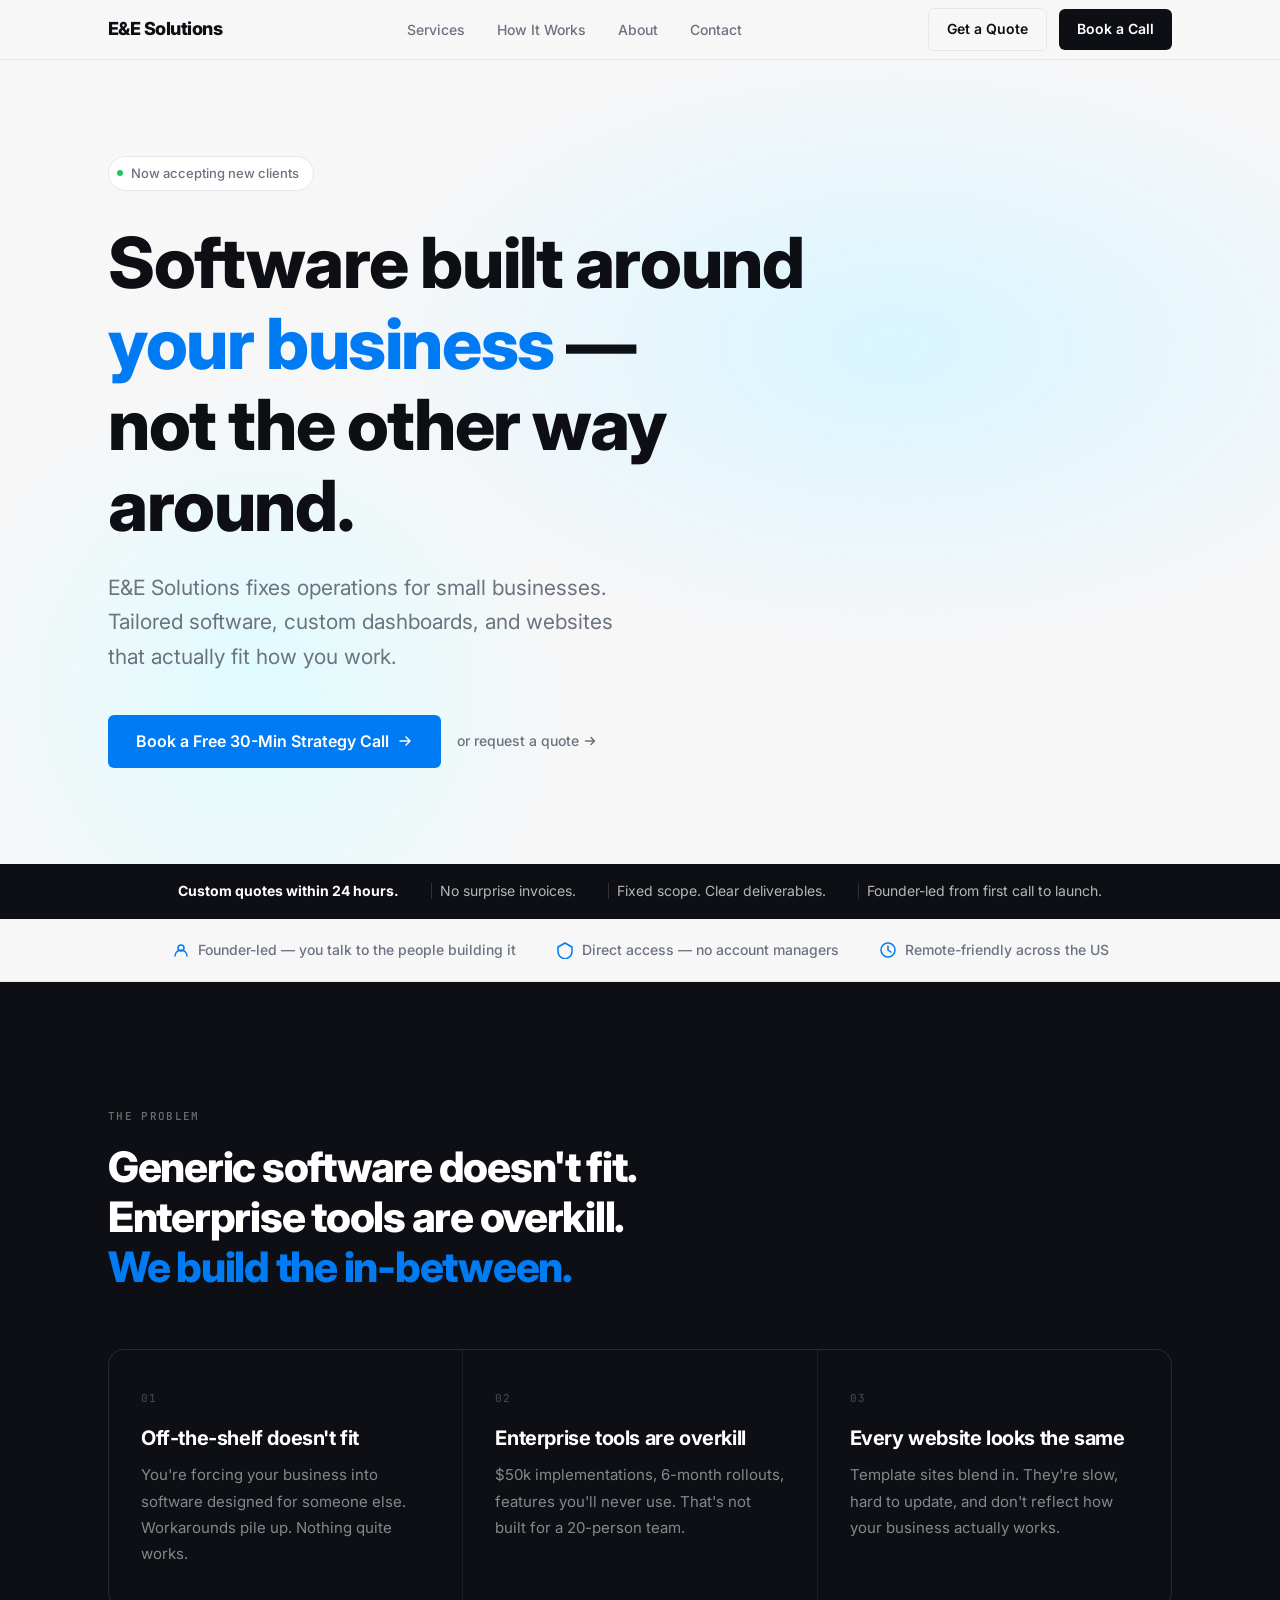
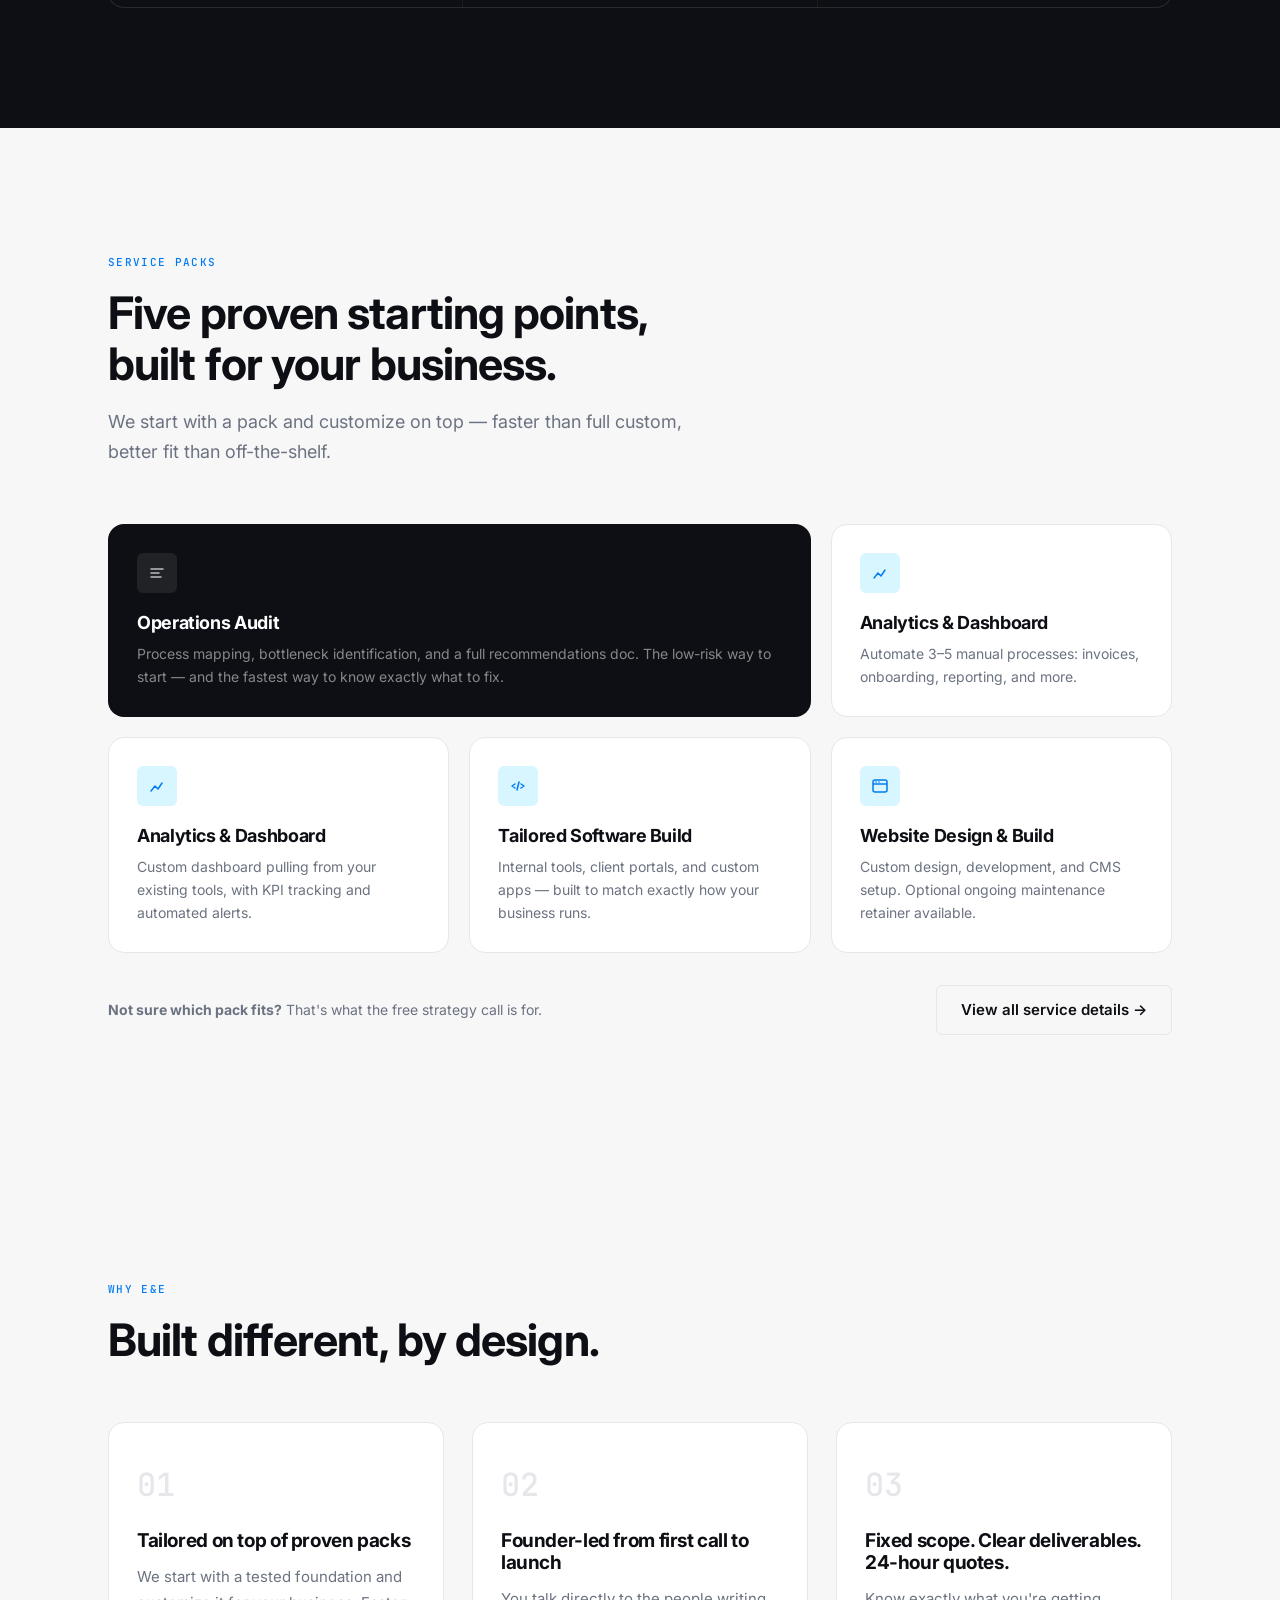
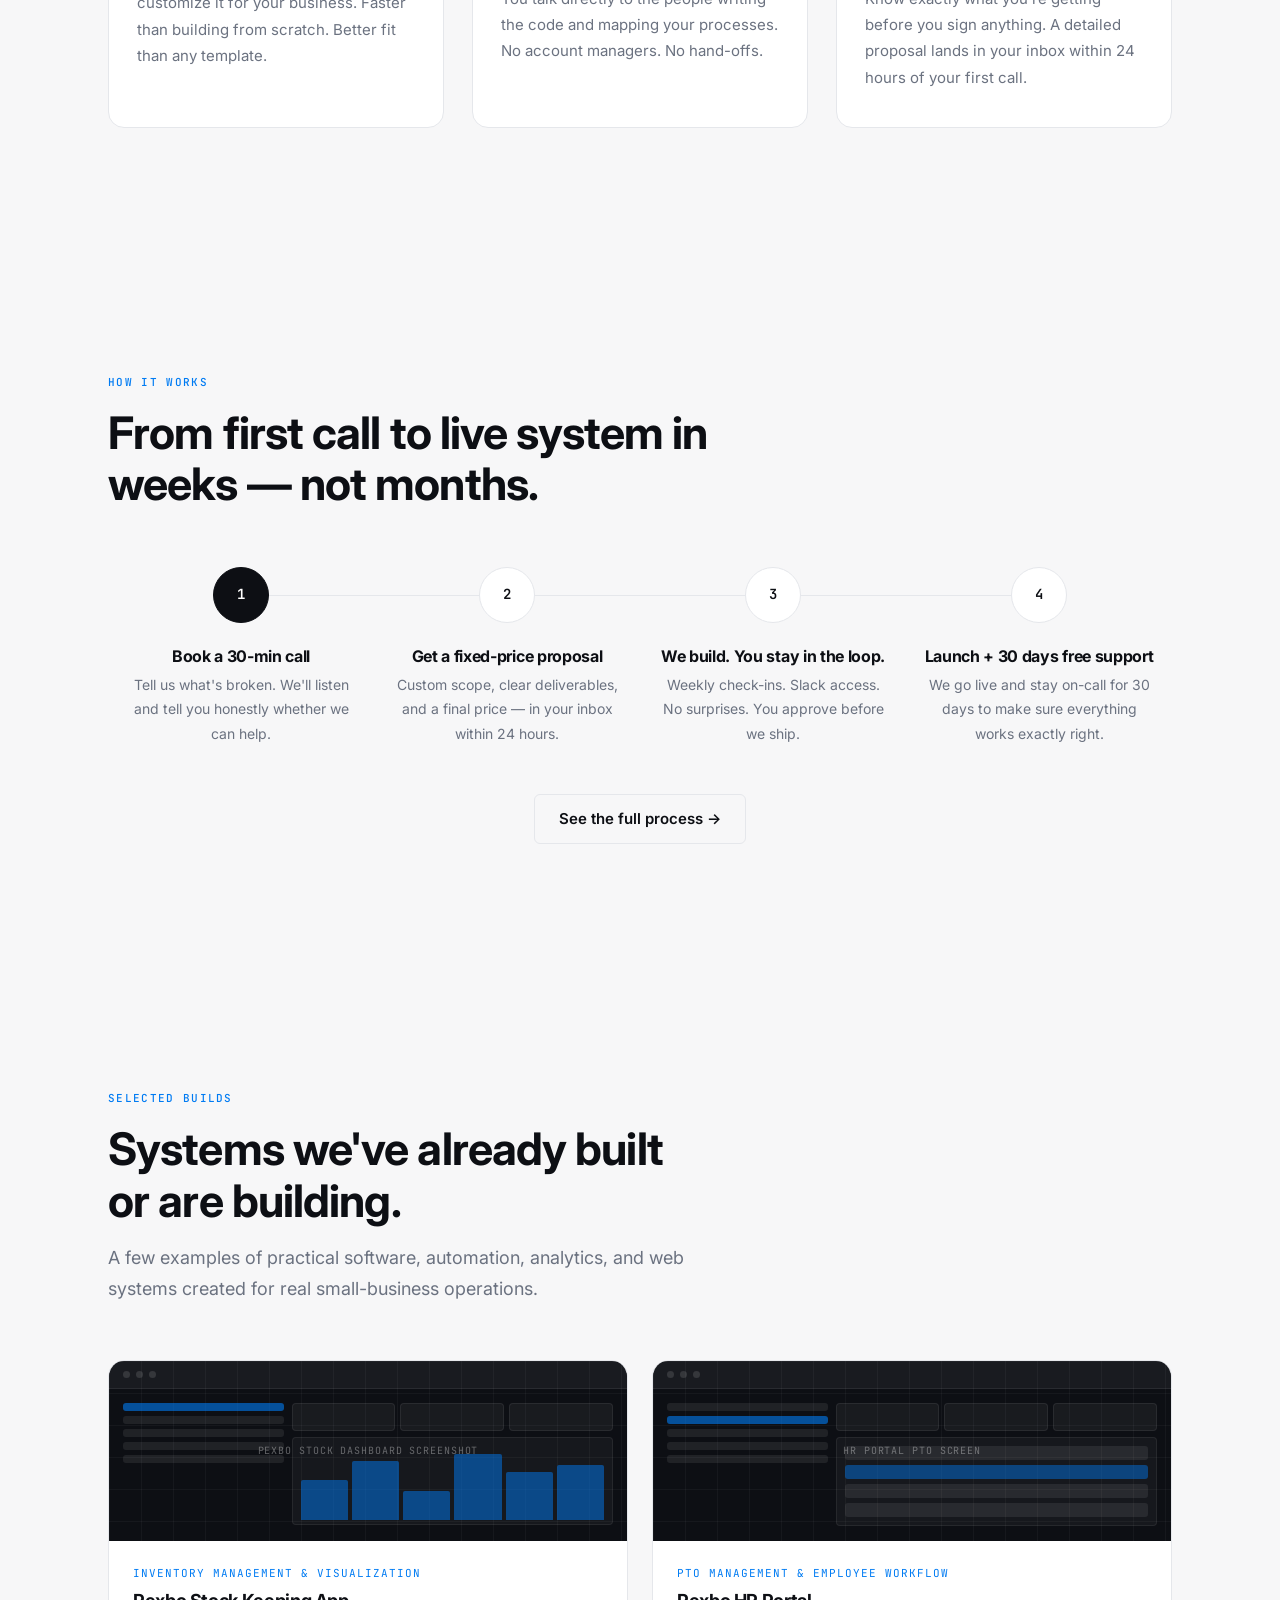
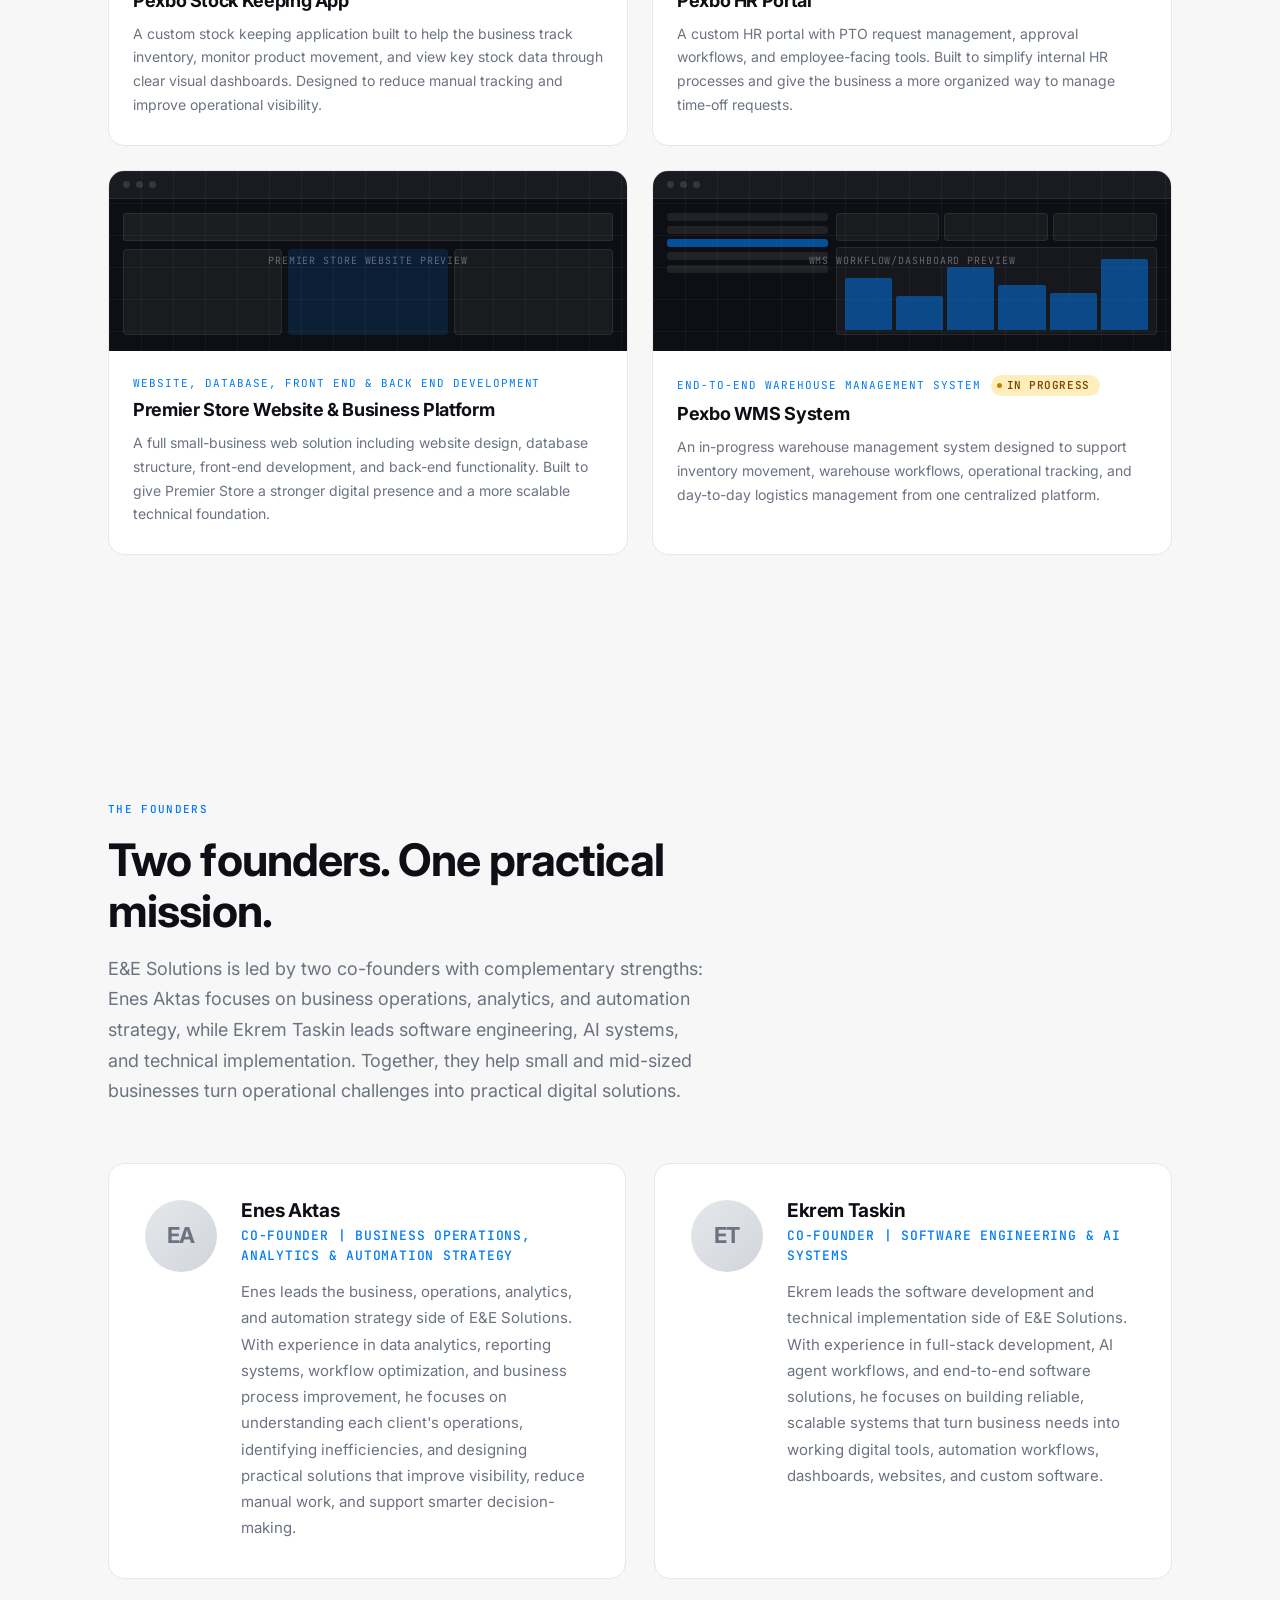
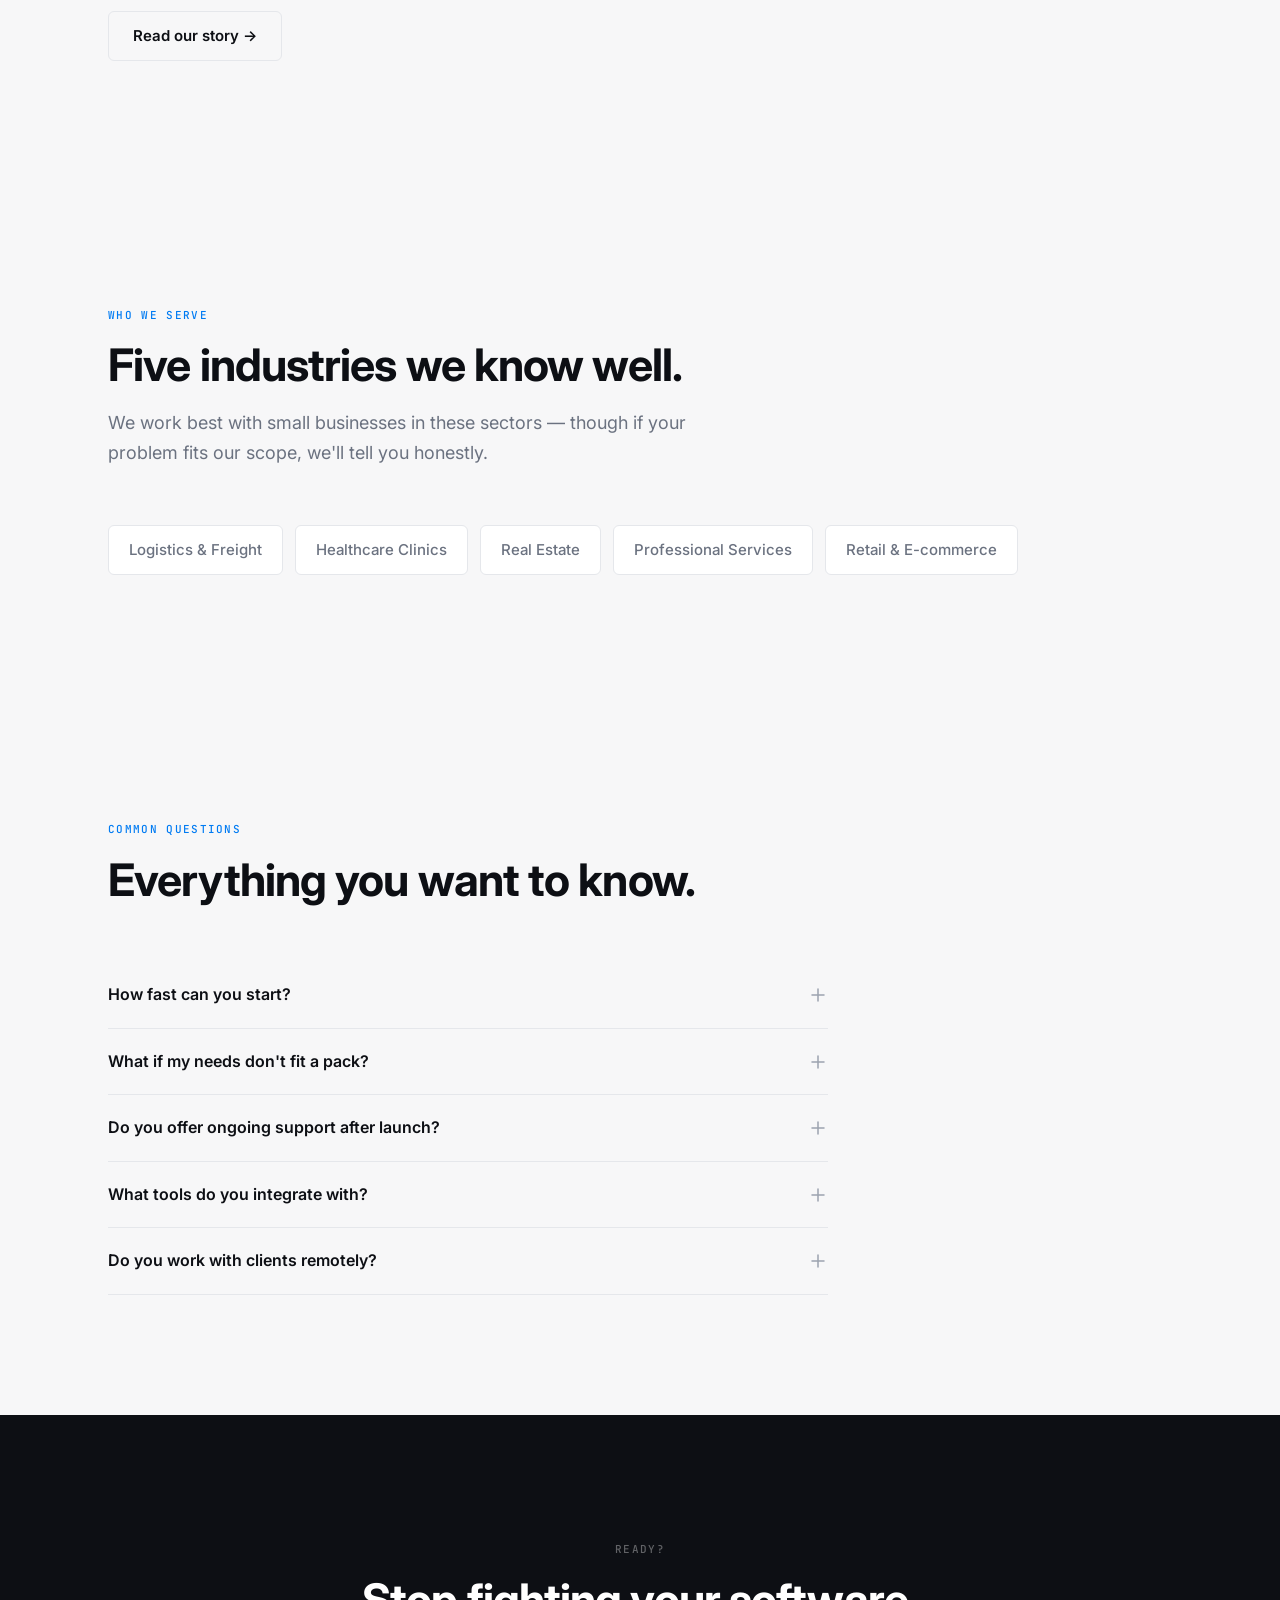
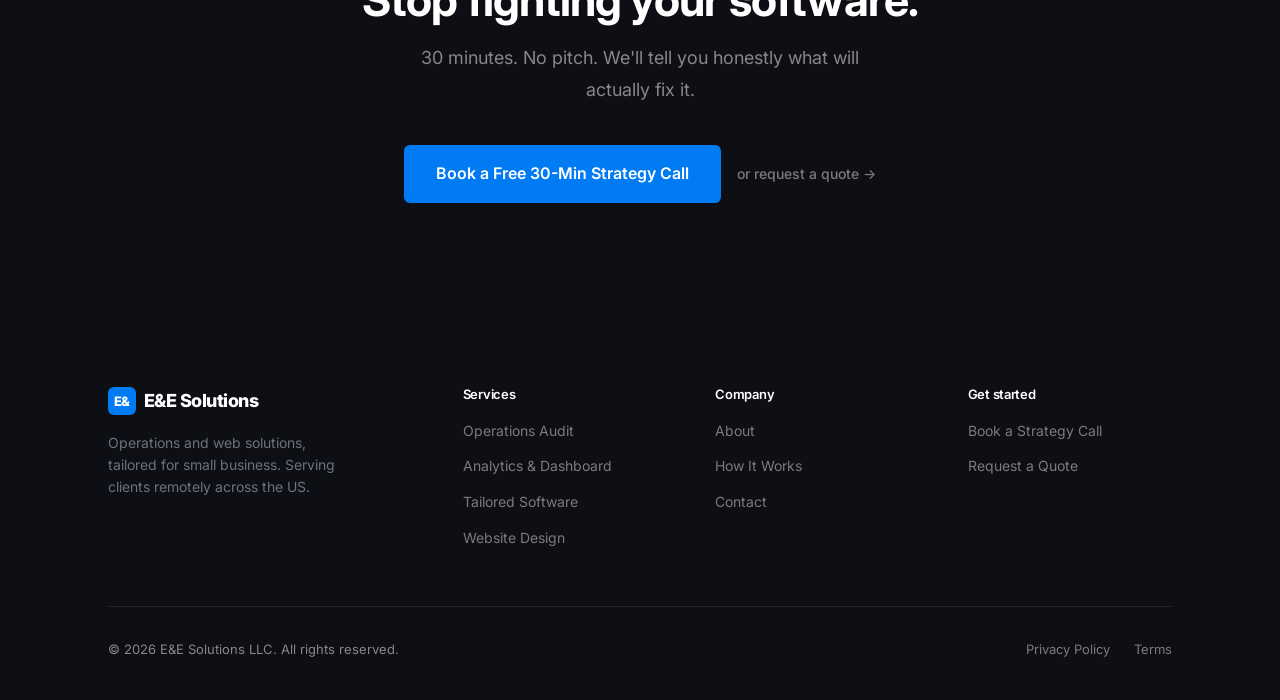
<file: index.html>
<!DOCTYPE html>
<html lang="en">
<head>
  <meta charset="UTF-8" />
  <meta name="viewport" content="width=device-width, initial-scale=1.0" />
  <title>E&E Solutions — Operations & Web Solutions for Small Business</title>
  <meta name="description" content="E&E Solutions helps small businesses fix operations with tailored software, analytics dashboards, and custom websites. Custom quotes within 24 hours." />
  <link rel="stylesheet" href="styles/main.css" />
  <style>
    /* Hero */
    .hero {
      padding-top: calc(60px + 96px);
      padding-bottom: 96px;
      position: relative;
      overflow: hidden;
    }
    .hero-bg {
      position: absolute;
      inset: 0;
      background:
        radial-gradient(ellipse 60% 50% at 70% 40%, oklch(96% 0.05 248) 0%, transparent 70%),
        radial-gradient(ellipse 40% 60% at 20% 80%, oklch(97% 0.03 200) 0%, transparent 60%);
      pointer-events: none;
    }
    .hero-content { position: relative; z-index: 1; }
    .hero-eyebrow {
      display: inline-flex;
      align-items: center;
      gap: 8px;
      background: var(--bg-card);
      border: 1px solid var(--border);
      border-radius: 100px;
      padding: 6px 14px 6px 8px;
      margin-bottom: 32px;
      font-size: 13px;
      font-weight: 500;
      color: var(--fg-muted);
    }
    .hero-eyebrow .dot {
      width: 6px; height: 6px;
      background: #22c55e;
      border-radius: 50%;
      animation: pulse 2s infinite;
    }
    @keyframes pulse {
      0%, 100% { opacity: 1; }
      50% { opacity: 0.4; }
    }
    .hero h1 { max-width: 800px; margin-bottom: 24px; }
    .hero h1 em {
      font-style: normal;
      color: var(--accent);
    }
    .hero-sub {
      font-size: clamp(17px, 2vw, 21px);
      color: var(--fg-muted);
      max-width: 540px;
      margin-bottom: 40px;
      line-height: 1.65;
    }
    .hero-actions {
      display: flex;
      align-items: center;
      gap: 16px;
      flex-wrap: wrap;
    }
    .hero-secondary {
      font-size: 14px;
      color: var(--fg-muted);
      font-weight: 500;
      cursor: pointer;
      transition: color 0.15s;
      text-decoration: none;
      display: inline-flex;
      align-items: center;
      gap: 4px;
    }
    .hero-secondary:hover { color: var(--fg); }

    /* Pricing strip */
    .pricing-strip {
      background: var(--fg);
      color: rgba(255,255,255,0.7);
      padding: 16px 0;
    }
    .pricing-strip-inner {
      display: flex;
      align-items: center;
      justify-content: center;
      gap: 32px;
      flex-wrap: wrap;
      font-size: 14px;
    }
    .pricing-strip-item {
      display: flex;
      align-items: center;
      gap: 8px;
    }
    .pricing-strip-item strong { color: #fff; }
    .pricing-strip-item .sep {
      width: 1px; height: 16px;
      background: rgba(255,255,255,0.15);
    }

    /* Trust strip */
    .trust-strip {
      padding: 20px 0;
      border-bottom: 1px solid var(--border);
    }
    .trust-strip-inner {
      display: flex;
      align-items: center;
      justify-content: center;
      gap: 40px;
      flex-wrap: wrap;
    }
    .trust-item {
      display: flex;
      align-items: center;
      gap: 8px;
      font-size: 14px;
      font-weight: 500;
      color: var(--fg-muted);
    }
    .trust-icon {
      width: 18px; height: 18px;
      color: var(--accent);
    }

    /* Problem section */
    .problem-section {
      background: var(--fg);
      color: #fff;
    }
    .problem-section .section-label { color: rgba(255,255,255,0.4); }
    .problem-grid {
      display: grid;
      grid-template-columns: 1fr 1fr 1fr;
      gap: 1px;
      background: rgba(255,255,255,0.06);
      border: 1px solid rgba(255,255,255,0.06);
      border-radius: var(--r-lg);
      overflow: hidden;
      margin-top: 56px;
    }
    .problem-card {
      padding: 40px 32px;
      background: var(--fg);
      transition: background 0.2s;
    }
    .problem-card:hover { background: #161923; }
    .problem-num {
      font-family: var(--font-mono);
      font-size: 11px;
      letter-spacing: 0.1em;
      color: rgba(255,255,255,0.25);
      margin-bottom: 20px;
    }
    .problem-card h3 { color: #fff; font-size: 20px; margin-bottom: 12px; }
    .problem-card p { color: rgba(255,255,255,0.5); font-size: 15px; }
    .problem-headline {
      font-size: clamp(24px, 3.5vw, 42px);
      font-weight: 800;
      color: #fff;
      letter-spacing: -0.03em;
      line-height: 1.2;
      max-width: 700px;
    }
    .problem-headline em {
      font-style: normal;
      color: var(--accent);
    }

    /* Services section */
    .services-grid {
      display: grid;
      grid-template-columns: repeat(3, 1fr);
      gap: 20px;
    }
    .service-card {
      background: var(--bg-card);
      border: 1px solid var(--border);
      border-radius: var(--r-lg);
      padding: 28px;
      transition: box-shadow 0.2s, transform 0.2s, border-color 0.2s;
      cursor: pointer;
      text-decoration: none;
      display: flex;
      flex-direction: column;
      gap: 0;
    }
    .service-card:hover {
      box-shadow: var(--shadow-md);
      transform: translateY(-3px);
      border-color: var(--accent);
    }
    .service-card.featured {
      grid-column: span 2;
      background: var(--fg);
      border-color: transparent;
    }
    .service-card.featured h3 { color: #fff; }
    .service-card.featured p { color: rgba(255,255,255,0.5); }
    .service-card.featured .service-price { color: rgba(255,255,255,0.6); }
    .service-card.featured .service-price strong { color: #fff; }
    .service-card.featured:hover { border-color: rgba(255,255,255,0.1); }
    .service-icon {
      width: 40px; height: 40px;
      border-radius: var(--r-sm);
      background: var(--accent-soft);
      display: flex;
      align-items: center;
      justify-content: center;
      margin-bottom: 20px;
      color: var(--accent);
    }
    .service-card.featured .service-icon {
      background: rgba(255,255,255,0.08);
      color: rgba(255,255,255,0.7);
    }
    .service-card h3 { font-size: 18px; margin-bottom: 8px; }
    .service-card p { font-size: 14px; line-height: 1.65; flex: 1; }
    .service-price {
      display: flex;
      align-items: baseline;
      gap: 4px;
      margin-top: 20px;
      font-size: 13px;
      color: var(--fg-light);
    }
    .service-price strong { font-size: 18px; font-weight: 700; color: var(--fg); }
    .service-duration {
      display: inline-block;
      margin-top: 8px;
      font-size: 12px;
      font-family: var(--font-mono);
      color: var(--fg-light);
    }
    .service-card.featured .service-duration { color: rgba(255,255,255,0.35); }
    .services-footer {
      margin-top: 32px;
      display: flex;
      align-items: center;
      justify-content: space-between;
    }

    /* Why E&E */
    .why-grid {
      display: grid;
      grid-template-columns: repeat(3, 1fr);
      gap: 28px;
      margin-top: 56px;
    }
    .why-card {
      background: var(--bg-card);
      border: 1px solid var(--border);
      border-radius: var(--r-lg);
      padding: 36px 28px;
    }
    .why-num {
      font-family: var(--font-mono);
      font-size: 32px;
      font-weight: 500;
      color: var(--border);
      margin-bottom: 20px;
    }
    .why-card h3 { font-size: 19px; margin-bottom: 12px; }
    .why-card p { font-size: 15px; }

    /* How it works */
    .hiw-section { background: var(--bg); }
    .steps-row {
      display: grid;
      grid-template-columns: repeat(4, 1fr);
      gap: 0;
      position: relative;
      margin-top: 56px;
    }
    .steps-row::before {
      content: '';
      position: absolute;
      top: 28px;
      left: calc(12.5% + 20px);
      right: calc(12.5% + 20px);
      height: 1px;
      background: var(--border);
    }
    .step {
      padding: 0 16px;
      text-align: center;
    }
    .step-num {
      width: 56px; height: 56px;
      border-radius: 50%;
      background: var(--bg-card);
      border: 1px solid var(--border);
      display: flex;
      align-items: center;
      justify-content: center;
      margin: 0 auto 24px;
      font-family: var(--font-mono);
      font-size: 14px;
      font-weight: 600;
      color: var(--fg);
      position: relative;
      z-index: 1;
    }
    .step:first-child .step-num {
      background: var(--fg);
      color: #fff;
      border-color: var(--fg);
    }
    .step h4 { font-size: 16px; margin-bottom: 8px; }
    .step p { font-size: 14px; }

    /* Founders */
    .founders-section {
      background: var(--bg);
    }
    .founders-grid {
      display: grid;
      grid-template-columns: 1fr 1fr;
      gap: 28px;
      margin-top: 56px;
    }
    .founder-card {
      background: var(--bg-card);
      border: 1px solid var(--border);
      border-radius: var(--r-lg);
      padding: 36px;
      display: flex;
      gap: 24px;
      align-items: flex-start;
    }
    .founder-photo {
      width: 72px; height: 72px;
      border-radius: 50%;
      background: var(--border);
      flex-shrink: 0;
      overflow: hidden;
      position: relative;
    }
    .founder-photo-placeholder {
      width: 100%; height: 100%;
      background: linear-gradient(135deg, var(--border) 0%, #d1d5db 100%);
      display: flex;
      align-items: center;
      justify-content: center;
      font-size: 22px;
      font-weight: 700;
      color: var(--fg-muted);
      letter-spacing: -0.02em;
    }
    .founder-info h3 { font-size: 19px; margin-bottom: 4px; }
    .founder-role {
      font-size: 13px;
      color: var(--accent);
      font-weight: 500;
      font-family: var(--font-mono);
      text-transform: uppercase;
      letter-spacing: 0.06em;
      margin-bottom: 12px;
    }
    .founder-info p { font-size: 15px; }

    /* Pilot Banner */
    .pilot-banner {
      background: var(--accent);
      padding: 24px 0;
    }
    .pilot-inner {
      display: flex;
      align-items: center;
      justify-content: space-between;
      gap: 24px;
      flex-wrap: wrap;
    }
    .pilot-text strong {
      display: block;
      font-size: 18px;
      font-weight: 700;
      color: #fff;
      margin-bottom: 4px;
    }
    .pilot-text p {
      font-size: 14px;
      color: rgba(255,255,255,0.8);
    }
    .pilot-badge {
      display: inline-flex;
      align-items: center;
      gap: 6px;
      background: rgba(255,255,255,0.15);
      color: #fff;
      border-radius: var(--r-sm);
      padding: 4px 12px;
      font-size: 12px;
      font-weight: 700;
      letter-spacing: 0.08em;
      text-transform: uppercase;
      white-space: nowrap;
    }
    .btn-white {
      background: #fff;
      color: var(--fg);
      padding: 12px 24px;
      font-size: 15px;
      font-weight: 600;
      border-radius: var(--r-sm);
      white-space: nowrap;
      transition: all 0.15s;
    }
    .btn-white:hover { opacity: 0.9; transform: translateY(-1px); }

    /* Industries */
    .industries-section { background: var(--bg); }
    .industries-grid {
      display: flex;
      flex-wrap: wrap;
      gap: 12px;
      margin-top: 40px;
    }
    .industry-tag {
      background: var(--bg-card);
      border: 1px solid var(--border);
      border-radius: var(--r-sm);
      padding: 12px 20px;
      font-size: 15px;
      font-weight: 500;
      color: var(--fg-muted);
      cursor: default;
      transition: all 0.15s;
    }
    .industry-tag:hover {
      border-color: var(--accent);
      color: var(--accent);
      background: var(--accent-soft);
    }

    /* Selected Builds */
    .builds-grid {
      display: grid;
      grid-template-columns: repeat(2, 1fr);
      gap: 24px;
      margin-top: 56px;
    }
    .build-card {
      background: var(--bg-card);
      border: 1px solid var(--border);
      border-radius: var(--r-lg);
      overflow: hidden;
      transition: box-shadow 0.2s, transform 0.2s, border-color 0.2s;
    }
    .build-card:hover {
      box-shadow: var(--shadow-md);
      transform: translateY(-3px);
      border-color: oklch(70% 0.12 248);
    }
    .build-img-placeholder {
      height: 180px;
      background: var(--fg);
      position: relative;
      overflow: hidden;
      display: flex;
      align-items: center;
      justify-content: center;
      flex-direction: column;
      gap: 10px;
    }
    .build-img-placeholder .grid-lines {
      position: absolute;
      inset: 0;
      background-image:
        linear-gradient(rgba(255,255,255,0.04) 1px, transparent 1px),
        linear-gradient(90deg, rgba(255,255,255,0.04) 1px, transparent 1px);
      background-size: 32px 32px;
    }
    .build-img-placeholder .mock-bar {
      position: absolute;
      top: 0; left: 0; right: 0;
      height: 28px;
      background: rgba(255,255,255,0.05);
      border-bottom: 1px solid rgba(255,255,255,0.07);
      display: flex;
      align-items: center;
      padding: 0 14px;
      gap: 6px;
    }
    .build-img-placeholder .mock-bar span {
      display: block;
      width: 7px; height: 7px;
      border-radius: 50%;
      background: rgba(255,255,255,0.12);
    }
    .build-img-placeholder .mock-cols {
      position: absolute;
      bottom: 16px; left: 14px; right: 14px;
      top: 42px;
      display: grid;
      grid-template-columns: 1fr 2fr;
      gap: 8px;
    }
    .build-img-placeholder .mock-sidebar {
      display: flex;
      flex-direction: column;
      gap: 5px;
    }
    .build-img-placeholder .mock-sidebar span {
      display: block;
      height: 8px;
      border-radius: 3px;
      background: rgba(255,255,255,0.08);
    }
    .build-img-placeholder .mock-sidebar span.active {
      background: var(--accent);
      opacity: 0.6;
    }
    .build-img-placeholder .mock-main {
      display: flex;
      flex-direction: column;
      gap: 6px;
    }
    .build-img-placeholder .mock-chart {
      flex: 1;
      border-radius: 4px;
      background: rgba(255,255,255,0.04);
      border: 1px solid rgba(255,255,255,0.07);
      display: flex;
      align-items: flex-end;
      padding: 8px 8px 4px;
      gap: 4px;
    }
    .build-img-placeholder .mock-chart .bar {
      flex: 1;
      border-radius: 2px 2px 0 0;
      background: var(--accent);
      opacity: 0.5;
    }
    .build-img-placeholder .mock-stat-row {
      display: grid;
      grid-template-columns: repeat(3, 1fr);
      gap: 5px;
    }
    .build-img-placeholder .mock-stat {
      border-radius: 4px;
      background: rgba(255,255,255,0.05);
      border: 1px solid rgba(255,255,255,0.07);
      height: 28px;
    }
    .build-img-label {
      position: relative;
      z-index: 1;
      font-family: var(--font-mono);
      font-size: 10px;
      letter-spacing: 0.09em;
      text-transform: uppercase;
      color: rgba(255,255,255,0.35);
      text-align: center;
      padding: 0 16px;
      pointer-events: none;
    }
    .build-body {
      padding: 24px 24px 28px;
    }
    .build-category {
      font-family: var(--font-mono);
      font-size: 11px;
      letter-spacing: 0.09em;
      text-transform: uppercase;
      color: var(--accent);
      margin-bottom: 8px;
      display: flex;
      align-items: center;
      gap: 10px;
    }
    .build-status {
      display: inline-flex;
      align-items: center;
      gap: 5px;
      background: oklch(96% 0.07 80);
      color: oklch(45% 0.15 80);
      border-radius: 100px;
      padding: 2px 10px 2px 6px;
      font-size: 11px;
      font-weight: 600;
      font-family: var(--font-mono);
      letter-spacing: 0.05em;
      text-transform: uppercase;
    }
    .build-status .dot {
      width: 5px; height: 5px;
      border-radius: 50%;
      background: oklch(65% 0.18 80);
      animation: pulse 2s infinite;
    }
    .build-card h3 {
      font-size: 18px;
      margin-bottom: 10px;
    }
    .build-card p {
      font-size: 14px;
      color: var(--fg-muted);
      line-height: 1.7;
    }

    @media (max-width: 900px) {
      .builds-grid { grid-template-columns: 1fr; }
    }

    /* FAQ */
    .faq-list { margin-top: 48px; }
    .faq-item {
      border-bottom: 1px solid var(--border);
    }
    .faq-q {
      display: flex;
      align-items: center;
      justify-content: space-between;
      padding: 20px 0;
      cursor: pointer;
      font-size: 16px;
      font-weight: 600;
      color: var(--fg);
      gap: 16px;
      user-select: none;
    }
    .faq-q:hover { color: var(--accent); }
    .faq-icon {
      width: 20px; height: 20px;
      flex-shrink: 0;
      color: var(--fg-light);
      transition: transform 0.2s;
    }
    .faq-item.open .faq-icon { transform: rotate(45deg); }
    .faq-a {
      max-height: 0;
      overflow: hidden;
      transition: max-height 0.3s ease;
    }
    .faq-a-inner {
      padding-bottom: 20px;
      font-size: 15px;
      color: var(--fg-muted);
      line-height: 1.75;
    }
    .faq-item.open .faq-a { max-height: 300px; }

    /* Final CTA */
    .final-cta {
      background: var(--fg);
      text-align: center;
      padding: var(--section-pad) 0;
    }
    .final-cta h2 { color: #fff; margin-bottom: 16px; }
    .final-cta p { font-size: 18px; color: rgba(255,255,255,0.5); max-width: 480px; margin: 0 auto 40px; }
    .final-cta-actions { display: flex; align-items: center; justify-content: center; gap: 16px; flex-wrap: wrap; }

    /* Logos strip */
    .logos-strip { background: var(--bg); }
    .logos-label {
      text-align: center;
      font-size: 12px;
      font-family: var(--font-mono);
      letter-spacing: 0.1em;
      text-transform: uppercase;
      color: var(--fg-light);
      margin-bottom: 28px;
    }
    .logos-row {
      display: flex;
      align-items: center;
      justify-content: center;
      gap: 40px;
      flex-wrap: wrap;
    }
    .logo-placeholder {
      height: 28px;
      background: var(--border);
      border-radius: 4px;
      opacity: 0.5;
    }

    /* Responsive */
    @media (max-width: 900px) {
      .services-grid { grid-template-columns: 1fr 1fr; }
      .service-card.featured { grid-column: span 2; }
      .why-grid { grid-template-columns: 1fr 1fr; }
      .steps-row { grid-template-columns: 1fr 1fr; gap: 32px; }
      .steps-row::before { display: none; }
      .founders-grid { grid-template-columns: 1fr; }
      .testimonials-grid { grid-template-columns: 1fr 1fr; }
      .problem-grid { grid-template-columns: 1fr; }
    }
    @media (max-width: 640px) {
      .services-grid { grid-template-columns: 1fr; }
      .service-card.featured { grid-column: span 1; }
      .why-grid { grid-template-columns: 1fr; }
      .steps-row { grid-template-columns: 1fr; }
      .testimonials-grid { grid-template-columns: 1fr; }
      .pilot-inner { flex-direction: column; align-items: flex-start; }
      .founders-grid { grid-template-columns: 1fr; }
      .founder-card { flex-direction: column; }
    }
  </style>
</head>
<body>

<!-- NAV -->
<nav class="nav">
  <div class="nav-inner">
    <a href="index.html" class="nav-logo">
      E&E Solutions
    </a>
    <ul class="nav-links">
      <li><a href="services.html">Services</a></li>
      <li><a href="how-it-works.html">How It Works</a></li>
      <li><a href="about.html">About</a></li>
      <li><a href="contact.html">Contact</a></li>
    </ul>
    <div class="nav-cta">
      <a href="quote.html" class="btn btn-outline" style="padding:9px 18px;font-size:14px;">Get a Quote</a>
      <a href="book-a-call.html" class="btn btn-primary" style="padding:9px 18px;font-size:14px;">Book a Call</a>
    </div>
    <button class="hamburger" onclick="toggleMenu()" aria-label="Menu">
      <span></span><span></span><span></span>
    </button>
  </div>
</nav>
<div class="mobile-menu" id="mobileMenu">
  <a href="services.html">Services</a>
  <a href="how-it-works.html">How It Works</a>
  <a href="about.html">About</a>
  <a href="contact.html">Contact</a>
  <a href="quote.html">Get a Quote</a>
  <a href="book-a-call.html" style="color:var(--accent);font-weight:600;">Book a Call →</a>
</div>

<!-- HERO -->
<section class="hero">
  <div class="hero-bg"></div>
  <div class="container hero-content">
    <div class="hero-eyebrow">
      <span class="dot"></span>
      Now accepting new clients
    </div>
    <h1>Software built around<br/><em>your business</em> —<br/>not the other way around.</h1>
    <p class="hero-sub">E&E Solutions fixes operations for small businesses. Tailored software, custom dashboards, and websites that actually fit how you work.</p>
    <div class="hero-actions">
      <a href="book-a-call.html" class="btn btn-accent">
        Book a Free 30-Min Strategy Call
        <svg width="16" height="16" viewBox="0 0 16 16" fill="none"><path d="M3 8h10M9 4l4 4-4 4" stroke="currentColor" stroke-width="1.5" stroke-linecap="round" stroke-linejoin="round"/></svg>
      </a>
      <a href="quote.html" class="hero-secondary">
        or request a quote
        <svg width="14" height="14" viewBox="0 0 14 14" fill="none"><path d="M2.5 7h9M8 3.5L11.5 7 8 10.5" stroke="currentColor" stroke-width="1.5" stroke-linecap="round" stroke-linejoin="round"/></svg>
      </a>
    </div>
  </div>
</section>

<!-- PROMISE STRIP -->
<div class="pricing-strip">
  <div class="container">
    <div class="pricing-strip-inner">
      <div class="pricing-strip-item">
        <strong>Custom quotes within 24 hours.</strong>
      </div>
      <div class="pricing-strip-item">
        <div class="sep"></div>
        No surprise invoices.
      </div>
      <div class="pricing-strip-item">
        <div class="sep"></div>
        Fixed scope. Clear deliverables.
      </div>
      <div class="pricing-strip-item">
        <div class="sep"></div>
        Founder-led from first call to launch.
      </div>
    </div>
  </div>
</div>

<!-- TRUST STRIP -->
<div class="trust-strip">
  <div class="container">
    <div class="trust-strip-inner">
      <div class="trust-item">
        <svg class="trust-icon" viewBox="0 0 18 18" fill="none"><circle cx="9" cy="7" r="3" stroke="currentColor" stroke-width="1.5"/><path d="M3 15c0-3.314 2.686-6 6-6s6 2.686 6 6" stroke="currentColor" stroke-width="1.5" stroke-linecap="round"/></svg>
        Founder-led — you talk to the people building it
      </div>
      <div class="trust-item">
        <svg class="trust-icon" viewBox="0 0 18 18" fill="none"><path d="M9 2L2 6v4c0 4 3 7 7 8 4-1 7-4 7-8V6L9 2z" stroke="currentColor" stroke-width="1.5" stroke-linecap="round" stroke-linejoin="round"/></svg>
        Direct access — no account managers
      </div>
      <div class="trust-item">
        <svg class="trust-icon" viewBox="0 0 18 18" fill="none"><circle cx="9" cy="9" r="7" stroke="currentColor" stroke-width="1.5"/><path d="M9 5v4l3 2" stroke="currentColor" stroke-width="1.5" stroke-linecap="round"/></svg>
        Remote-friendly across the US
      </div>
    </div>
  </div>
</div>



<!-- PROBLEM SECTION -->
<section class="problem-section">
  <div class="container">
    <span class="section-label">The problem</span>
    <p class="problem-headline">Generic software doesn't fit.<br/>Enterprise tools are overkill.<br/><em>We build the in-between.</em></p>
    <div class="problem-grid reveal">
      <div class="problem-card">
        <div class="problem-num">01</div>
        <h3>Off-the-shelf doesn't fit</h3>
        <p>You're forcing your business into software designed for someone else. Workarounds pile up. Nothing quite works.</p>
      </div>
      <div class="problem-card">
        <div class="problem-num">02</div>
        <h3>Enterprise tools are overkill</h3>
        <p>$50k implementations, 6-month rollouts, features you'll never use. That's not built for a 20-person team.</p>
      </div>
      <div class="problem-card">
        <div class="problem-num">03</div>
        <h3>Every website looks the same</h3>
        <p>Template sites blend in. They're slow, hard to update, and don't reflect how your business actually works.</p>
      </div>
    </div>
  </div>
</section>

<!-- SERVICE PACKS -->
<section>
  <div class="container">
    <span class="section-label">Service packs</span>
    <div class="section-head">
      <h2>Five proven starting points, built for your business.</h2>
      <p>We start with a pack and customize on top — faster than full custom, better fit than off-the-shelf.</p>
    </div>
    <div class="services-grid reveal">

      <a class="service-card featured" href="services.html#operations-audit">
        <div class="service-icon">
          <svg width="20" height="20" viewBox="0 0 20 20" fill="none"><path d="M4 6h12M4 10h8M4 14h10" stroke="currentColor" stroke-width="1.5" stroke-linecap="round"/></svg>
        </div>
        <h3>Operations Audit</h3>
        <p>Process mapping, bottleneck identification, and a full recommendations doc. The low-risk way to start — and the fastest way to know exactly what to fix.</p>

      </a>

      <a class="service-card" href="services.html#analytics-dashboard">
        <div class="service-icon">
          <svg width="20" height="20" viewBox="0 0 20 20" fill="none"><path d="M4 15l4-5 3 3 4-6" stroke="currentColor" stroke-width="1.5" stroke-linecap="round" stroke-linejoin="round"/></svg>
        </div>
        <h3>Analytics & Dashboard</h3>
        <p>Automate 3–5 manual processes: invoices, onboarding, reporting, and more.</p>

      </a>

      <a class="service-card" href="services.html#analytics-dashboard">
        <div class="service-icon">
          <svg width="20" height="20" viewBox="0 0 20 20" fill="none"><path d="M4 15l4-5 3 3 4-6" stroke="currentColor" stroke-width="1.5" stroke-linecap="round" stroke-linejoin="round"/></svg>
        </div>
        <h3>Analytics & Dashboard</h3>
        <p>Custom dashboard pulling from your existing tools, with KPI tracking and automated alerts.</p>

      </a>

      <a class="service-card" href="services.html#tailored-software">
        <div class="service-icon">
          <svg width="20" height="20" viewBox="0 0 20 20" fill="none"><path d="M7 8l-3 2 3 2M13 8l3 2-3 2M11 6l-2 8" stroke="currentColor" stroke-width="1.5" stroke-linecap="round" stroke-linejoin="round"/></svg>
        </div>
        <h3>Tailored Software Build</h3>
        <p>Internal tools, client portals, and custom apps — built to match exactly how your business runs.</p>

      </a>

      <a class="service-card" href="services.html#website-design">
        <div class="service-icon">
          <svg width="20" height="20" viewBox="0 0 20 20" fill="none"><rect x="3" y="4" width="14" height="12" rx="2" stroke="currentColor" stroke-width="1.5"/><path d="M3 8h14" stroke="currentColor" stroke-width="1.5"/><circle cx="6" cy="6" r="0.8" fill="currentColor"/><circle cx="9" cy="6" r="0.8" fill="currentColor"/></svg>
        </div>
        <h3>Website Design & Build</h3>
        <p>Custom design, development, and CMS setup. Optional ongoing maintenance retainer available.</p>

      </a>

    </div>
    <div class="services-footer">
      <p style="font-size:14px;"><strong>Not sure which pack fits?</strong> That's what the free strategy call is for.</p>
      <a href="services.html" class="btn btn-outline">View all service details →</a>
    </div>
  </div>
</section>



<!-- WHY E&E -->
<section>
  <div class="container">
    <span class="section-label">Why E&E</span>
    <div class="section-head">
      <h2>Built different, by design.</h2>
    </div>
    <div class="why-grid reveal">
      <div class="why-card">
        <div class="why-num">01</div>
        <h3>Tailored on top of proven packs</h3>
        <p>We start with a tested foundation and customize it for your business. Faster than building from scratch. Better fit than any template.</p>
      </div>
      <div class="why-card">
        <div class="why-num">02</div>
        <h3>Founder-led from first call to launch</h3>
        <p>You talk directly to the people writing the code and mapping your processes. No account managers. No hand-offs.</p>
      </div>
      <div class="why-card">
        <div class="why-num">03</div>
        <h3>Fixed scope. Clear deliverables. 24-hour quotes.</h3>
        <p>Know exactly what you're getting before you sign anything. A detailed proposal lands in your inbox within 24 hours of your first call.</p>
      </div>
    </div>
  </div>
</section>

<!-- HOW IT WORKS -->
<section class="hiw-section">
  <div class="container">
    <span class="section-label">How it works</span>
    <div class="section-head">
      <h2>From first call to live system in weeks — not months.</h2>
    </div>
    <div class="steps-row reveal">
      <div class="step">
        <div class="step-num">1</div>
        <h4>Book a 30-min call</h4>
        <p>Tell us what's broken. We'll listen and tell you honestly whether we can help.</p>
      </div>
      <div class="step">
        <div class="step-num">2</div>
        <h4>Get a fixed-price proposal</h4>
        <p>Custom scope, clear deliverables, and a final price — in your inbox within 24 hours.</p>
      </div>
      <div class="step">
        <div class="step-num">3</div>
        <h4>We build. You stay in the loop.</h4>
        <p>Weekly check-ins. Slack access. No surprises. You approve before we ship.</p>
      </div>
      <div class="step">
        <div class="step-num">4</div>
        <h4>Launch + 30 days free support</h4>
        <p>We go live and stay on-call for 30 days to make sure everything works exactly right.</p>
      </div>
    </div>
    <div style="text-align:center;margin-top:48px;">
      <a href="how-it-works.html" class="btn btn-outline">See the full process →</a>
    </div>
  </div>
</section>

<!-- SELECTED BUILDS -->
<section>
  <div class="container">
    <span class="section-label">Selected builds</span>
    <div class="section-head">
      <h2>Systems we've already built or are building.</h2>
      <p>A few examples of practical software, automation, analytics, and web systems created for real small-business operations.</p>
    </div>
    <div class="builds-grid reveal">

      <!-- Card 1: Pexbo Stock Keeping App -->
      <div class="build-card">
        <div class="build-img-placeholder">
          <div class="grid-lines"></div>
          <div class="mock-bar"><span></span><span></span><span></span></div>
          <div class="mock-cols">
            <div class="mock-sidebar">
              <span class="active"></span>
              <span></span><span></span><span></span><span></span>
            </div>
            <div class="mock-main">
              <div class="mock-stat-row">
                <div class="mock-stat"></div>
                <div class="mock-stat"></div>
                <div class="mock-stat"></div>
              </div>
              <div class="mock-chart">
                <div class="bar" style="height:55%"></div>
                <div class="bar" style="height:80%"></div>
                <div class="bar" style="height:40%"></div>
                <div class="bar" style="height:90%"></div>
                <div class="bar" style="height:65%"></div>
                <div class="bar" style="height:75%"></div>
              </div>
            </div>
          </div>
          <span class="build-img-label">Pexbo stock dashboard screenshot</span>
        </div>
        <div class="build-body">
          <div class="build-category">Inventory Management &amp; Visualization</div>
          <h3>Pexbo Stock Keeping App</h3>
          <p>A custom stock keeping application built to help the business track inventory, monitor product movement, and view key stock data through clear visual dashboards. Designed to reduce manual tracking and improve operational visibility.</p>
        </div>
      </div>

      <!-- Card 2: Pexbo HR Portal -->
      <div class="build-card">
        <div class="build-img-placeholder">
          <div class="grid-lines"></div>
          <div class="mock-bar"><span></span><span></span><span></span></div>
          <div class="mock-cols">
            <div class="mock-sidebar">
              <span></span>
              <span class="active"></span>
              <span></span><span></span><span></span>
            </div>
            <div class="mock-main">
              <div class="mock-stat-row">
                <div class="mock-stat"></div>
                <div class="mock-stat"></div>
                <div class="mock-stat"></div>
              </div>
              <div class="mock-chart" style="flex-direction:column;align-items:stretch;gap:5px;padding:8px;">
                <div style="height:14px;border-radius:3px;background:rgba(255,255,255,0.08);"></div>
                <div style="height:14px;border-radius:3px;background:var(--accent);opacity:0.45;"></div>
                <div style="height:14px;border-radius:3px;background:rgba(255,255,255,0.08);"></div>
                <div style="height:14px;border-radius:3px;background:rgba(255,255,255,0.08);"></div>
              </div>
            </div>
          </div>
          <span class="build-img-label">HR portal PTO screen</span>
        </div>
        <div class="build-body">
          <div class="build-category">PTO Management &amp; Employee Workflow</div>
          <h3>Pexbo HR Portal</h3>
          <p>A custom HR portal with PTO request management, approval workflows, and employee-facing tools. Built to simplify internal HR processes and give the business a more organized way to manage time-off requests.</p>
        </div>
      </div>

      <!-- Card 3: Premier Store -->
      <div class="build-card">
        <div class="build-img-placeholder">
          <div class="grid-lines"></div>
          <div class="mock-bar"><span></span><span></span><span></span></div>
          <div class="mock-cols" style="grid-template-columns:1fr;">
            <div class="mock-main" style="gap:8px;">
              <div style="height:28px;border-radius:3px;background:rgba(255,255,255,0.06);border:1px solid rgba(255,255,255,0.07);"></div>
              <div style="display:grid;grid-template-columns:repeat(3,1fr);gap:6px;flex:1;">
                <div style="border-radius:4px;background:rgba(255,255,255,0.05);border:1px solid rgba(255,255,255,0.07);"></div>
                <div style="border-radius:4px;background:var(--accent);opacity:0.15;border:1px solid rgba(255,255,255,0.07);"></div>
                <div style="border-radius:4px;background:rgba(255,255,255,0.05);border:1px solid rgba(255,255,255,0.07);"></div>
              </div>
            </div>
          </div>
          <span class="build-img-label">Premier Store website preview</span>
        </div>
        <div class="build-body">
          <div class="build-category">Website, Database, Front End &amp; Back End Development</div>
          <h3>Premier Store Website &amp; Business Platform</h3>
          <p>A full small-business web solution including website design, database structure, front-end development, and back-end functionality. Built to give Premier Store a stronger digital presence and a more scalable technical foundation.</p>
        </div>
      </div>

      <!-- Card 4: Pexbo WMS -->
      <div class="build-card">
        <div class="build-img-placeholder">
          <div class="grid-lines"></div>
          <div class="mock-bar"><span></span><span></span><span></span></div>
          <div class="mock-cols">
            <div class="mock-sidebar">
              <span></span><span></span>
              <span class="active"></span>
              <span></span><span></span>
            </div>
            <div class="mock-main">
              <div class="mock-stat-row">
                <div class="mock-stat"></div>
                <div class="mock-stat"></div>
                <div class="mock-stat"></div>
              </div>
              <div class="mock-chart">
                <div class="bar" style="height:70%"></div>
                <div class="bar" style="height:45%"></div>
                <div class="bar" style="height:85%"></div>
                <div class="bar" style="height:60%"></div>
                <div class="bar" style="height:50%"></div>
                <div class="bar" style="height:95%"></div>
              </div>
            </div>
          </div>
          <span class="build-img-label">WMS workflow/dashboard preview</span>
        </div>
        <div class="build-body">
          <div class="build-category">
            End-to-End Warehouse Management System
            <span class="build-status"><span class="dot"></span>In progress</span>
          </div>
          <h3>Pexbo WMS System</h3>
          <p>An in-progress warehouse management system designed to support inventory movement, warehouse workflows, operational tracking, and day-to-day logistics management from one centralized platform.</p>
        </div>
      </div>

    </div>
  </div>
</section>

<!-- FOUNDERS -->
<section class="founders-section">
  <div class="container">
    <span class="section-label">The founders</span>
    <div class="section-head">
      <h2>Two founders. One practical mission.</h2>
      <p>E&E Solutions is led by two co-founders with complementary strengths: Enes Aktas focuses on business operations, analytics, and automation strategy, while Ekrem Taskin leads software engineering, AI systems, and technical implementation. Together, they help small and mid-sized businesses turn operational challenges into practical digital solutions.</p>
    </div>
    <div class="founders-grid reveal">
      <div class="founder-card">
        <div class="founder-photo">
          <div class="founder-photo-placeholder">EA</div>
        </div>
        <div class="founder-info">
          <h3>Enes Aktas</h3>
          <div class="founder-role">Co-Founder | Business Operations, Analytics &amp; Automation Strategy</div>
          <p>Enes leads the business, operations, analytics, and automation strategy side of E&E Solutions. With experience in data analytics, reporting systems, workflow optimization, and business process improvement, he focuses on understanding each client's operations, identifying inefficiencies, and designing practical solutions that improve visibility, reduce manual work, and support smarter decision-making.</p>
        </div>
      </div>
      <div class="founder-card">
        <div class="founder-photo">
          <div class="founder-photo-placeholder">ET</div>
        </div>
        <div class="founder-info">
          <h3>Ekrem Taskin</h3>
          <div class="founder-role">Co-Founder | Software Engineering &amp; AI Systems</div>
          <p>Ekrem leads the software development and technical implementation side of E&E Solutions. With experience in full-stack development, AI agent workflows, and end-to-end software solutions, he focuses on building reliable, scalable systems that turn business needs into working digital tools, automation workflows, dashboards, websites, and custom software.</p>
        </div>
      </div>
    </div>
    <div style="margin-top:32px;">
      <a href="about.html" class="btn btn-outline">Read our story →</a>
    </div>
  </div>
</section>

<!-- INDUSTRIES -->
<section class="industries-section">
  <div class="container">
    <span class="section-label">Who we serve</span>
    <div class="section-head">
      <h2>Five industries we know well.</h2>
      <p>We work best with small businesses in these sectors — though if your problem fits our scope, we'll tell you honestly.</p>
    </div>
    <div class="industries-grid reveal">
      <div class="industry-tag">Logistics & Freight</div>
      <div class="industry-tag">Healthcare Clinics</div>
      <div class="industry-tag">Real Estate</div>
      <div class="industry-tag">Professional Services</div>
      <div class="industry-tag">Retail & E-commerce</div>
    </div>
  </div>
</section>

<!-- FAQ -->
<section style="background:var(--bg);">
  <div class="container">
    <span class="section-label">Common questions</span>
    <div class="section-head">
      <h2>Everything you want to know.</h2>
    </div>
    <div class="faq-list reveal" style="max-width:720px;">
      <div class="faq-item">
        <div class="faq-q" onclick="toggleFaq(this)">
          How fast can you start?
          <svg class="faq-icon" viewBox="0 0 20 20" fill="none"><path d="M10 4v12M4 10h12" stroke="currentColor" stroke-width="1.5" stroke-linecap="round"/></svg>
        </div>
        <div class="faq-a"><div class="faq-a-inner">For most projects, we can start within 1–2 weeks of signing. The Operations Audit can begin as fast as 3 days after kickoff. We'll confirm your exact start date in the proposal.</div></div>
      </div>
      <div class="faq-item">
        <div class="faq-q" onclick="toggleFaq(this)">
          What if my needs don't fit a pack?
          <svg class="faq-icon" viewBox="0 0 20 20" fill="none"><path d="M10 4v12M4 10h12" stroke="currentColor" stroke-width="1.5" stroke-linecap="round"/></svg>
        </div>
        <div class="faq-a"><div class="faq-a-inner">The packs are starting points, not rigid boxes. We scope every project custom — if your needs overlap multiple packs or fall outside them, we'll put together a proposal that fits exactly what you need. Book a call and we'll figure it out together.</div></div>
      </div>
      <div class="faq-item">
        <div class="faq-q" onclick="toggleFaq(this)">
          Do you offer ongoing support after launch?
          <svg class="faq-icon" viewBox="0 0 20 20" fill="none"><path d="M10 4v12M4 10h12" stroke="currentColor" stroke-width="1.5" stroke-linecap="round"/></svg>
        </div>
        <div class="faq-a"><div class="faq-a-inner">Every project includes 30 days of free support after launch. After that, we offer optional ongoing retainers covering maintenance, updates, and priority support. Retainer pricing is scoped per project.</div></div>
      </div>
      <div class="faq-item">
        <div class="faq-q" onclick="toggleFaq(this)">
          What tools do you integrate with?
          <svg class="faq-icon" viewBox="0 0 20 20" fill="none"><path d="M10 4v12M4 10h12" stroke="currentColor" stroke-width="1.5" stroke-linecap="round"/></svg>
        </div>
        <div class="faq-a"><div class="faq-a-inner">We work with most common business tools: QuickBooks, HubSpot, Salesforce, Airtable, Notion, Slack, Google Workspace, Zapier, and many more. We'll ask about your stack in the strategy call and confirm feasibility before scoping.</div></div>
      </div>
      <div class="faq-item">
        <div class="faq-q" onclick="toggleFaq(this)">
          Do you work with clients remotely?
          <svg class="faq-icon" viewBox="0 0 20 20" fill="none"><path d="M10 4v12M4 10h12" stroke="currentColor" stroke-width="1.5" stroke-linecap="round"/></svg>
        </div>
        <div class="faq-a"><div class="faq-a-inner">Yes — 100% remote, and we serve clients across the US. We collaborate via video calls, Slack, and Loom updates. No travel needed, no location limitations.</div></div>
      </div>
    </div>
  </div>
</section>

<!-- FINAL CTA -->
<section class="final-cta">
  <div class="container">
    <span class="section-label" style="color:rgba(255,255,255,0.35);">Ready?</span>
    <h2>Stop fighting your software.</h2>
    <p>30 minutes. No pitch. We'll tell you honestly what will actually fix it.</p>
    <div class="final-cta-actions">
      <a href="book-a-call.html" class="btn btn-accent" style="font-size:16px;padding:16px 32px;">Book a Free 30-Min Strategy Call</a>
      <a href="quote.html" style="font-size:14px;color:rgba(255,255,255,0.45);font-weight:500;transition:color 0.15s;" onmouseover="this.style.color='rgba(255,255,255,0.8)'" onmouseout="this.style.color='rgba(255,255,255,0.45)'">or request a quote →</a>
    </div>
  </div>
</section>

<!-- FOOTER -->
<footer class="footer">
  <div class="container">
    <div class="footer-grid">
      <div class="footer-brand">
        <div class="footer-logo">
          <div class="footer-logo-mark">E&</div>
          E&E Solutions
        </div>
        <p class="footer-tagline">Operations and web solutions, tailored for small business. Serving clients remotely across the US.</p>
      </div>
      <div class="footer-col">
        <h4>Services</h4>
        <ul>
          <li><a href="services.html#operations-audit">Operations Audit</a></li>
          <li><a href="services.html#analytics-dashboard">Analytics & Dashboard</a></li>
          <li><a href="services.html#tailored-software">Tailored Software</a></li>
          <li><a href="services.html#website-design">Website Design</a></li>
        </ul>
      </div>
      <div class="footer-col">
        <h4>Company</h4>
        <ul>
          <li><a href="about.html">About</a></li>
          <li><a href="how-it-works.html">How It Works</a></li>
          <li><a href="contact.html">Contact</a></li>
        </ul>
      </div>
      <div class="footer-col">
        <h4>Get started</h4>
        <ul>
          <li><a href="book-a-call.html">Book a Strategy Call</a></li>
          <li><a href="quote.html">Request a Quote</a></li>
        </ul>
      </div>
    </div>
    <div class="footer-bottom">
      <span>© 2026 E&E Solutions LLC. All rights reserved.</span>
      <div style="display:flex;gap:24px;">
        <a href="#">Privacy Policy</a>
        <a href="#">Terms</a>
      </div>
    </div>
  </div>
</footer>

<script>
  // Mobile menu
  function toggleMenu() {
    document.getElementById('mobileMenu').classList.toggle('open');
  }

  // FAQ accordion
  function toggleFaq(el) {
    const item = el.closest('.faq-item');
    const isOpen = item.classList.contains('open');
    document.querySelectorAll('.faq-item.open').forEach(i => i.classList.remove('open'));
    if (!isOpen) item.classList.add('open');
  }

  // Scroll reveal
  const observer = new IntersectionObserver((entries) => {
    entries.forEach(e => {
      if (e.isIntersecting) { e.target.classList.add('visible'); }
    });
  }, { threshold: 0.1 });
  document.querySelectorAll('.reveal').forEach(el => observer.observe(el));
</script>
</body>
</html>
</file>
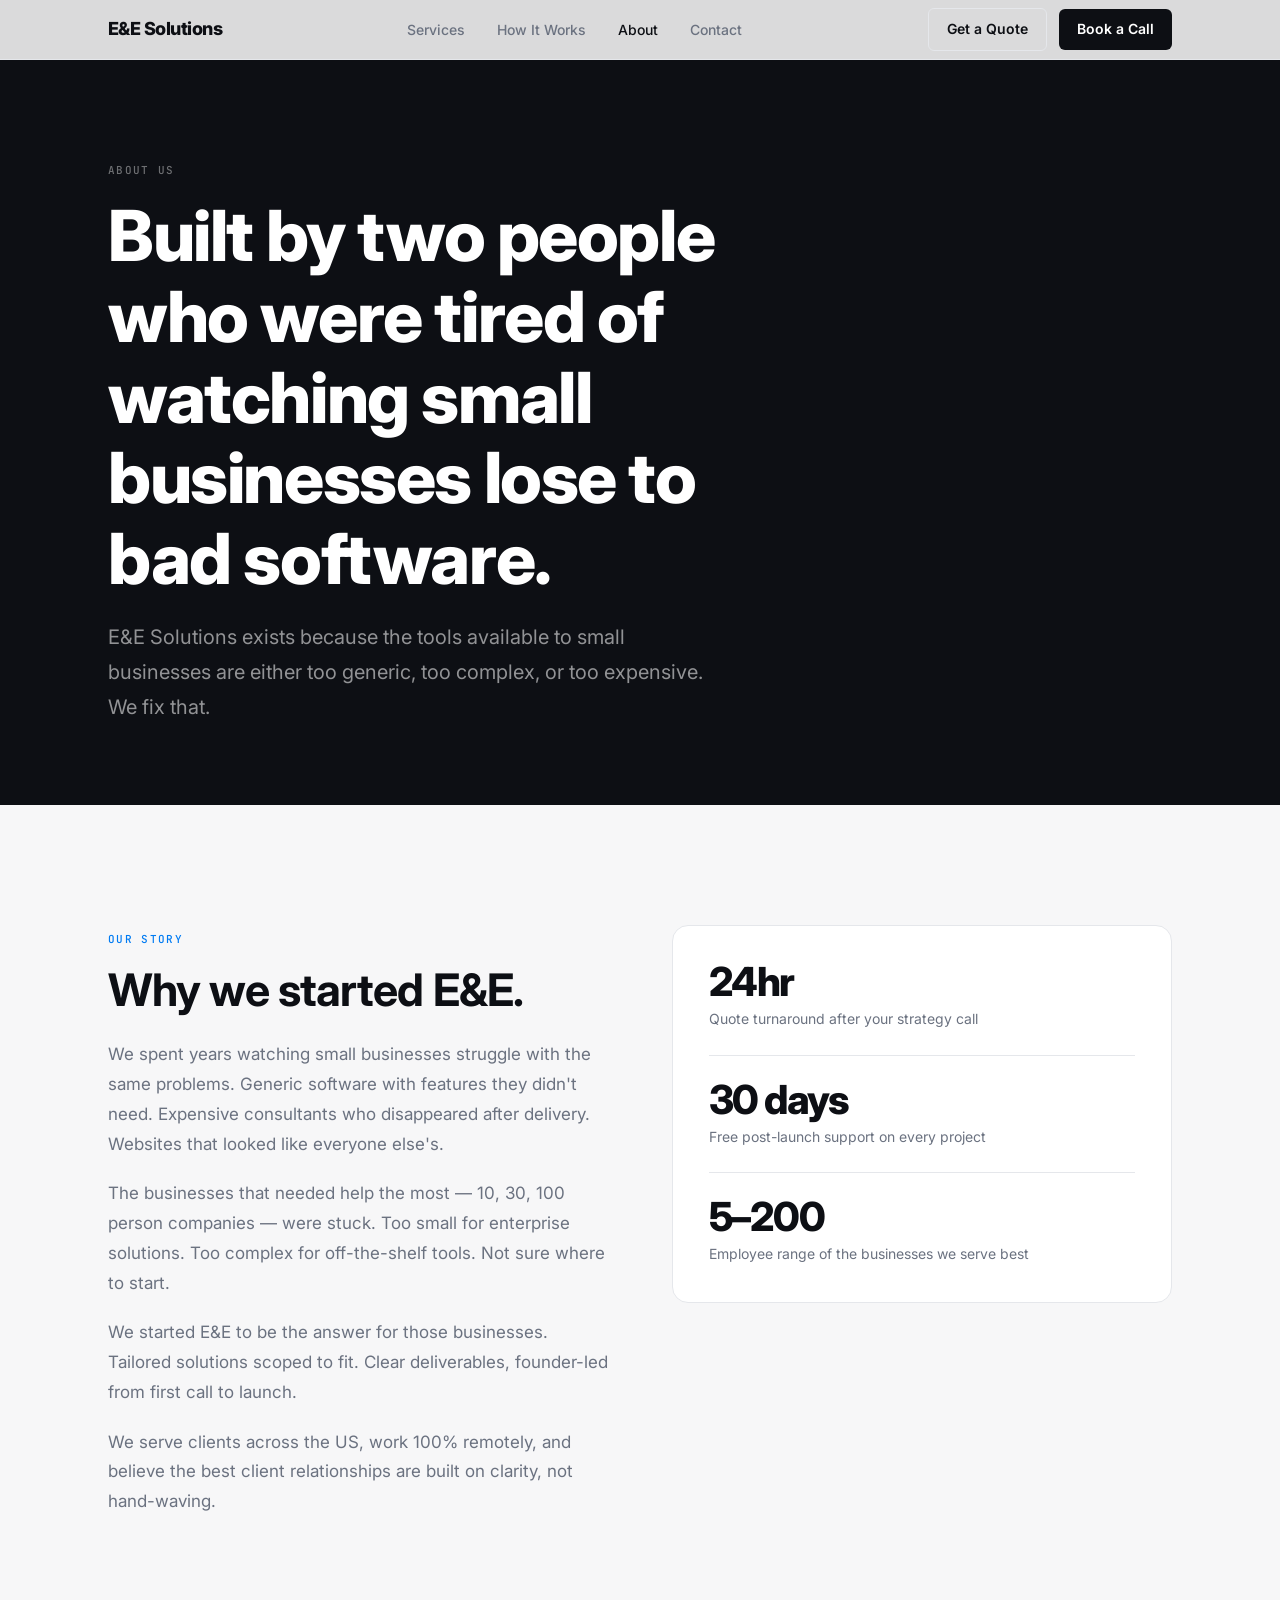
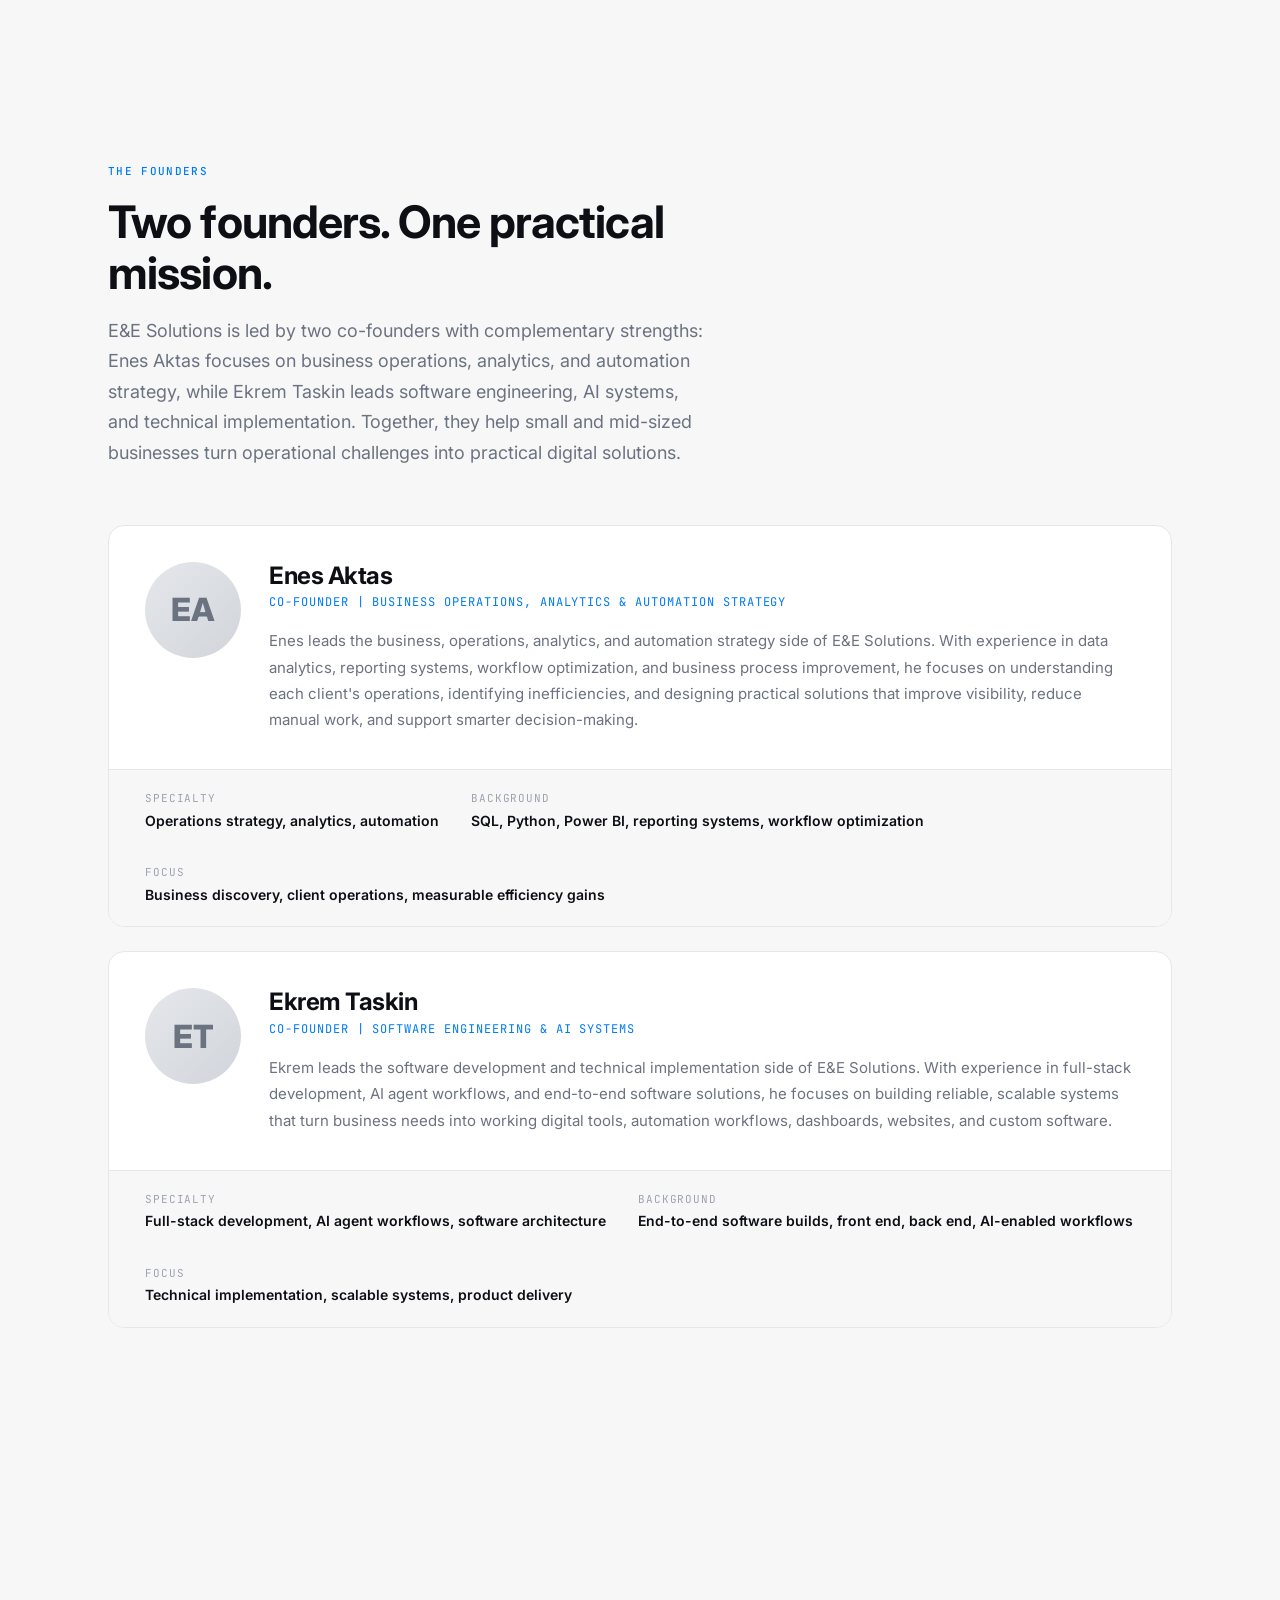
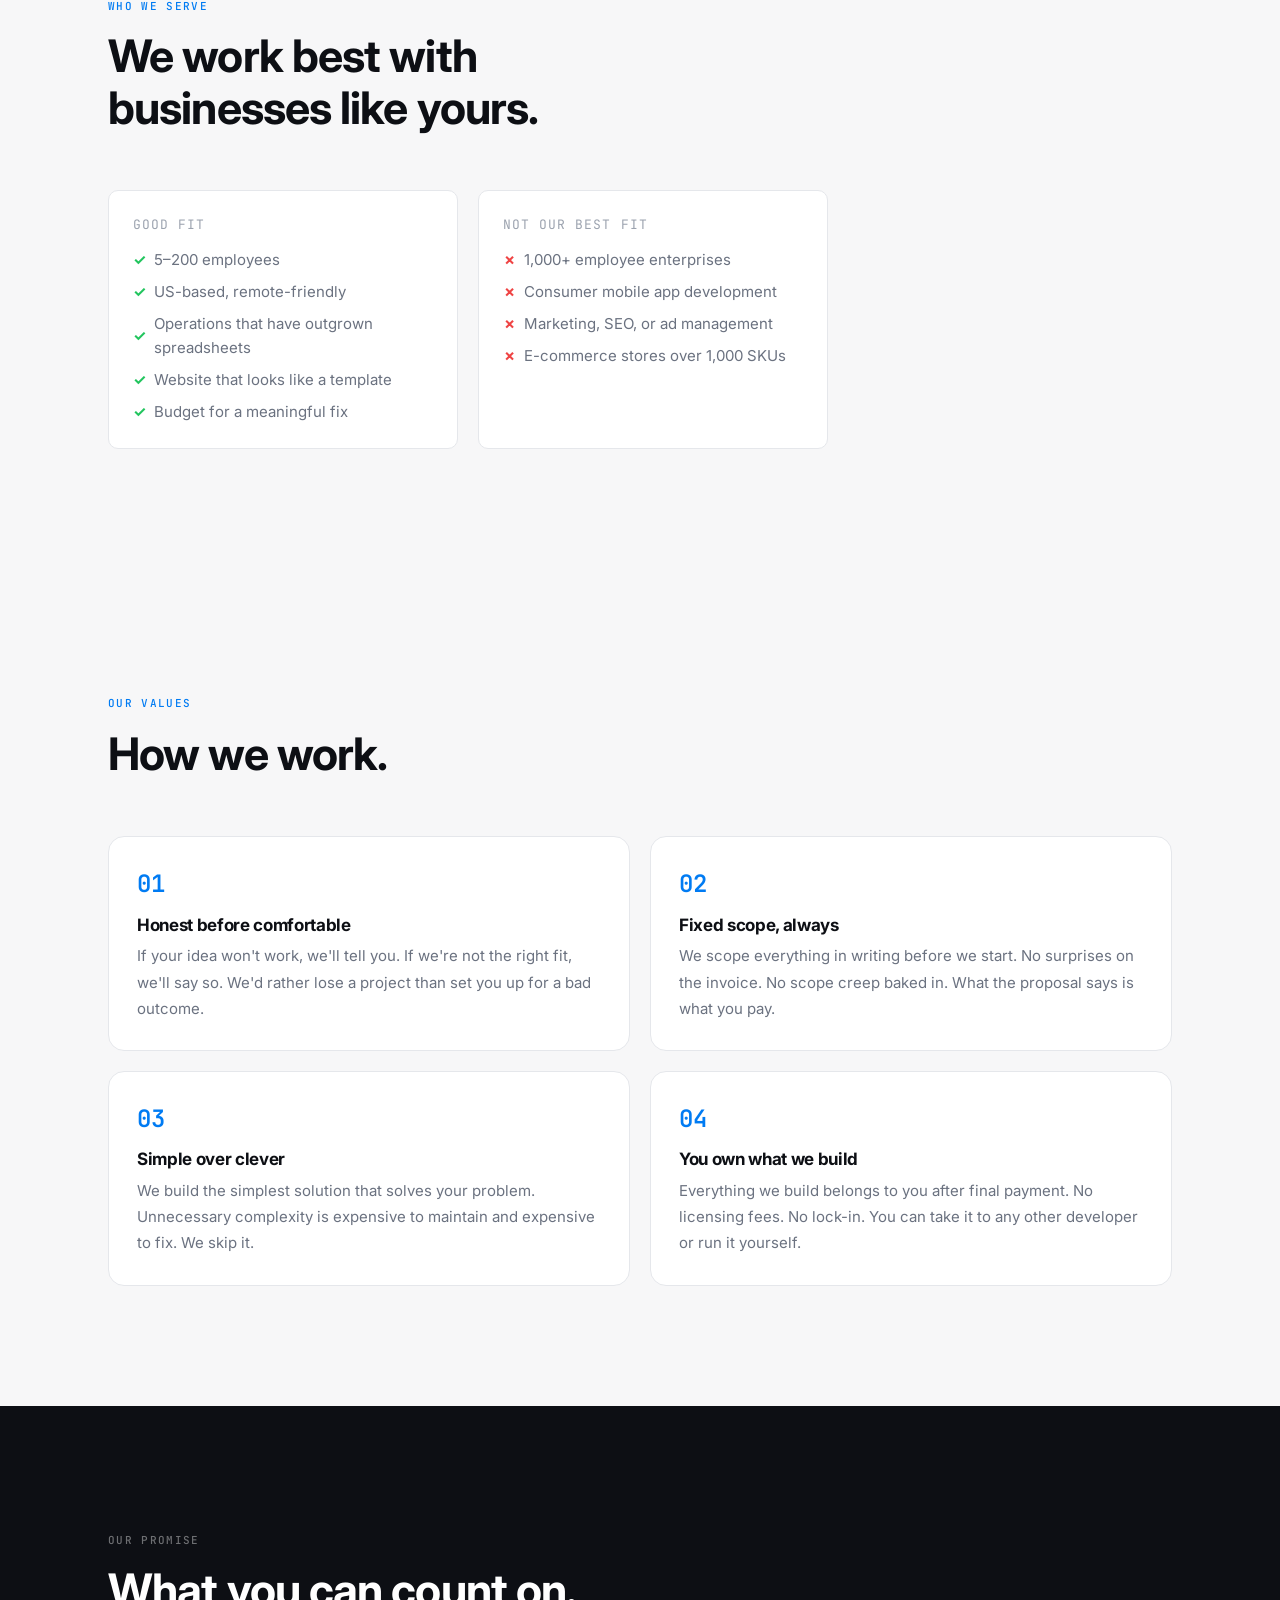
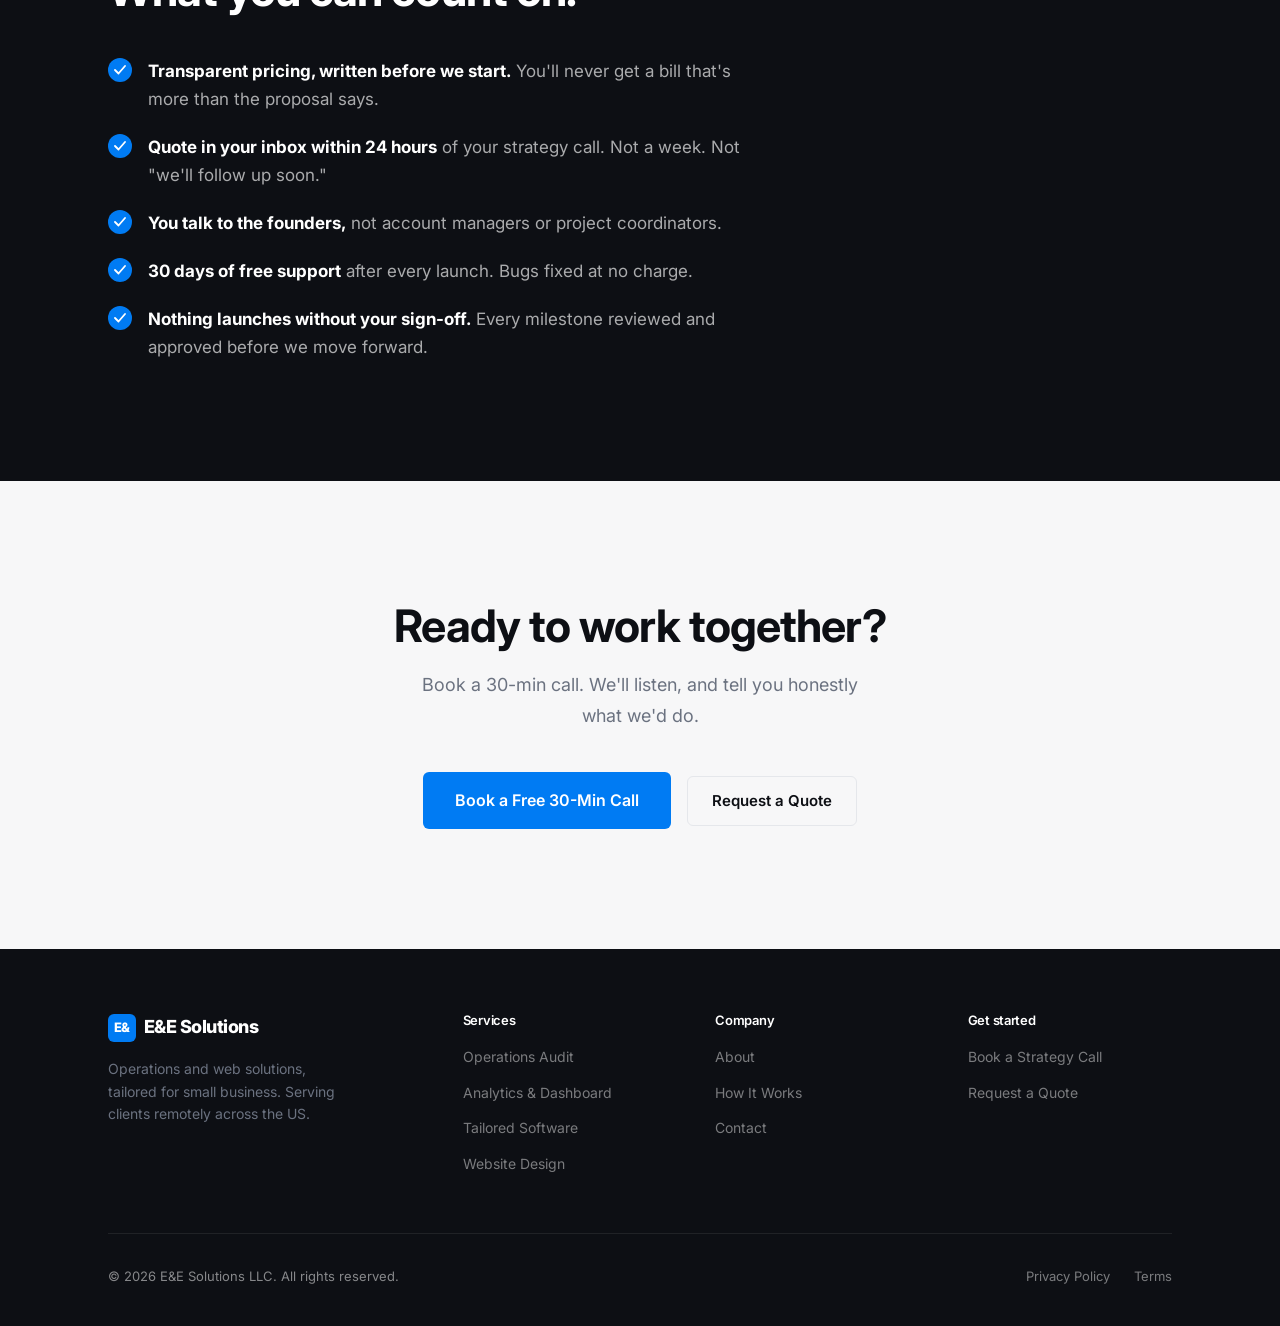
<file: about.html>
<!DOCTYPE html>
<html lang="en">
<head>
  <meta charset="UTF-8" />
  <meta name="viewport" content="width=device-width, initial-scale=1.0" />
  <title>About — E&E Solutions</title>
  <meta name="description" content="E&E Solutions is founder-led by two people who believe small businesses deserve software that fits. Learn who we are and why we started." />
  <link rel="stylesheet" href="styles/main.css" />
  <style>
    .about-hero {
      padding-top: calc(60px + 96px);
      padding-bottom: 80px;
      background: var(--fg);
      color: #fff;
    }
    .about-hero .section-label { color: rgba(255,255,255,0.4); }
    .about-hero h1 { color: #fff; max-width: 720px; }
    .about-hero p { font-size: 20px; color: rgba(255,255,255,0.55); max-width: 600px; margin-top: 20px; }

    .origin-section {
      padding: var(--section-pad) 0;
    }
    .origin-grid {
      display: grid;
      grid-template-columns: 1fr 1fr;
      gap: 64px;
      align-items: start;
    }
    .origin-text h2 { margin-bottom: 24px; }
    .origin-text p { font-size: 17px; margin-bottom: 20px; }
    .origin-text p:last-child { margin-bottom: 0; }
    .origin-visual {
      background: var(--bg-card);
      border: 1px solid var(--border);
      border-radius: var(--r-lg);
      padding: 36px;
    }
    .origin-stat {
      display: flex;
      flex-direction: column;
      padding: 24px 0;
      border-bottom: 1px solid var(--border);
    }
    .origin-stat:last-child { border-bottom: none; padding-bottom: 0; }
    .origin-stat:first-child { padding-top: 0; }
    .origin-stat-num {
      font-size: 40px;
      font-weight: 800;
      letter-spacing: -0.04em;
      color: var(--fg);
      line-height: 1;
      margin-bottom: 6px;
    }
    .origin-stat-label { font-size: 14px; color: var(--fg-muted); }

    /* Founders */
    .founder-full {
      background: var(--bg-card);
      border: 1px solid var(--border);
      border-radius: var(--r-lg);
      overflow: hidden;
      margin-bottom: 24px;
    }
    .founder-full-top {
      padding: 36px;
      display: grid;
      grid-template-columns: auto 1fr;
      gap: 28px;
      align-items: start;
    }
    .founder-full-photo {
      width: 96px; height: 96px;
      border-radius: 50%;
      overflow: hidden;
      flex-shrink: 0;
    }
    .founder-full-photo-inner {
      width: 100%; height: 100%;
      background: linear-gradient(135deg, #e5e7eb 0%, #d1d5db 100%);
      display: flex;
      align-items: center;
      justify-content: center;
      font-size: 32px;
      font-weight: 800;
      color: var(--fg-muted);
    }
    .founder-full-name { font-size: 24px; margin-bottom: 4px; }
    .founder-full-role {
      font-family: var(--font-mono);
      font-size: 12px;
      text-transform: uppercase;
      letter-spacing: 0.08em;
      color: var(--accent);
      margin-bottom: 16px;
    }
    .founder-full-bio { font-size: 15px; line-height: 1.75; }
    .founder-full-bottom {
      padding: 20px 36px;
      background: var(--bg);
      border-top: 1px solid var(--border);
      display: flex;
      gap: 32px;
      flex-wrap: wrap;
    }
    .founder-detail {
      display: flex;
      flex-direction: column;
      gap: 2px;
    }
    .founder-detail-label {
      font-size: 11px;
      font-family: var(--font-mono);
      text-transform: uppercase;
      letter-spacing: 0.08em;
      color: var(--fg-light);
    }
    .founder-detail-val {
      font-size: 14px;
      font-weight: 600;
      color: var(--fg);
    }

    /* Values */
    .values-grid {
      display: grid;
      grid-template-columns: repeat(2, 1fr);
      gap: 20px;
      margin-top: 48px;
    }
    .value-card {
      background: var(--bg-card);
      border: 1px solid var(--border);
      border-radius: var(--r-lg);
      padding: 28px;
    }
    .value-icon {
      font-family: var(--font-mono);
      font-size: 24px;
      font-weight: 600;
      color: var(--accent);
      margin-bottom: 12px;
    }
    .value-card h4 { font-size: 17px; margin-bottom: 8px; }
    .value-card p { font-size: 15px; }

    /* Promise */
    .promise-section {
      background: var(--fg);
      padding: var(--section-pad) 0;
    }
    .promise-section .section-label { color: rgba(255,255,255,0.4); }
    .promise-section h2 { color: #fff; margin-bottom: 40px; }
    .promise-list {
      display: flex;
      flex-direction: column;
      gap: 20px;
      max-width: 640px;
    }
    .promise-item {
      display: flex;
      gap: 16px;
      align-items: flex-start;
    }
    .promise-check {
      width: 24px; height: 24px;
      border-radius: 50%;
      background: var(--accent);
      display: flex;
      align-items: center;
      justify-content: center;
      flex-shrink: 0;
      margin-top: 1px;
    }
    .promise-check svg { color: #fff; }
    .promise-item p {
      font-size: 17px;
      color: rgba(255,255,255,0.65);
      line-height: 1.65;
    }
    .promise-item p strong { color: #fff; }

    @media (max-width: 768px) {
      .origin-grid { grid-template-columns: 1fr; gap: 40px; }
      .values-grid { grid-template-columns: 1fr; }
      .founder-full-top { grid-template-columns: 1fr; }
    }
  </style>
</head>
<body>

<nav class="nav">
  <div class="nav-inner">
    <a href="index.html" class="nav-logo">
      E&E Solutions
    </a>
    <ul class="nav-links">
      <li><a href="services.html">Services</a></li>
      <li><a href="how-it-works.html">How It Works</a></li>
      <li><a href="about.html" class="active">About</a></li>
      <li><a href="contact.html">Contact</a></li>
    </ul>
    <div class="nav-cta">
      <a href="quote.html" class="btn btn-outline" style="padding:9px 18px;font-size:14px;">Get a Quote</a>
      <a href="book-a-call.html" class="btn btn-primary" style="padding:9px 18px;font-size:14px;">Book a Call</a>
    </div>
    <button class="hamburger" onclick="toggleMenu()" aria-label="Menu">
      <span></span><span></span><span></span>
    </button>
  </div>
</nav>
<div class="mobile-menu" id="mobileMenu">
  <a href="services.html">Services</a>
  <a href="how-it-works.html">How It Works</a>
  <a href="about.html">About</a>
  <a href="contact.html">Contact</a>
  <a href="quote.html">Get a Quote</a>
  <a href="book-a-call.html" style="color:var(--accent);font-weight:600;">Book a Call →</a>
</div>

<!-- HERO -->
<div class="about-hero">
  <div class="container">
    <span class="section-label">About us</span>
    <h1>Built by two people who were tired of watching small businesses lose to bad software.</h1>
    <p>E&E Solutions exists because the tools available to small businesses are either too generic, too complex, or too expensive. We fix that.</p>
  </div>
</div>

<!-- ORIGIN -->
<section class="origin-section">
  <div class="container">
    <div class="origin-grid reveal">
      <div class="origin-text">
        <span class="section-label">Our story</span>
        <h2>Why we started E&E.</h2>
        <p>We spent years watching small businesses struggle with the same problems. Generic software with features they didn't need. Expensive consultants who disappeared after delivery. Websites that looked like everyone else's.</p>
        <p>The businesses that needed help the most — 10, 30, 100 person companies — were stuck. Too small for enterprise solutions. Too complex for off-the-shelf tools. Not sure where to start.</p>
        <p>We started E&E to be the answer for those businesses. Tailored solutions scoped to fit. Clear deliverables, founder-led from first call to launch.</p>
        <p>We serve clients across the US, work 100% remotely, and believe the best client relationships are built on clarity, not hand-waving.</p>
      </div>
      <div class="origin-visual">
        <div class="origin-stat">
          <div class="origin-stat-num">24hr</div>
          <div class="origin-stat-label">Quote turnaround after your strategy call</div>
        </div>
        <div class="origin-stat">
          <div class="origin-stat-num">30 days</div>
          <div class="origin-stat-label">Free post-launch support on every project</div>
        </div>
        <div class="origin-stat">
          <div class="origin-stat-num">5–200</div>
          <div class="origin-stat-label">Employee range of the businesses we serve best</div>
        </div>
      </div>
    </div>
  </div>
</section>

<!-- FOUNDERS -->
<section style="background:var(--bg);">
  <div class="container">
    <span class="section-label">The founders</span>
    <div class="section-head">
      <h2>Two founders. One practical mission.</h2>
      <p>E&E Solutions is led by two co-founders with complementary strengths: Enes Aktas focuses on business operations, analytics, and automation strategy, while Ekrem Taskin leads software engineering, AI systems, and technical implementation. Together, they help small and mid-sized businesses turn operational challenges into practical digital solutions.</p>
    </div>
    <div class="reveal">
      <div class="founder-full">
        <div class="founder-full-top">
          <div class="founder-full-photo">
            <div class="founder-full-photo-inner">EA</div>
          </div>
          <div>
            <h3 class="founder-full-name">Enes Aktas</h3>
            <div class="founder-full-role">Co-Founder | Business Operations, Analytics &amp; Automation Strategy</div>
            <p class="founder-full-bio">Enes leads the business, operations, analytics, and automation strategy side of E&E Solutions. With experience in data analytics, reporting systems, workflow optimization, and business process improvement, he focuses on understanding each client's operations, identifying inefficiencies, and designing practical solutions that improve visibility, reduce manual work, and support smarter decision-making.</p>
          </div>
        </div>
        <div class="founder-full-bottom">
          <div class="founder-detail">
            <span class="founder-detail-label">Specialty</span>
            <span class="founder-detail-val">Operations strategy, analytics, automation</span>
          </div>
          <div class="founder-detail">
            <span class="founder-detail-label">Background</span>
            <span class="founder-detail-val">SQL, Python, Power BI, reporting systems, workflow optimization</span>
          </div>
          <div class="founder-detail">
            <span class="founder-detail-label">Focus</span>
            <span class="founder-detail-val">Business discovery, client operations, measurable efficiency gains</span>
          </div>
        </div>
      </div>

      <div class="founder-full">
        <div class="founder-full-top">
          <div class="founder-full-photo">
            <div class="founder-full-photo-inner">ET</div>
          </div>
          <div>
            <h3 class="founder-full-name">Ekrem Taskin</h3>
            <div class="founder-full-role">Co-Founder | Software Engineering &amp; AI Systems</div>
            <p class="founder-full-bio">Ekrem leads the software development and technical implementation side of E&E Solutions. With experience in full-stack development, AI agent workflows, and end-to-end software solutions, he focuses on building reliable, scalable systems that turn business needs into working digital tools, automation workflows, dashboards, websites, and custom software.</p>
          </div>
        </div>
        <div class="founder-full-bottom">
          <div class="founder-detail">
            <span class="founder-detail-label">Specialty</span>
            <span class="founder-detail-val">Full-stack development, AI agent workflows, software architecture</span>
          </div>
          <div class="founder-detail">
            <span class="founder-detail-label">Background</span>
            <span class="founder-detail-val">End-to-end software builds, front end, back end, AI-enabled workflows</span>
          </div>
          <div class="founder-detail">
            <span class="founder-detail-label">Focus</span>
            <span class="founder-detail-val">Technical implementation, scalable systems, product delivery</span>
          </div>
        </div>
      </div>
    </div>
  </div>
</section>

<!-- WHO WE SERVE -->
<section>
  <div class="container">
    <span class="section-label">Who we serve</span>
    <div class="section-head">
      <h2>We work best with businesses like yours.</h2>
    </div>
    <div style="display:grid;grid-template-columns:1fr 1fr;gap:20px;max-width:720px;" class="reveal">
      <div style="background:var(--bg-card);border:1px solid var(--border);border-radius:var(--r-md);padding:24px;">
        <div style="font-size:13px;font-family:var(--font-mono);text-transform:uppercase;letter-spacing:0.08em;color:var(--fg-light);margin-bottom:12px;">Good fit</div>
        <ul style="list-style:none;display:flex;flex-direction:column;gap:8px;">
          <li style="font-size:15px;color:var(--fg-muted);display:flex;gap:8px;align-items:center;"><span style="color:#22c55e;font-weight:700;">✓</span> 5–200 employees</li>
          <li style="font-size:15px;color:var(--fg-muted);display:flex;gap:8px;align-items:center;"><span style="color:#22c55e;font-weight:700;">✓</span> US-based, remote-friendly</li>
          <li style="font-size:15px;color:var(--fg-muted);display:flex;gap:8px;align-items:center;"><span style="color:#22c55e;font-weight:700;">✓</span> Operations that have outgrown spreadsheets</li>
          <li style="font-size:15px;color:var(--fg-muted);display:flex;gap:8px;align-items:center;"><span style="color:#22c55e;font-weight:700;">✓</span> Website that looks like a template</li>
          <li style="font-size:15px;color:var(--fg-muted);display:flex;gap:8px;align-items:center;"><span style="color:#22c55e;font-weight:700;">✓</span> Budget for a meaningful fix</li>
        </ul>
      </div>
      <div style="background:var(--bg-card);border:1px solid var(--border);border-radius:var(--r-md);padding:24px;">
        <div style="font-size:13px;font-family:var(--font-mono);text-transform:uppercase;letter-spacing:0.08em;color:var(--fg-light);margin-bottom:12px;">Not our best fit</div>
        <ul style="list-style:none;display:flex;flex-direction:column;gap:8px;">
          <li style="font-size:15px;color:var(--fg-muted);display:flex;gap:8px;align-items:center;"><span style="color:#ef4444;font-weight:700;">✗</span> 1,000+ employee enterprises</li>
          <li style="font-size:15px;color:var(--fg-muted);display:flex;gap:8px;align-items:center;"><span style="color:#ef4444;font-weight:700;">✗</span> Consumer mobile app development</li>
          <li style="font-size:15px;color:var(--fg-muted);display:flex;gap:8px;align-items:center;"><span style="color:#ef4444;font-weight:700;">✗</span> Marketing, SEO, or ad management</li>
          <li style="font-size:15px;color:var(--fg-muted);display:flex;gap:8px;align-items:center;"><span style="color:#ef4444;font-weight:700;">✗</span> E-commerce stores over 1,000 SKUs</li>
        </ul>
      </div>
    </div>
  </div>
</section>

<!-- VALUES -->
<section style="background:var(--bg);">
  <div class="container">
    <span class="section-label">Our values</span>
    <div class="section-head">
      <h2>How we work.</h2>
    </div>
    <div class="values-grid reveal">
      <div class="value-card">
        <div class="value-icon">01</div>
        <h4>Honest before comfortable</h4>
        <p>If your idea won't work, we'll tell you. If we're not the right fit, we'll say so. We'd rather lose a project than set you up for a bad outcome.</p>
      </div>
      <div class="value-card">
        <div class="value-icon">02</div>
        <h4>Fixed scope, always</h4>
        <p>We scope everything in writing before we start. No surprises on the invoice. No scope creep baked in. What the proposal says is what you pay.</p>
      </div>
      <div class="value-card">
        <div class="value-icon">03</div>
        <h4>Simple over clever</h4>
        <p>We build the simplest solution that solves your problem. Unnecessary complexity is expensive to maintain and expensive to fix. We skip it.</p>
      </div>
      <div class="value-card">
        <div class="value-icon">04</div>
        <h4>You own what we build</h4>
        <p>Everything we build belongs to you after final payment. No licensing fees. No lock-in. You can take it to any other developer or run it yourself.</p>
      </div>
    </div>
  </div>
</section>

<!-- PROMISE -->
<section class="promise-section">
  <div class="container">
    <span class="section-label">Our promise</span>
    <h2>What you can count on.</h2>
    <div class="promise-list reveal">
      <div class="promise-item">
        <div class="promise-check">
          <svg width="12" height="10" viewBox="0 0 12 10" fill="none"><path d="M1 5l3.5 3.5L11 1" stroke="currentColor" stroke-width="1.8" stroke-linecap="round" stroke-linejoin="round"/></svg>
        </div>
        <p><strong>Transparent pricing, written before we start.</strong> You'll never get a bill that's more than the proposal says.</p>
      </div>
      <div class="promise-item">
        <div class="promise-check">
          <svg width="12" height="10" viewBox="0 0 12 10" fill="none"><path d="M1 5l3.5 3.5L11 1" stroke="currentColor" stroke-width="1.8" stroke-linecap="round" stroke-linejoin="round"/></svg>
        </div>
        <p><strong>Quote in your inbox within 24 hours</strong> of your strategy call. Not a week. Not "we'll follow up soon."</p>
      </div>
      <div class="promise-item">
        <div class="promise-check">
          <svg width="12" height="10" viewBox="0 0 12 10" fill="none"><path d="M1 5l3.5 3.5L11 1" stroke="currentColor" stroke-width="1.8" stroke-linecap="round" stroke-linejoin="round"/></svg>
        </div>
        <p><strong>You talk to the founders,</strong> not account managers or project coordinators.</p>
      </div>
      <div class="promise-item">
        <div class="promise-check">
          <svg width="12" height="10" viewBox="0 0 12 10" fill="none"><path d="M1 5l3.5 3.5L11 1" stroke="currentColor" stroke-width="1.8" stroke-linecap="round" stroke-linejoin="round"/></svg>
        </div>
        <p><strong>30 days of free support</strong> after every launch. Bugs fixed at no charge.</p>
      </div>
      <div class="promise-item">
        <div class="promise-check">
          <svg width="12" height="10" viewBox="0 0 12 10" fill="none"><path d="M1 5l3.5 3.5L11 1" stroke="currentColor" stroke-width="1.8" stroke-linecap="round" stroke-linejoin="round"/></svg>
        </div>
        <p><strong>Nothing launches without your sign-off.</strong> Every milestone reviewed and approved before we move forward.</p>
      </div>
    </div>
  </div>
</section>

<!-- CTA -->
<section style="text-align:center;padding:var(--section-pad) 0;">
  <div class="container">
    <h2 style="margin-bottom:16px;">Ready to work together?</h2>
    <p style="font-size:18px;max-width:440px;margin:0 auto 40px;">Book a 30-min call. We'll listen, and tell you honestly what we'd do.</p>
    <div style="display:flex;align-items:center;justify-content:center;gap:16px;flex-wrap:wrap;">
      <a href="book-a-call.html" class="btn btn-accent" style="font-size:16px;padding:16px 32px;">Book a Free 30-Min Call</a>
      <a href="quote.html" class="btn btn-outline">Request a Quote</a>
    </div>
  </div>
</section>

<footer class="footer">
  <div class="container">
    <div class="footer-grid">
      <div class="footer-brand">
        <div class="footer-logo"><div class="footer-logo-mark">E&</div>E&E Solutions</div>
        <p class="footer-tagline">Operations and web solutions, tailored for small business. Serving clients remotely across the US.</p>
      </div>
      <div class="footer-col"><h4>Services</h4><ul>
        <li><a href="services.html#operations-audit">Operations Audit</a></li>
        <li><a href="services.html#analytics-dashboard">Analytics & Dashboard</a></li>
        <li><a href="services.html#tailored-software">Tailored Software</a></li>
        <li><a href="services.html#website-design">Website Design</a></li>
      </ul></div>
      <div class="footer-col"><h4>Company</h4><ul>
        <li><a href="about.html">About</a></li>
        <li><a href="how-it-works.html">How It Works</a></li>
        <li><a href="contact.html">Contact</a></li>
      </ul></div>
      <div class="footer-col"><h4>Get started</h4><ul>
        <li><a href="book-a-call.html">Book a Strategy Call</a></li>
        <li><a href="quote.html">Request a Quote</a></li>
      </ul></div>
    </div>
    <div class="footer-bottom">
      <span>© 2026 E&E Solutions LLC. All rights reserved.</span>
      <div style="display:flex;gap:24px;"><a href="#">Privacy Policy</a><a href="#">Terms</a></div>
    </div>
  </div>
</footer>

<script>
  function toggleMenu() { document.getElementById('mobileMenu').classList.toggle('open'); }
  const observer = new IntersectionObserver((entries) => {
    entries.forEach(e => { if (e.isIntersecting) e.target.classList.add('visible'); });
  }, { threshold: 0.1 });
  document.querySelectorAll('.reveal').forEach(el => observer.observe(el));
</script>
</body>
</html>
</file>
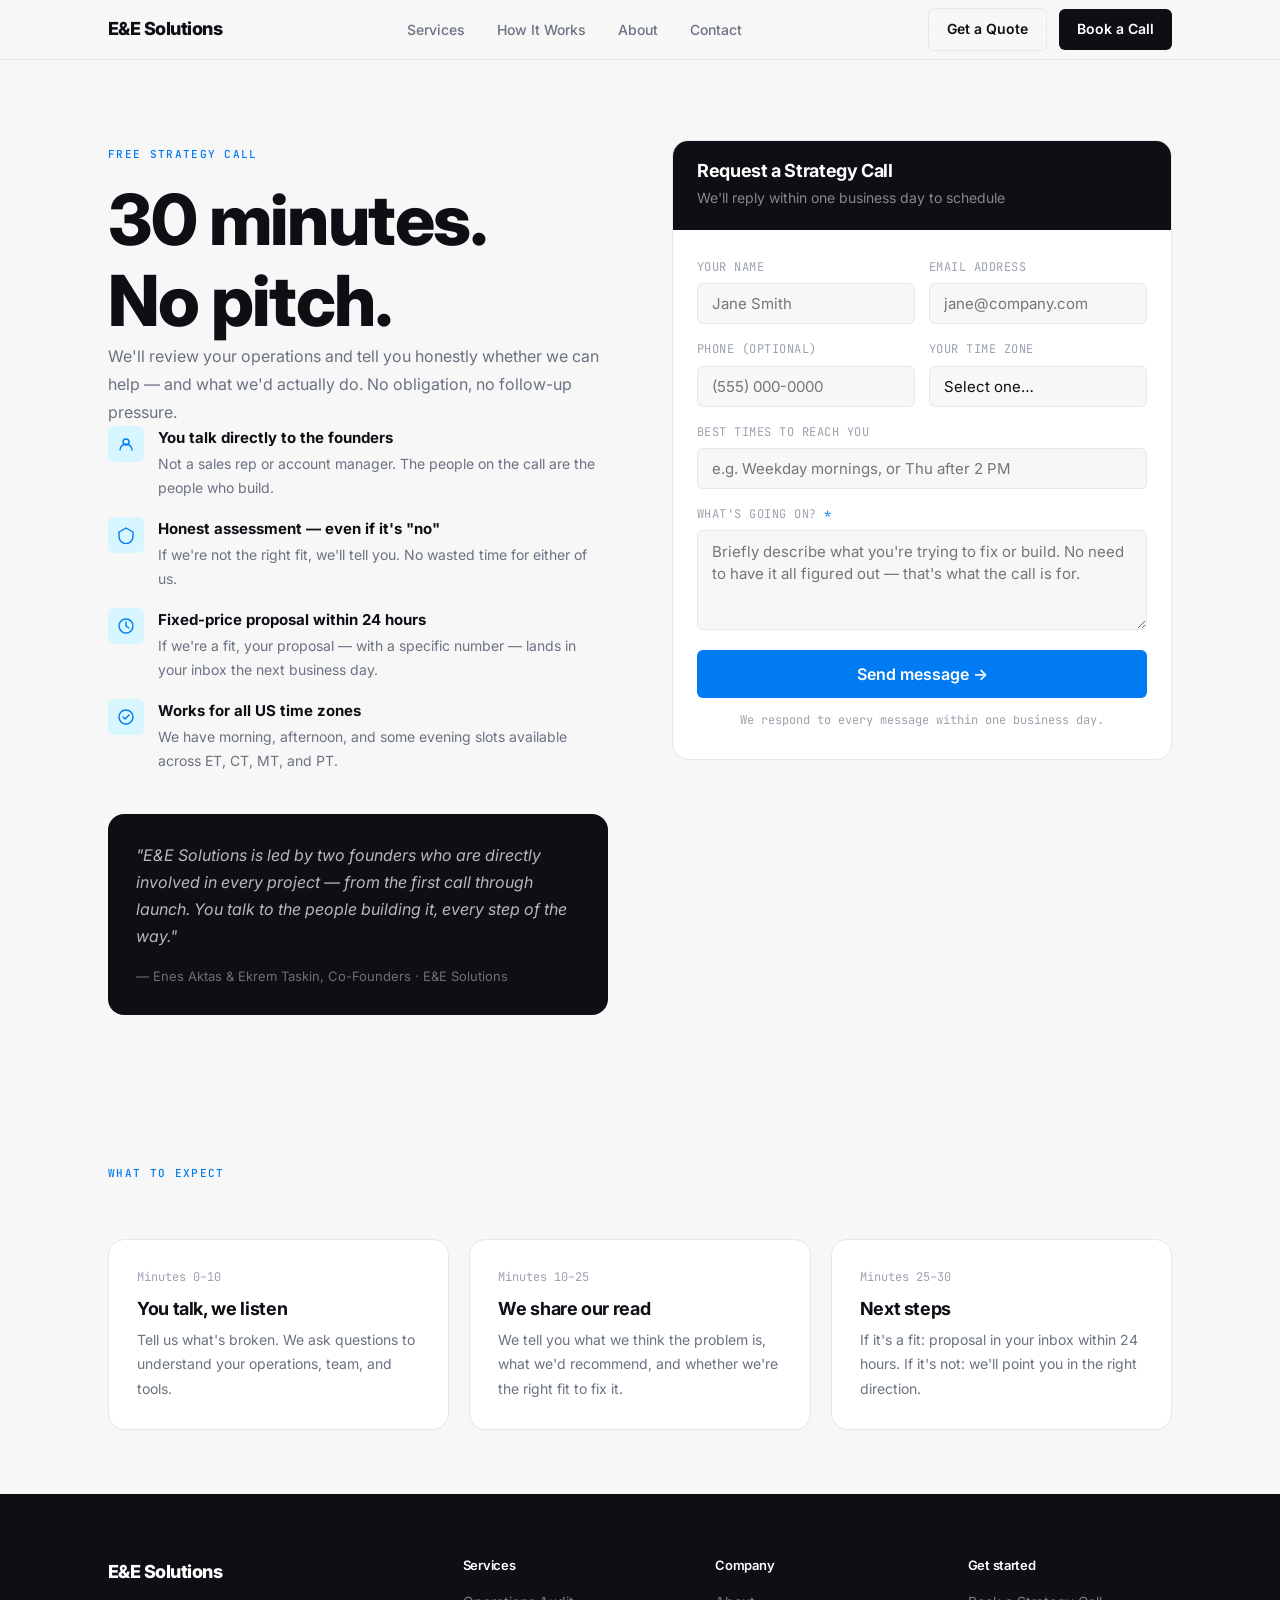
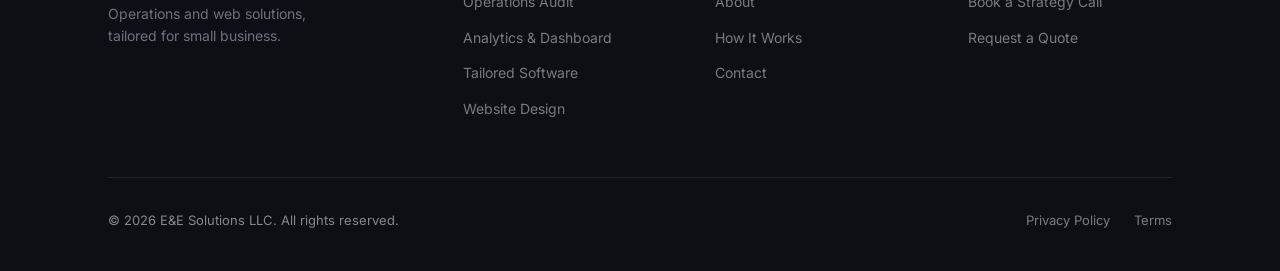
<file: book-a-call.html>
<!DOCTYPE html>
<html lang="en">
<head>
  <meta charset="UTF-8" />
  <meta name="viewport" content="width=device-width, initial-scale=1.0" />
  <title>Book a Free Strategy Call — E&E Solutions</title>
  <meta name="description" content="30 minutes. No pitch. We'll review your operations and tell you honestly whether we can help. Book a free strategy call with E&E Solutions." />
  <link rel="stylesheet" href="styles/main.css" />
  <style>
    .call-layout {
      display: grid;
      grid-template-columns: 1fr 1fr;
      gap: 64px;
      align-items: start;
      padding-top: calc(60px + 80px);
      padding-bottom: 80px;
    }
    .call-left h1 { margin-bottom: 20px; }
    .call-left .call-sub {
      font-size: 19px;
      color: var(--fg-muted);
      line-height: 1.65;
      margin-bottom: 40px;
      max-width: 480px;
    }

    .call-perks {
      display: flex;
      flex-direction: column;
      gap: 16px;
      margin-bottom: 40px;
    }
    .call-perk {
      display: flex;
      gap: 14px;
      align-items: flex-start;
    }
    .call-perk-icon {
      width: 36px; height: 36px;
      border-radius: var(--r-sm);
      background: var(--accent-soft);
      display: flex;
      align-items: center;
      justify-content: center;
      color: var(--accent);
      flex-shrink: 0;
    }
    .call-perk-text strong { display: block; font-size: 15px; margin-bottom: 2px; }
    .call-perk-text p { font-size: 14px; }

    .call-quote {
      background: var(--fg);
      border-radius: var(--r-lg);
      padding: 28px;
      margin-top: 40px;
    }
    .call-quote blockquote {
      font-size: 16px;
      color: rgba(255,255,255,0.7);
      line-height: 1.7;
      font-style: italic;
      margin-bottom: 16px;
    }
    .call-quote-attr {
      font-size: 13px;
      color: rgba(255,255,255,0.4);
      font-style: normal;
    }

    /* Message form */
    .msg-container {
      background: var(--bg-card);
      border: 1px solid var(--border);
      border-radius: var(--r-lg);
      overflow: hidden;
      position: sticky;
      top: 80px;
    }
    .msg-header {
      background: var(--fg);
      padding: 20px 24px;
    }
    .msg-header h3 { color: #fff; font-size: 18px; margin-bottom: 4px; }
    .msg-header p { color: rgba(255,255,255,0.5); font-size: 14px; }
    .msg-body { padding: 28px 24px; }
    .msg-row {
      display: grid;
      grid-template-columns: 1fr 1fr;
      gap: 14px;
    }
    .msg-field {
      display: flex;
      flex-direction: column;
      gap: 6px;
      margin-bottom: 16px;
    }
    .msg-field label {
      font-size: 12px;
      font-family: var(--font-mono);
      color: var(--fg-light);
      text-transform: uppercase;
      letter-spacing: 0.04em;
    }
    .msg-field input,
    .msg-field select,
    .msg-field textarea {
      background: var(--bg);
      border: 1px solid var(--border);
      border-radius: var(--r-sm);
      padding: 10px 14px;
      font-size: 15px;
      color: var(--fg);
      font-family: var(--font-sans);
      transition: border-color 0.15s;
      outline: none;
      width: 100%;
      box-sizing: border-box;
    }
    .msg-field input:focus,
    .msg-field select:focus,
    .msg-field textarea:focus { border-color: var(--accent); }
    .msg-field textarea { resize: vertical; min-height: 100px; line-height: 1.5; }
    .msg-field select { appearance: none; cursor: pointer; }
    .msg-submit {
      width: 100%;
      justify-content: center;
      margin-top: 4px;
    }
    .msg-note {
      font-size: 12px;
      color: var(--fg-light);
      text-align: center;
      margin-top: 12px;
      font-family: var(--font-mono);
    }

    /* Success state */
    .msg-success {
      display: none;
      padding: 48px 24px;
      text-align: center;
    }
    .msg-success-icon {
      width: 56px; height: 56px;
      border-radius: 50%;
      background: oklch(94% 0.06 145);
      display: flex;
      align-items: center;
      justify-content: center;
      margin: 0 auto 20px;
    }

    @media (max-width: 900px) {
      .call-layout { grid-template-columns: 1fr; }
      .calendar-container { position: static; }
    }
  </style>
</head>
<body>

<nav class="nav">
  <div class="nav-inner">
    <a href="index.html" class="nav-logo">
      E&E Solutions
    </a>
    <ul class="nav-links">
      <li><a href="services.html">Services</a></li>
      <li><a href="how-it-works.html">How It Works</a></li>
      <li><a href="about.html">About</a></li>
      <li><a href="contact.html">Contact</a></li>
    </ul>
    <div class="nav-cta">
      <a href="quote.html" class="btn btn-outline" style="padding:9px 18px;font-size:14px;">Get a Quote</a>
      <a href="book-a-call.html" class="btn btn-primary" style="padding:9px 18px;font-size:14px;">Book a Call</a>
    </div>
    <button class="hamburger" onclick="toggleMenu()" aria-label="Menu">
      <span></span><span></span><span></span>
    </button>
  </div>
</nav>
<div class="mobile-menu" id="mobileMenu">
  <a href="services.html">Services</a>
  <a href="how-it-works.html">How It Works</a>
  <a href="about.html">About</a>
  <a href="contact.html">Contact</a>
  <a href="quote.html">Get a Quote</a>
  <a href="book-a-call.html" style="color:var(--accent);font-weight:600;">Book a Call →</a>
</div>

<div class="container">
  <div class="call-layout">

    <!-- LEFT: copy -->
    <div>
      <span class="section-label">Free strategy call</span>
      <h1>30 minutes.<br/>No pitch.</h1>
      <p class="call-sub">We'll review your operations and tell you honestly whether we can help — and what we'd actually do. No obligation, no follow-up pressure.</p>

      <div class="call-perks">
        <div class="call-perk">
          <div class="call-perk-icon">
            <svg width="18" height="18" viewBox="0 0 18 18" fill="none"><circle cx="9" cy="7" r="3" stroke="currentColor" stroke-width="1.4"/><path d="M3 15c0-3.314 2.686-6 6-6s6 2.686 6 6" stroke="currentColor" stroke-width="1.4" stroke-linecap="round"/></svg>
          </div>
          <div class="call-perk-text">
            <strong>You talk directly to the founders</strong>
            <p>Not a sales rep or account manager. The people on the call are the people who build.</p>
          </div>
        </div>
        <div class="call-perk">
          <div class="call-perk-icon">
            <svg width="18" height="18" viewBox="0 0 18 18" fill="none"><path d="M9 2L2 6v4c0 4 3 7 7 8 4-1 7-4 7-8V6L9 2z" stroke="currentColor" stroke-width="1.4" stroke-linecap="round" stroke-linejoin="round"/></svg>
          </div>
          <div class="call-perk-text">
            <strong>Honest assessment — even if it's "no"</strong>
            <p>If we're not the right fit, we'll tell you. No wasted time for either of us.</p>
          </div>
        </div>
        <div class="call-perk">
          <div class="call-perk-icon">
            <svg width="18" height="18" viewBox="0 0 18 18" fill="none"><circle cx="9" cy="9" r="7" stroke="currentColor" stroke-width="1.4"/><path d="M9 5v4l3 2" stroke="currentColor" stroke-width="1.4" stroke-linecap="round"/></svg>
          </div>
          <div class="call-perk-text">
            <strong>Fixed-price proposal within 24 hours</strong>
            <p>If we're a fit, your proposal — with a specific number — lands in your inbox the next business day.</p>
          </div>
        </div>
        <div class="call-perk">
          <div class="call-perk-icon">
            <svg width="18" height="18" viewBox="0 0 18 18" fill="none"><circle cx="9" cy="9" r="7" stroke="currentColor" stroke-width="1.4"/><path d="M6 9l2 2 4-4" stroke="currentColor" stroke-width="1.4" stroke-linecap="round" stroke-linejoin="round"/></svg>
          </div>
          <div class="call-perk-text">
            <strong>Works for all US time zones</strong>
            <p>We have morning, afternoon, and some evening slots available across ET, CT, MT, and PT.</p>
          </div>
        </div>
      </div>

      <div class="call-quote">
        <blockquote>"E&E Solutions is led by two founders who are directly involved in every project — from the first call through launch. You talk to the people building it, every step of the way."</blockquote>
        <div class="call-quote-attr">— Enes Aktas &amp; Ekrem Taskin, Co-Founders · E&E Solutions</div>
      </div>
    </div>

    <!-- RIGHT: message form -->
    <div>
      <div class="msg-container" id="msgContainer">
        <div class="msg-header">
          <h3>Request a Strategy Call</h3>
          <p>We'll reply within one business day to schedule</p>
        </div>

        <form class="msg-body" id="msgForm" action="https://api.web3forms.com/submit" method="POST">
          <input type="hidden" name="access_key" value="b0d9653e-60e6-44b9-8f60-4b5c540b17ca">
          <input type="hidden" name="subject" value="New Strategy Call Request from E and E Solutions">
          <input type="hidden" name="from_name" value="E and E Solutions Website">
          <input type="checkbox" name="botcheck" style="display:none;" tabindex="-1" autocomplete="off">

          <div class="msg-row">
            <div class="msg-field">
              <label for="msg-name">Your name</label>
              <input type="text" id="msg-name" name="name" placeholder="Jane Smith" required />
            </div>
            <div class="msg-field">
              <label for="msg-email">Email address</label>
              <input type="email" id="msg-email" name="email" placeholder="jane@company.com" required />
            </div>
          </div>
          <div class="msg-row">
            <div class="msg-field">
              <label for="msg-phone">Phone (optional)</label>
              <input type="tel" id="msg-phone" name="phone" placeholder="(555) 000-0000" />
            </div>
            <div class="msg-field">
              <label for="msg-timezone">Your time zone</label>
              <select id="msg-timezone" name="timezone">
                <option value="">Select one…</option>
                <option>Eastern (ET)</option>
                <option>Central (CT)</option>
                <option>Mountain (MT)</option>
                <option>Pacific (PT)</option>
              </select>
            </div>
          </div>
          <div class="msg-field">
            <label for="msg-availability">Best times to reach you</label>
            <input type="text" id="msg-availability" name="availability" placeholder="e.g. Weekday mornings, or Thu after 2 PM" />
          </div>
          <div class="msg-field">
            <label for="msg-body">What's going on? <span style="color:var(--accent);">*</span></label>
            <textarea id="msg-body" name="message" placeholder="Briefly describe what you're trying to fix or build. No need to have it all figured out — that's what the call is for." required></textarea>
          </div>
          <button type="submit" class="btn btn-accent msg-submit" id="msgSubmitBtn">
            Send message →
          </button>
          <p class="msg-note">We respond to every message within one business day.</p>
        </form>

        <div class="msg-success" id="msgSuccess">
          <div class="msg-success-icon">
            <svg width="28" height="22" viewBox="0 0 28 22" fill="none"><path d="M2 11l8 8L26 2" stroke="oklch(45% 0.15 145)" stroke-width="2.5" stroke-linecap="round" stroke-linejoin="round"/></svg>
          </div>
          <h3 style="margin-bottom:8px;">Message sent.</h3>
          <p style="font-size:15px;color:var(--fg-muted);margin-bottom:4px;">We'll be in touch within one business day to schedule your call.</p>
          <p style="font-size:13px;color:var(--fg-light);font-family:var(--font-mono);">Check your inbox for confirmation.</p>
        </div>
      </div>
    </div>

  </div>
</div>

<section style="background:var(--bg);padding:64px 0;">
  <div class="container">
    <span class="section-label">What to expect</span>
    <div style="display:grid;grid-template-columns:repeat(3,1fr);gap:20px;margin-top:40px;" class="reveal">
      <div style="background:var(--bg-card);border:1px solid var(--border);border-radius:var(--r-lg);padding:28px;">
        <div style="font-family:var(--font-mono);font-size:12px;color:var(--fg-light);margin-bottom:12px;">Minutes 0–10</div>
        <h4 style="margin-bottom:8px;">You talk, we listen</h4>
        <p style="font-size:14px;">Tell us what's broken. We ask questions to understand your operations, team, and tools.</p>
      </div>
      <div style="background:var(--bg-card);border:1px solid var(--border);border-radius:var(--r-lg);padding:28px;">
        <div style="font-family:var(--font-mono);font-size:12px;color:var(--fg-light);margin-bottom:12px;">Minutes 10–25</div>
        <h4 style="margin-bottom:8px;">We share our read</h4>
        <p style="font-size:14px;">We tell you what we think the problem is, what we'd recommend, and whether we're the right fit to fix it.</p>
      </div>
      <div style="background:var(--bg-card);border:1px solid var(--border);border-radius:var(--r-lg);padding:28px;">
        <div style="font-family:var(--font-mono);font-size:12px;color:var(--fg-light);margin-bottom:12px;">Minutes 25–30</div>
        <h4 style="margin-bottom:8px;">Next steps</h4>
        <p style="font-size:14px;">If it's a fit: proposal in your inbox within 24 hours. If it's not: we'll point you in the right direction.</p>
      </div>
    </div>
  </div>
</section>

<footer class="footer">
  <div class="container">
    <div class="footer-grid">
      <div class="footer-brand">
        <div class="footer-logo">E&E Solutions</div>
        <p class="footer-tagline">Operations and web solutions, tailored for small business.</p>
      </div>
      <div class="footer-col"><h4>Services</h4><ul>
        <li><a href="services.html#operations-audit">Operations Audit</a></li>
        <li><a href="services.html#analytics-dashboard">Analytics & Dashboard</a></li>
        <li><a href="services.html#tailored-software">Tailored Software</a></li>
        <li><a href="services.html#website-design">Website Design</a></li>
      </ul></div>
      <div class="footer-col"><h4>Company</h4><ul>
        <li><a href="about.html">About</a></li>
        <li><a href="how-it-works.html">How It Works</a></li>
        <li><a href="contact.html">Contact</a></li>
      </ul></div>
      <div class="footer-col"><h4>Get started</h4><ul>
        <li><a href="book-a-call.html">Book a Strategy Call</a></li>
        <li><a href="quote.html">Request a Quote</a></li>
      </ul></div>
    </div>
    <div class="footer-bottom">
      <span>© 2026 E&E Solutions LLC. All rights reserved.</span>
      <div style="display:flex;gap:24px;"><a href="#">Privacy Policy</a><a href="#">Terms</a></div>
    </div>
  </div>
</footer>

<script>
  function toggleMenu() { document.getElementById('mobileMenu').classList.toggle('open'); }

  const msgForm = document.getElementById('msgForm');
  const msgSubmitBtn = document.getElementById('msgSubmitBtn');

  msgForm.addEventListener('submit', async (e) => {
    e.preventDefault();

    const originalLabel = msgSubmitBtn.innerHTML;
    msgSubmitBtn.disabled = true;
    msgSubmitBtn.innerHTML = 'Sending…';

    try {
      const formData = new FormData(msgForm);
      const response = await fetch('https://api.web3forms.com/submit', {
        method: 'POST',
        body: formData,
        headers: { 'Accept': 'application/json' },
      });
      const data = await response.json();

      console.log('Web3Forms response:', data);

      if (data.success) {
        msgForm.style.display = 'none';
        document.getElementById('msgSuccess').style.display = 'block';
      } else {
        alert('Form error: ' + (data.message || 'Unknown error') + '\n\nFull response logged to console.');
        msgSubmitBtn.disabled = false;
        msgSubmitBtn.innerHTML = originalLabel;
      }
    } catch (err) {
      console.error('Network error:', err);
      alert('Network error: ' + err.message);
      msgSubmitBtn.disabled = false;
      msgSubmitBtn.innerHTML = originalLabel;
    }
  });

  const observer = new IntersectionObserver((entries) => {
    entries.forEach(e => { if (e.isIntersecting) e.target.classList.add('visible'); });
  }, { threshold: 0.1 });
  document.querySelectorAll('.reveal').forEach(el => observer.observe(el));
</script>
</body>
</html>
</file>
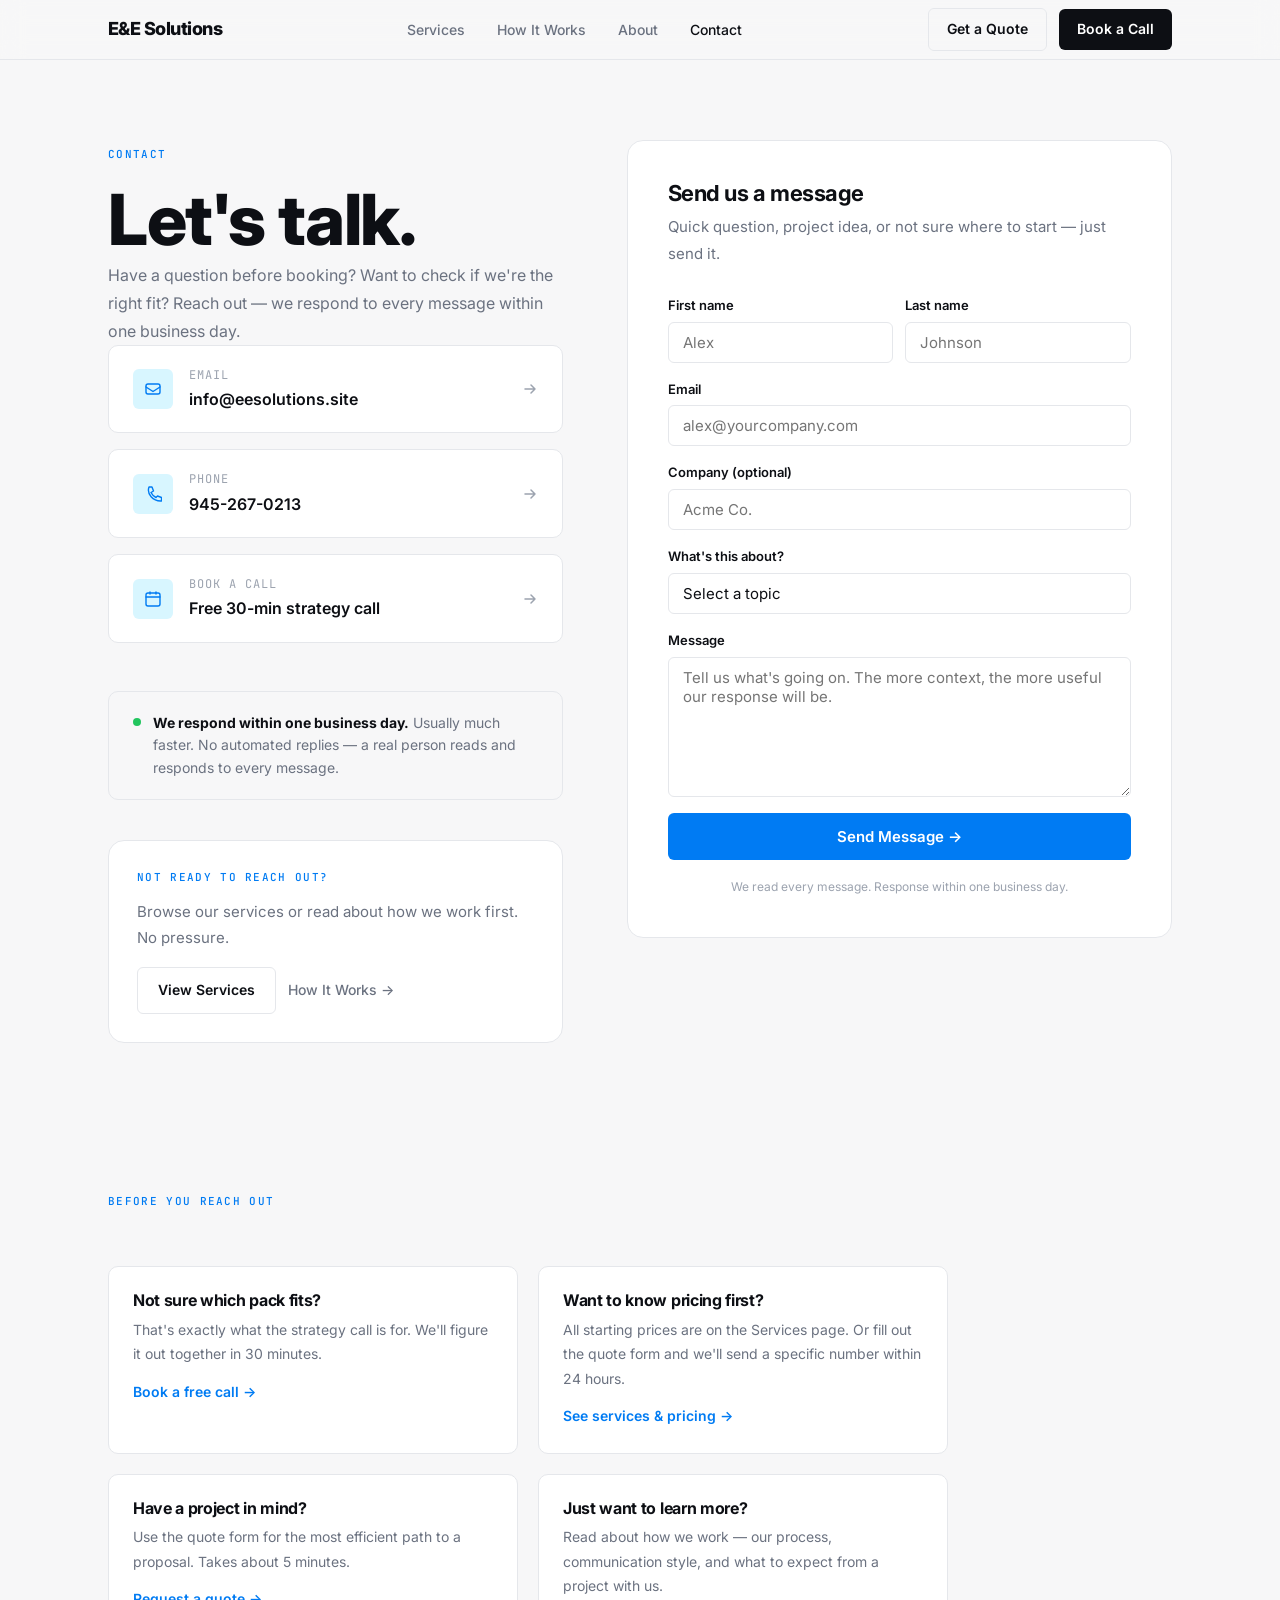
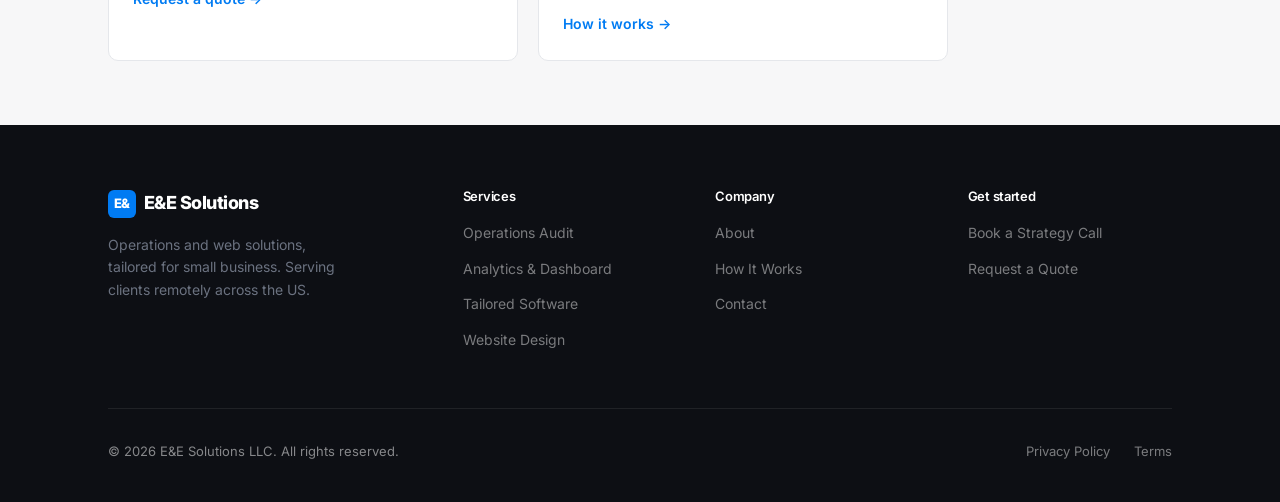
<file: contact.html>
<!DOCTYPE html>
<html lang="en">
<head>
  <meta charset="UTF-8" />
  <meta name="viewport" content="width=device-width, initial-scale=1.0" />
  <title>Contact — E&E Solutions</title>
  <meta name="description" content="Get in touch with E&E Solutions. Email, phone, or use the contact form. We respond within one business day." />
  <link rel="stylesheet" href="styles/main.css" />
  <style>
    .contact-layout {
      display: grid;
      grid-template-columns: 1fr 1.2fr;
      gap: 64px;
      align-items: start;
      padding-top: calc(60px + 80px);
      padding-bottom: 80px;
    }

    .contact-left h1 { margin-bottom: 16px; }
    .contact-left .contact-sub {
      font-size: 18px;
      color: var(--fg-muted);
      line-height: 1.7;
      margin-bottom: 48px;
      max-width: 400px;
    }

    .contact-methods {
      display: flex;
      flex-direction: column;
      gap: 16px;
      margin-bottom: 48px;
    }
    .contact-method {
      display: flex;
      align-items: center;
      gap: 16px;
      padding: 20px 24px;
      background: var(--bg-card);
      border: 1px solid var(--border);
      border-radius: var(--r-md);
      text-decoration: none;
      transition: all 0.15s;
    }
    .contact-method:hover {
      border-color: var(--accent);
      transform: translateX(4px);
    }
    .contact-method-icon {
      width: 40px; height: 40px;
      border-radius: var(--r-sm);
      background: var(--accent-soft);
      display: flex;
      align-items: center;
      justify-content: center;
      color: var(--accent);
      flex-shrink: 0;
    }
    .contact-method-info { flex: 1; }
    .contact-method-label {
      font-size: 12px;
      font-family: var(--font-mono);
      text-transform: uppercase;
      letter-spacing: 0.08em;
      color: var(--fg-light);
      margin-bottom: 2px;
    }
    .contact-method-val {
      font-size: 16px;
      font-weight: 600;
      color: var(--fg);
    }
    .contact-method-arrow {
      color: var(--fg-light);
      transition: transform 0.15s;
    }
    .contact-method:hover .contact-method-arrow { transform: translateX(3px); color: var(--accent); }

    .contact-response {
      background: var(--bg);
      border: 1px solid var(--border);
      border-radius: var(--r-md);
      padding: 20px 24px;
      display: flex;
      gap: 12px;
      align-items: flex-start;
    }
    .contact-response-dot {
      width: 8px; height: 8px;
      border-radius: 50%;
      background: #22c55e;
      flex-shrink: 0;
      margin-top: 6px;
      animation: pulse 2s infinite;
    }
    @keyframes pulse {
      0%, 100% { opacity: 1; }
      50% { opacity: 0.4; }
    }
    .contact-response p { font-size: 14px; line-height: 1.6; }
    .contact-response p strong { color: var(--fg); }

    /* Form */
    .contact-form-card {
      background: var(--bg-card);
      border: 1px solid var(--border);
      border-radius: var(--r-lg);
      padding: 40px;
      position: sticky;
      top: 80px;
    }
    .contact-form-card h3 { font-size: 22px; margin-bottom: 8px; }
    .contact-form-card .form-desc {
      font-size: 15px;
      color: var(--fg-muted);
      margin-bottom: 28px;
    }
    .contact-form-fields {
      display: flex;
      flex-direction: column;
      gap: 16px;
    }
    .form-row-2 {
      display: grid;
      grid-template-columns: 1fr 1fr;
      gap: 12px;
    }

    /* Success state */
    .form-success {
      display: none;
      text-align: center;
      padding: 32px 0;
    }
    .form-success.show { display: block; }
    .form-success-icon {
      width: 56px; height: 56px;
      border-radius: 50%;
      background: oklch(94% 0.06 145);
      display: flex;
      align-items: center;
      justify-content: center;
      margin: 0 auto 16px;
    }
    .form-success h4 { margin-bottom: 8px; }
    .form-success p { font-size: 15px; }

    @media (max-width: 900px) {
      .contact-layout { grid-template-columns: 1fr; }
      .contact-form-card { position: static; }
      .form-row-2 { grid-template-columns: 1fr; }
    }
  </style>
</head>
<body>

<nav class="nav">
  <div class="nav-inner">
    <a href="index.html" class="nav-logo">
      E&E Solutions
    </a>
    <ul class="nav-links">
      <li><a href="services.html">Services</a></li>
      <li><a href="how-it-works.html">How It Works</a></li>
      <li><a href="about.html">About</a></li>
      <li><a href="contact.html" class="active">Contact</a></li>
    </ul>
    <div class="nav-cta">
      <a href="quote.html" class="btn btn-outline" style="padding:9px 18px;font-size:14px;">Get a Quote</a>
      <a href="book-a-call.html" class="btn btn-primary" style="padding:9px 18px;font-size:14px;">Book a Call</a>
    </div>
    <button class="hamburger" onclick="toggleMenu()" aria-label="Menu">
      <span></span><span></span><span></span>
    </button>
  </div>
</nav>
<div class="mobile-menu" id="mobileMenu">
  <a href="services.html">Services</a>
  <a href="how-it-works.html">How It Works</a>
  <a href="about.html">About</a>
  <a href="contact.html">Contact</a>
  <a href="quote.html">Get a Quote</a>
  <a href="book-a-call.html" style="color:var(--accent);font-weight:600;">Book a Call →</a>
</div>

<div class="container">
  <div class="contact-layout">

    <!-- LEFT -->
    <div>
      <span class="section-label">Contact</span>
      <h1>Let's talk.</h1>
      <p class="contact-sub">Have a question before booking? Want to check if we're the right fit? Reach out — we respond to every message within one business day.</p>

      <div class="contact-methods">
        <a href="mailto:info@eesolutions.site" class="contact-method">
          <div class="contact-method-icon">
            <svg width="18" height="18" viewBox="0 0 18 18" fill="none"><rect x="2" y="4" width="14" height="10" rx="2" stroke="currentColor" stroke-width="1.4"/><path d="M2 7l7 4.5L16 7" stroke="currentColor" stroke-width="1.4" stroke-linecap="round"/></svg>
          </div>
          <div class="contact-method-info">
            <div class="contact-method-label">Email</div>
            <div class="contact-method-val">info@eesolutions.site</div>
          </div>
          <svg class="contact-method-arrow" width="16" height="16" viewBox="0 0 16 16" fill="none"><path d="M3 8h10M9 4l4 4-4 4" stroke="currentColor" stroke-width="1.5" stroke-linecap="round" stroke-linejoin="round"/></svg>
        </a>

        <a href="tel:+19452670213" class="contact-method">
          <div class="contact-method-icon">
            <svg width="18" height="18" viewBox="0 0 18 18" fill="none"><path d="M5 2h3l1.5 4L7 7.5c1 2 3 4 5 5L13.5 11l4 1.5V16c-8.5.5-15-7-12.5-14z" stroke="currentColor" stroke-width="1.4" stroke-linecap="round" stroke-linejoin="round"/></svg>
          </div>
          <div class="contact-method-info">
            <div class="contact-method-label">Phone</div>
            <div class="contact-method-val">945-267-0213</div>
          </div>
          <svg class="contact-method-arrow" width="16" height="16" viewBox="0 0 16 16" fill="none"><path d="M3 8h10M9 4l4 4-4 4" stroke="currentColor" stroke-width="1.5" stroke-linecap="round" stroke-linejoin="round"/></svg>
        </a>

        <a href="book-a-call.html" class="contact-method">
          <div class="contact-method-icon">
            <svg width="18" height="18" viewBox="0 0 18 18" fill="none"><rect x="2" y="3" width="14" height="13" rx="2" stroke="currentColor" stroke-width="1.4"/><path d="M2 7h14M6 2v2M12 2v2" stroke="currentColor" stroke-width="1.4" stroke-linecap="round"/></svg>
          </div>
          <div class="contact-method-info">
            <div class="contact-method-label">Book a call</div>
            <div class="contact-method-val">Free 30-min strategy call</div>
          </div>
          <svg class="contact-method-arrow" width="16" height="16" viewBox="0 0 16 16" fill="none"><path d="M3 8h10M9 4l4 4-4 4" stroke="currentColor" stroke-width="1.5" stroke-linecap="round" stroke-linejoin="round"/></svg>
        </a>
      </div>

      <div class="contact-response">
        <div class="contact-response-dot"></div>
        <p><strong>We respond within one business day.</strong> Usually much faster. No automated replies — a real person reads and responds to every message.</p>
      </div>

      <div style="margin-top:40px;padding:28px;background:var(--bg-card);border:1px solid var(--border);border-radius:var(--r-lg);">
        <span class="section-label" style="display:block;margin-bottom:12px;">Not ready to reach out?</span>
        <p style="font-size:15px;margin-bottom:16px;">Browse our services or read about how we work first. No pressure.</p>
        <div style="display:flex;gap:12px;flex-wrap:wrap;">
          <a href="services.html" class="btn btn-outline" style="font-size:14px;padding:10px 20px;">View Services</a>
          <a href="how-it-works.html" class="btn btn-ghost" style="font-size:14px;">How It Works →</a>
        </div>
      </div>
    </div>

    <!-- RIGHT: Form -->
    <div>
      <div class="contact-form-card">
        <h3>Send us a message</h3>
        <p class="form-desc">Quick question, project idea, or not sure where to start — just send it.</p>

        <div id="contactForm">
          <div class="contact-form-fields">
            <div class="form-row-2">
              <div class="form-group">
                <label for="cFirstName">First name</label>
                <input class="form-input" id="cFirstName" type="text" placeholder="Alex" />
              </div>
              <div class="form-group">
                <label for="cLastName">Last name</label>
                <input class="form-input" id="cLastName" type="text" placeholder="Johnson" />
              </div>
            </div>
            <div class="form-group">
              <label for="cEmail">Email</label>
              <input class="form-input" id="cEmail" type="email" placeholder="alex@yourcompany.com" />
            </div>
            <div class="form-group">
              <label for="cCompany">Company (optional)</label>
              <input class="form-input" id="cCompany" type="text" placeholder="Acme Co." />
            </div>
            <div class="form-group">
              <label for="cSubject">What's this about?</label>
              <select class="form-select" id="cSubject">
                <option value="">Select a topic</option>
                <option>Operations Audit</option>
                <option>Analytics & Dashboard</option>
                <option>Tailored Software Build</option>
                <option>Website Design & Build</option>
                <option>Pricing question</option>
                <option>General question</option>
                <option>Other</option>
              </select>
            </div>
            <div class="form-group">
              <label for="cMessage">Message</label>
              <textarea class="form-textarea" id="cMessage" placeholder="Tell us what's going on. The more context, the more useful our response will be." style="min-height:140px;"></textarea>
            </div>
            <button class="btn btn-accent" onclick="submitContact()" style="width:100%;justify-content:center;padding:14px;font-size:15px;">
              Send Message →
            </button>
            <p style="font-size:12px;text-align:center;color:var(--fg-light);">We read every message. Response within one business day.</p>
          </div>
        </div>

        <div class="form-success" id="contactSuccess">
          <div class="form-success-icon">
            <svg width="28" height="22" viewBox="0 0 28 22" fill="none"><path d="M2 11l8 8L26 2" stroke="oklch(45% 0.15 145)" stroke-width="2.5" stroke-linecap="round" stroke-linejoin="round"/></svg>
          </div>
          <h4>Message sent.</h4>
          <p style="margin-bottom:20px;">We'll be in touch within one business day. Usually sooner.</p>
          <a href="book-a-call.html" class="btn btn-accent" style="padding:12px 24px;">Book a call while you wait →</a>
        </div>
      </div>
    </div>

  </div>
</div>

<!-- FAQ strip -->
<section style="background:var(--bg);padding:64px 0;">
  <div class="container">
    <span class="section-label">Before you reach out</span>
    <div style="display:grid;grid-template-columns:1fr 1fr;gap:20px;margin-top:40px;max-width:840px;" class="reveal">
      <div style="background:var(--bg-card);border:1px solid var(--border);border-radius:var(--r-md);padding:24px;">
        <h4 style="font-size:16px;margin-bottom:8px;">Not sure which pack fits?</h4>
        <p style="font-size:14px;margin-bottom:12px;">That's exactly what the strategy call is for. We'll figure it out together in 30 minutes.</p>
        <a href="book-a-call.html" style="font-size:14px;color:var(--accent);font-weight:600;">Book a free call →</a>
      </div>
      <div style="background:var(--bg-card);border:1px solid var(--border);border-radius:var(--r-md);padding:24px;">
        <h4 style="font-size:16px;margin-bottom:8px;">Want to know pricing first?</h4>
        <p style="font-size:14px;margin-bottom:12px;">All starting prices are on the Services page. Or fill out the quote form and we'll send a specific number within 24 hours.</p>
        <a href="services.html" style="font-size:14px;color:var(--accent);font-weight:600;">See services & pricing →</a>
      </div>
      <div style="background:var(--bg-card);border:1px solid var(--border);border-radius:var(--r-md);padding:24px;">
        <h4 style="font-size:16px;margin-bottom:8px;">Have a project in mind?</h4>
        <p style="font-size:14px;margin-bottom:12px;">Use the quote form for the most efficient path to a proposal. Takes about 5 minutes.</p>
        <a href="quote.html" style="font-size:14px;color:var(--accent);font-weight:600;">Request a quote →</a>
      </div>
      <div style="background:var(--bg-card);border:1px solid var(--border);border-radius:var(--r-md);padding:24px;">
        <h4 style="font-size:16px;margin-bottom:8px;">Just want to learn more?</h4>
        <p style="font-size:14px;margin-bottom:12px;">Read about how we work — our process, communication style, and what to expect from a project with us.</p>
        <a href="how-it-works.html" style="font-size:14px;color:var(--accent);font-weight:600;">How it works →</a>
      </div>
    </div>
  </div>
</section>

<footer class="footer">
  <div class="container">
    <div class="footer-grid">
      <div class="footer-brand">
        <div class="footer-logo"><div class="footer-logo-mark">E&</div>E&E Solutions</div>
        <p class="footer-tagline">Operations and web solutions, tailored for small business. Serving clients remotely across the US.</p>
      </div>
      <div class="footer-col"><h4>Services</h4><ul>
        <li><a href="services.html#operations-audit">Operations Audit</a></li>
        <li><a href="services.html#analytics-dashboard">Analytics & Dashboard</a></li>
        <li><a href="services.html#tailored-software">Tailored Software</a></li>
        <li><a href="services.html#website-design">Website Design</a></li>
      </ul></div>
      <div class="footer-col"><h4>Company</h4><ul>
        <li><a href="about.html">About</a></li>
        <li><a href="how-it-works.html">How It Works</a></li>
        <li><a href="contact.html">Contact</a></li>
      </ul></div>
      <div class="footer-col"><h4>Get started</h4><ul>
        <li><a href="book-a-call.html">Book a Strategy Call</a></li>
        <li><a href="quote.html">Request a Quote</a></li>
      </ul></div>
    </div>
    <div class="footer-bottom">
      <span>© 2026 E&E Solutions LLC. All rights reserved.</span>
      <div style="display:flex;gap:24px;"><a href="#">Privacy Policy</a><a href="#">Terms</a></div>
    </div>
  </div>
</footer>

<script>
  function toggleMenu() { document.getElementById('mobileMenu').classList.toggle('open'); }

  function submitContact() {
    const email = document.getElementById('cEmail').value;
    const msg = document.getElementById('cMessage').value;
    if (!email || !email.includes('@')) {
      document.getElementById('cEmail').style.borderColor = '#ef4444';
      document.getElementById('cEmail').focus();
      return;
    }
    if (!msg.trim()) {
      document.getElementById('cMessage').style.borderColor = '#ef4444';
      document.getElementById('cMessage').focus();
      return;
    }
    document.getElementById('contactForm').style.display = 'none';
    document.getElementById('contactSuccess').classList.add('show');
  }

  const observer = new IntersectionObserver((entries) => {
    entries.forEach(e => { if (e.isIntersecting) e.target.classList.add('visible'); });
  }, { threshold: 0.1 });
  document.querySelectorAll('.reveal').forEach(el => observer.observe(el));
</script>
</body>
</html>
</file>
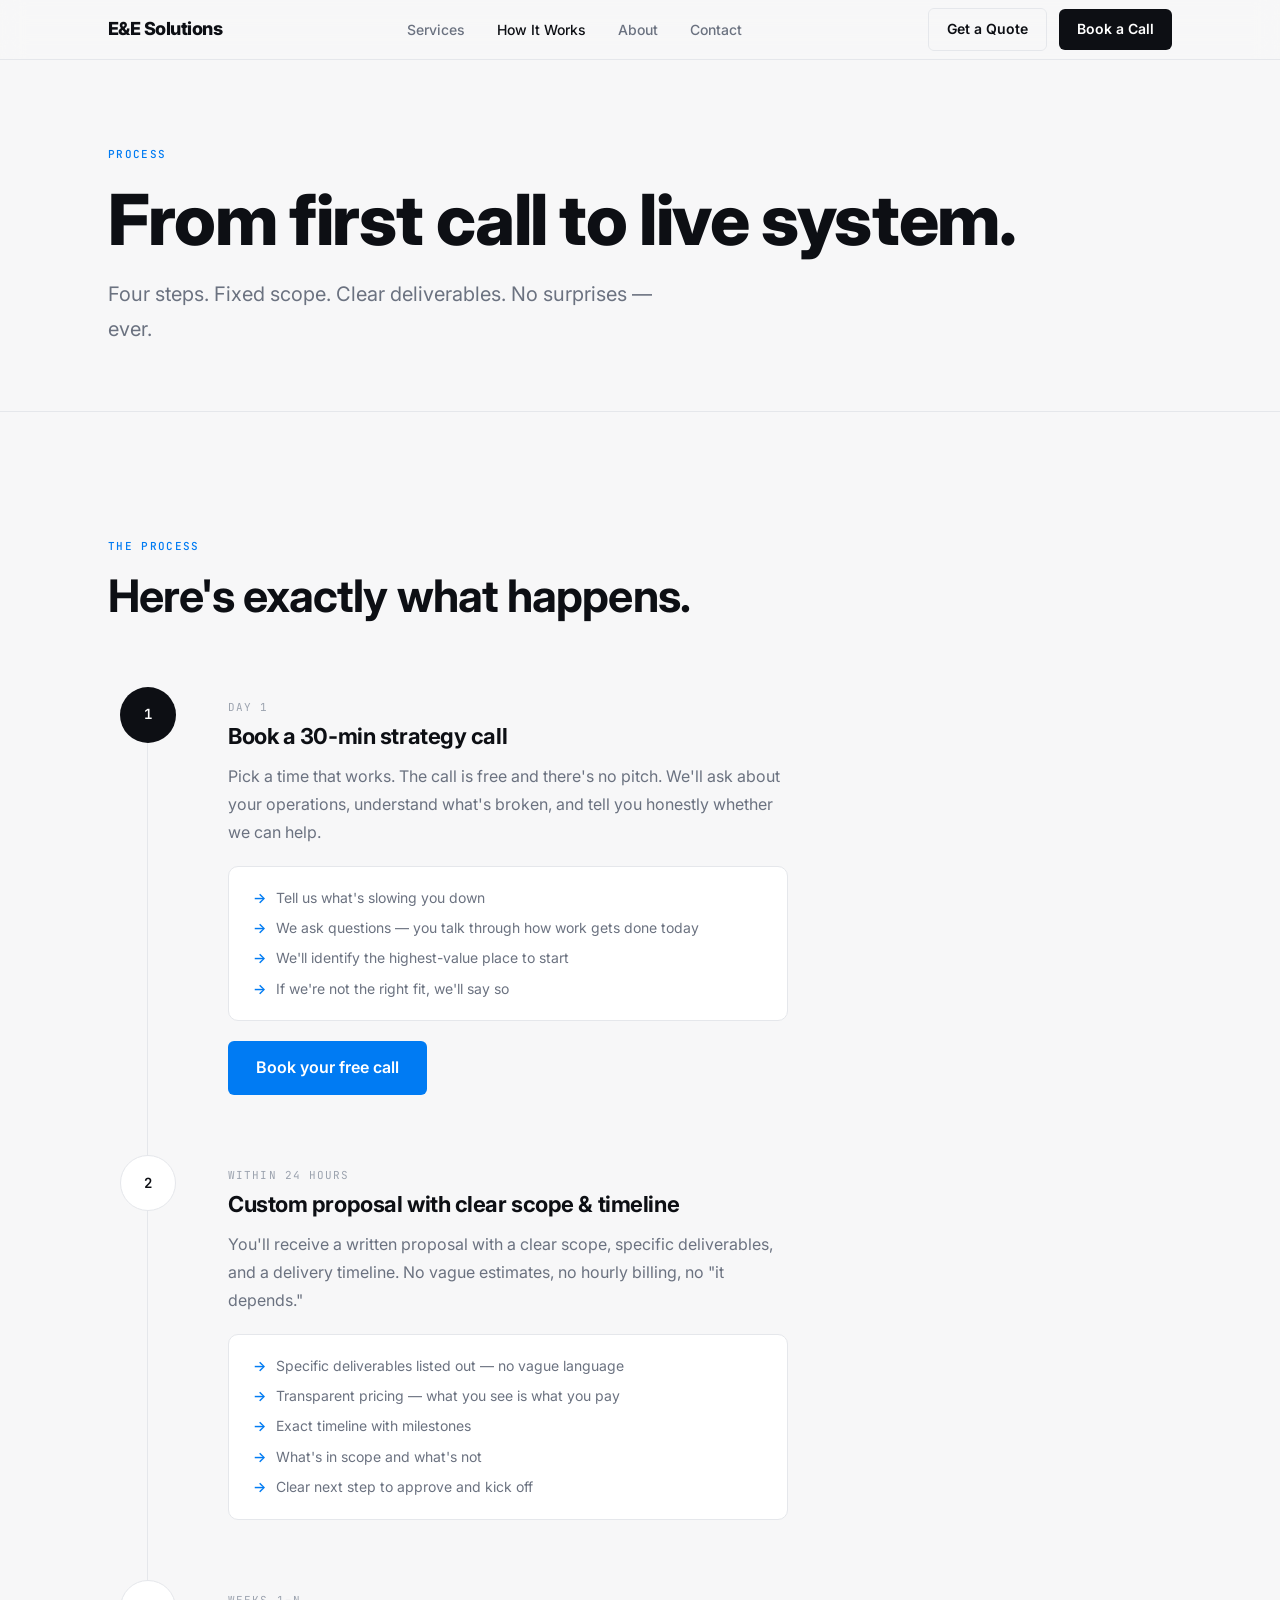
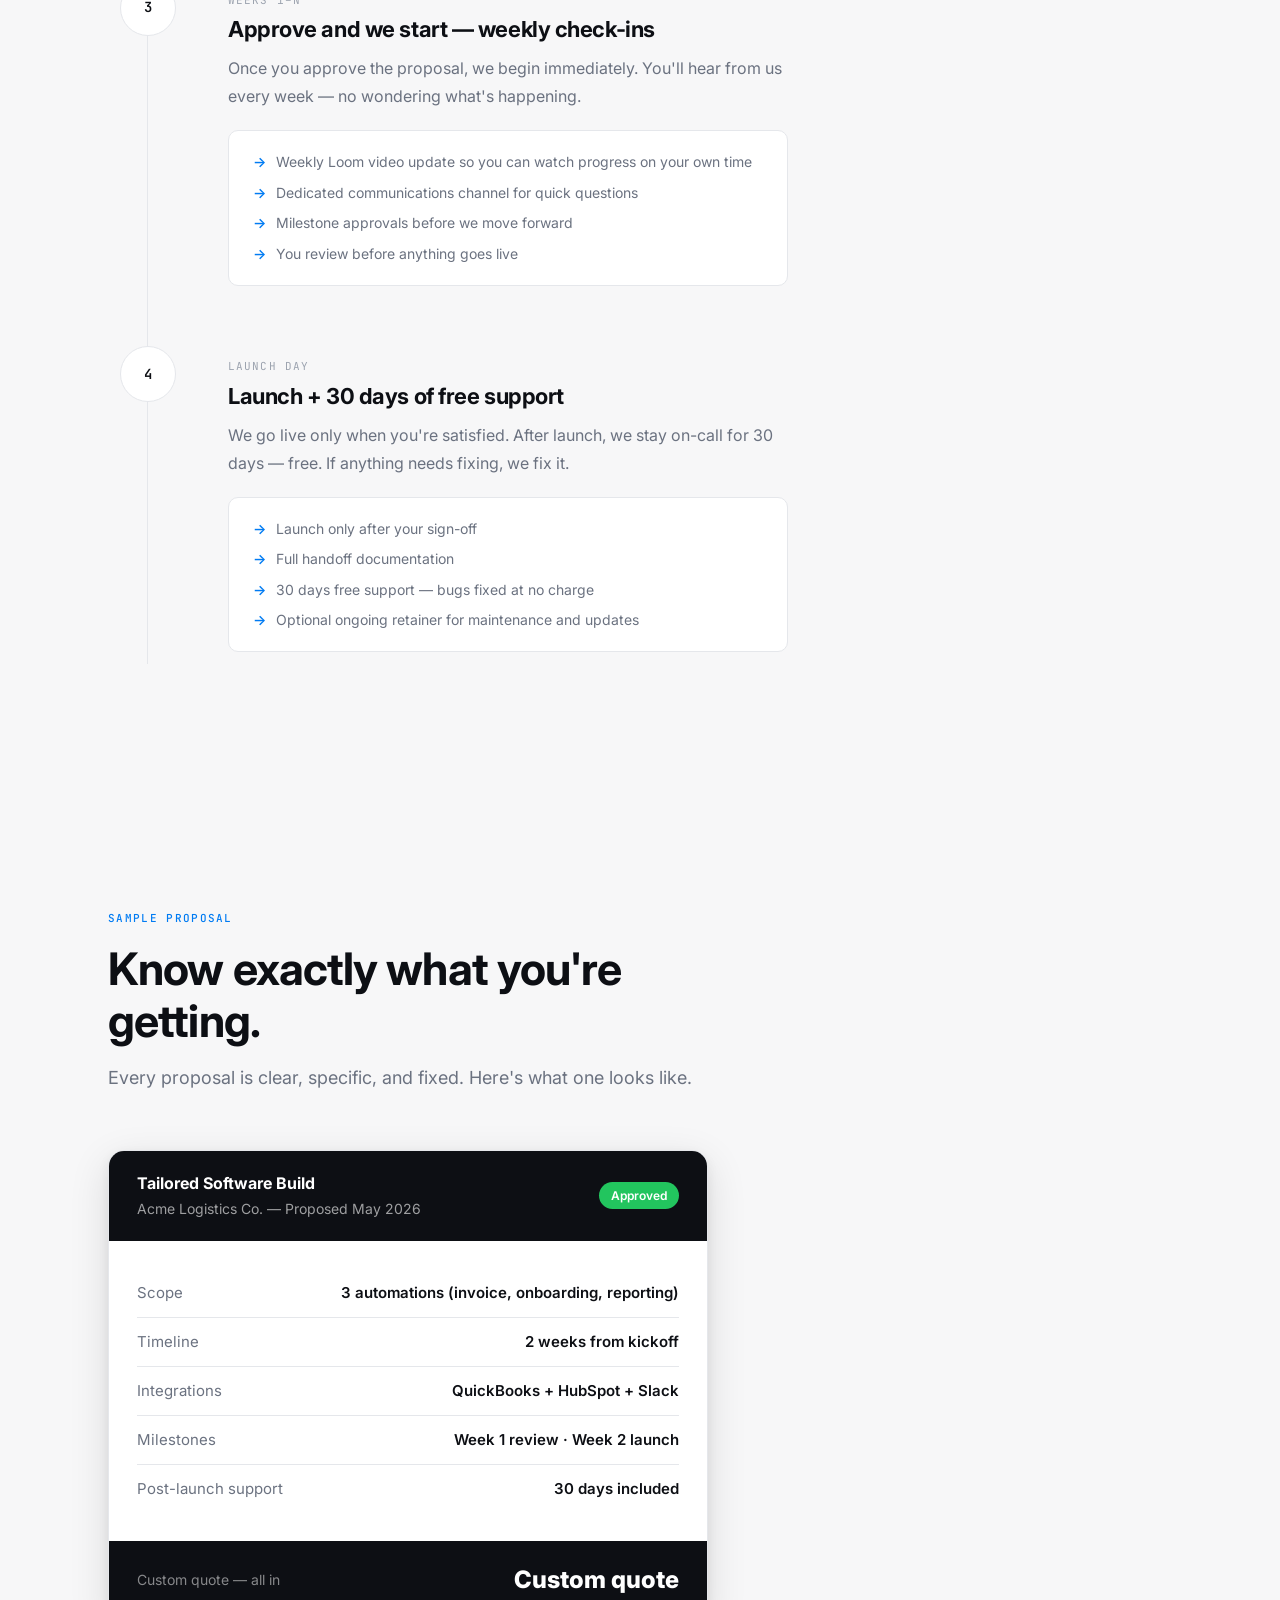
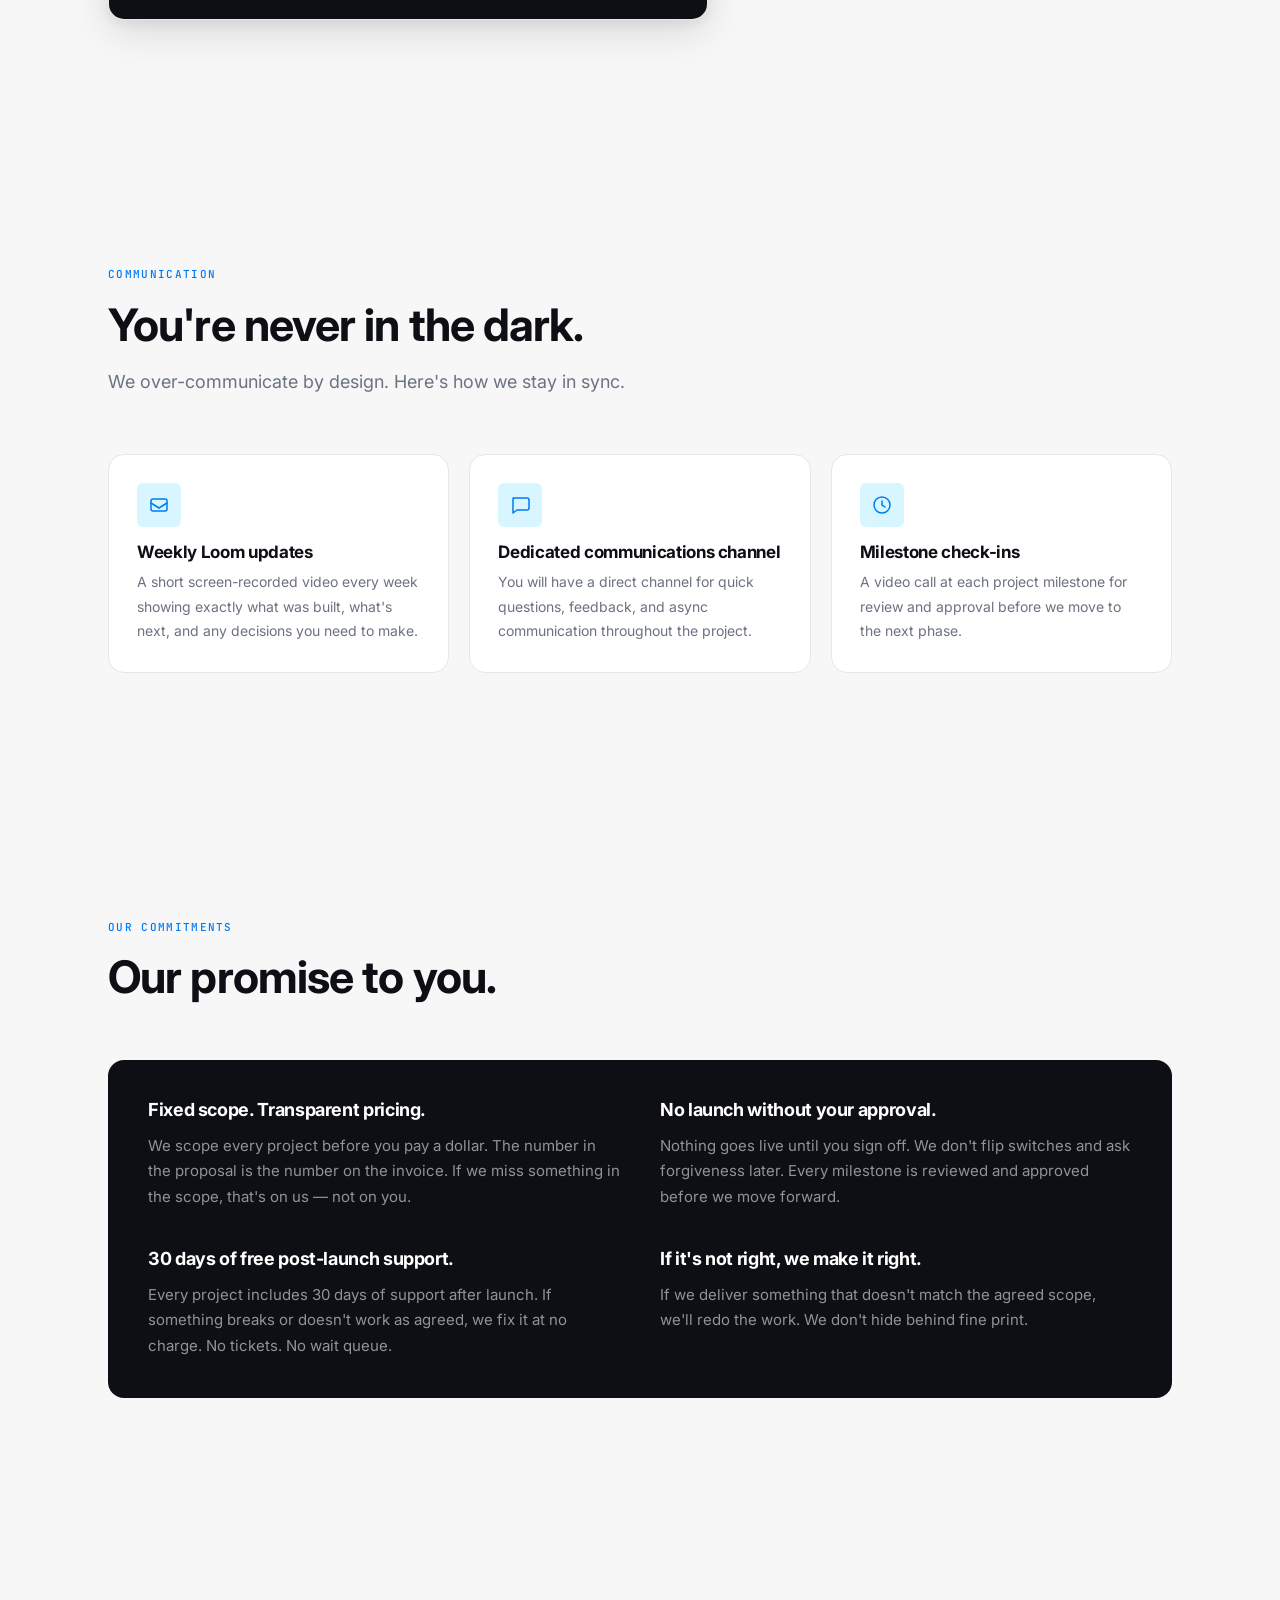
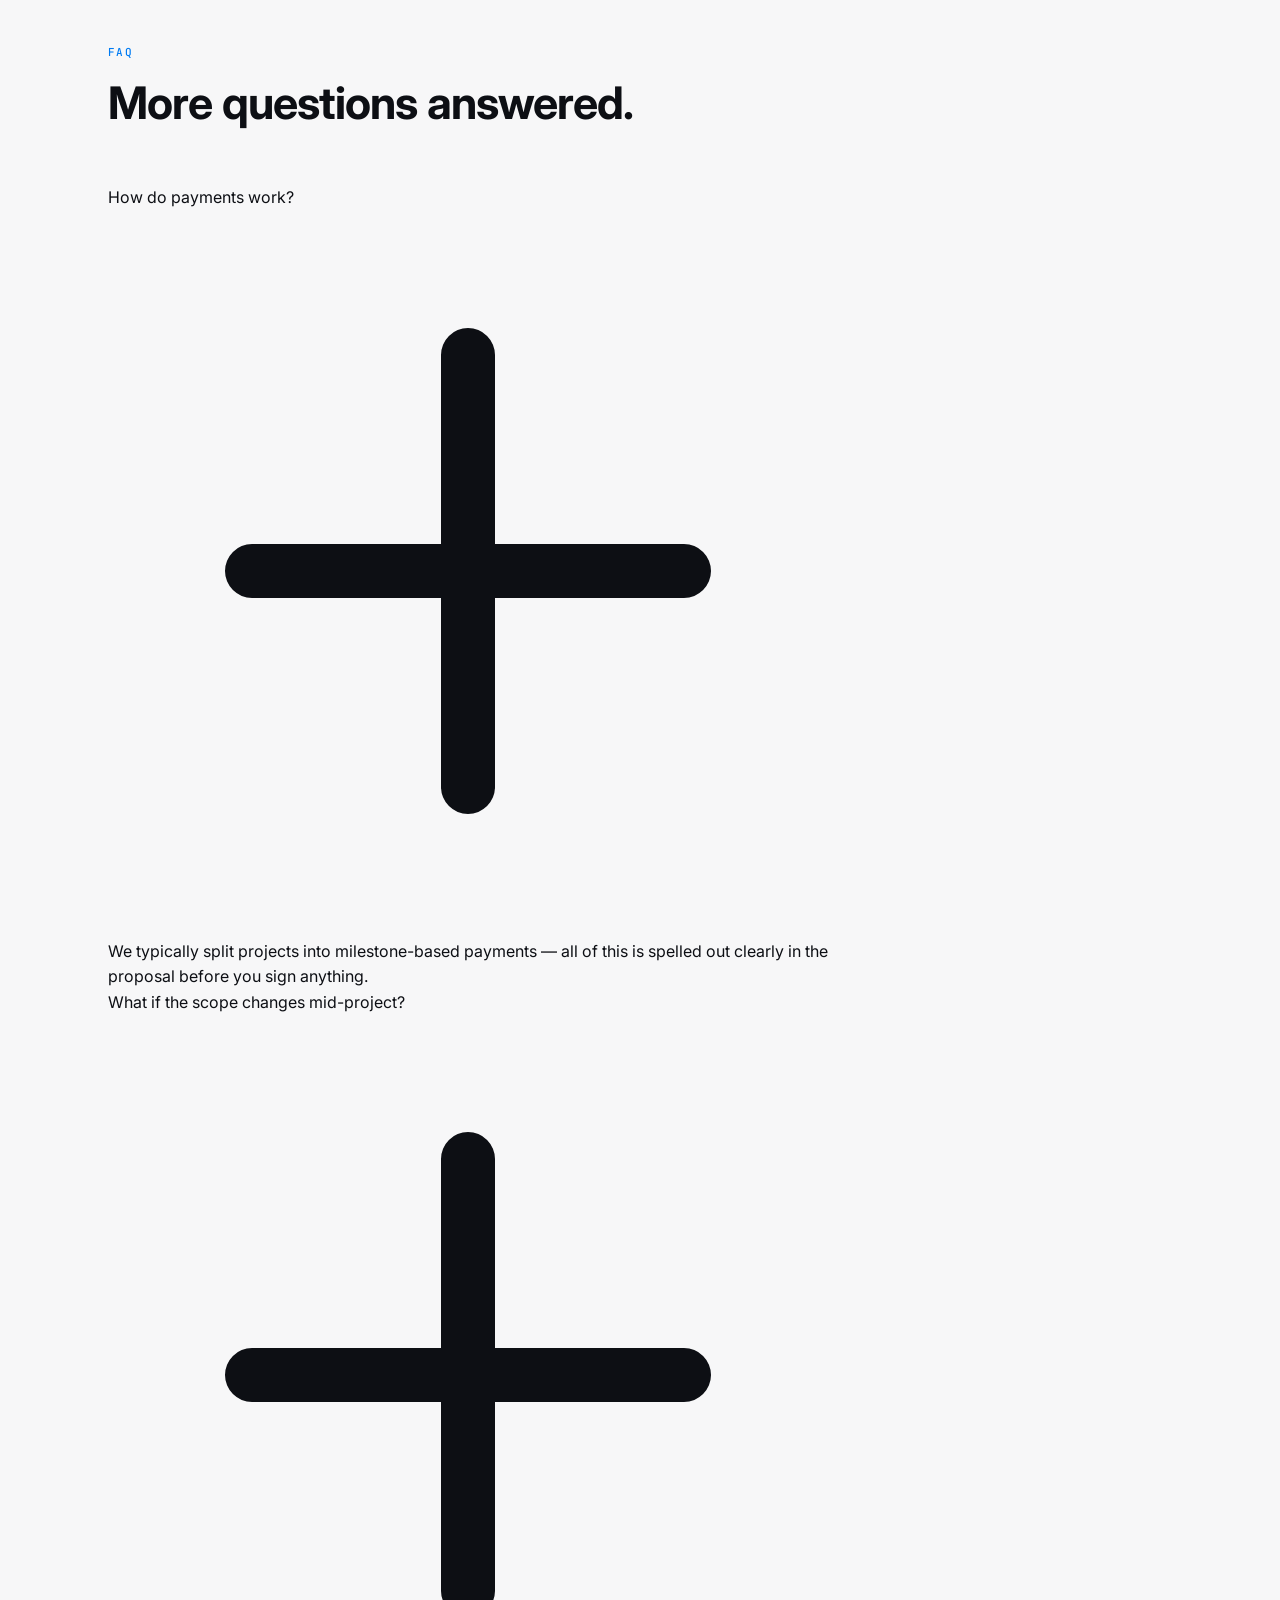
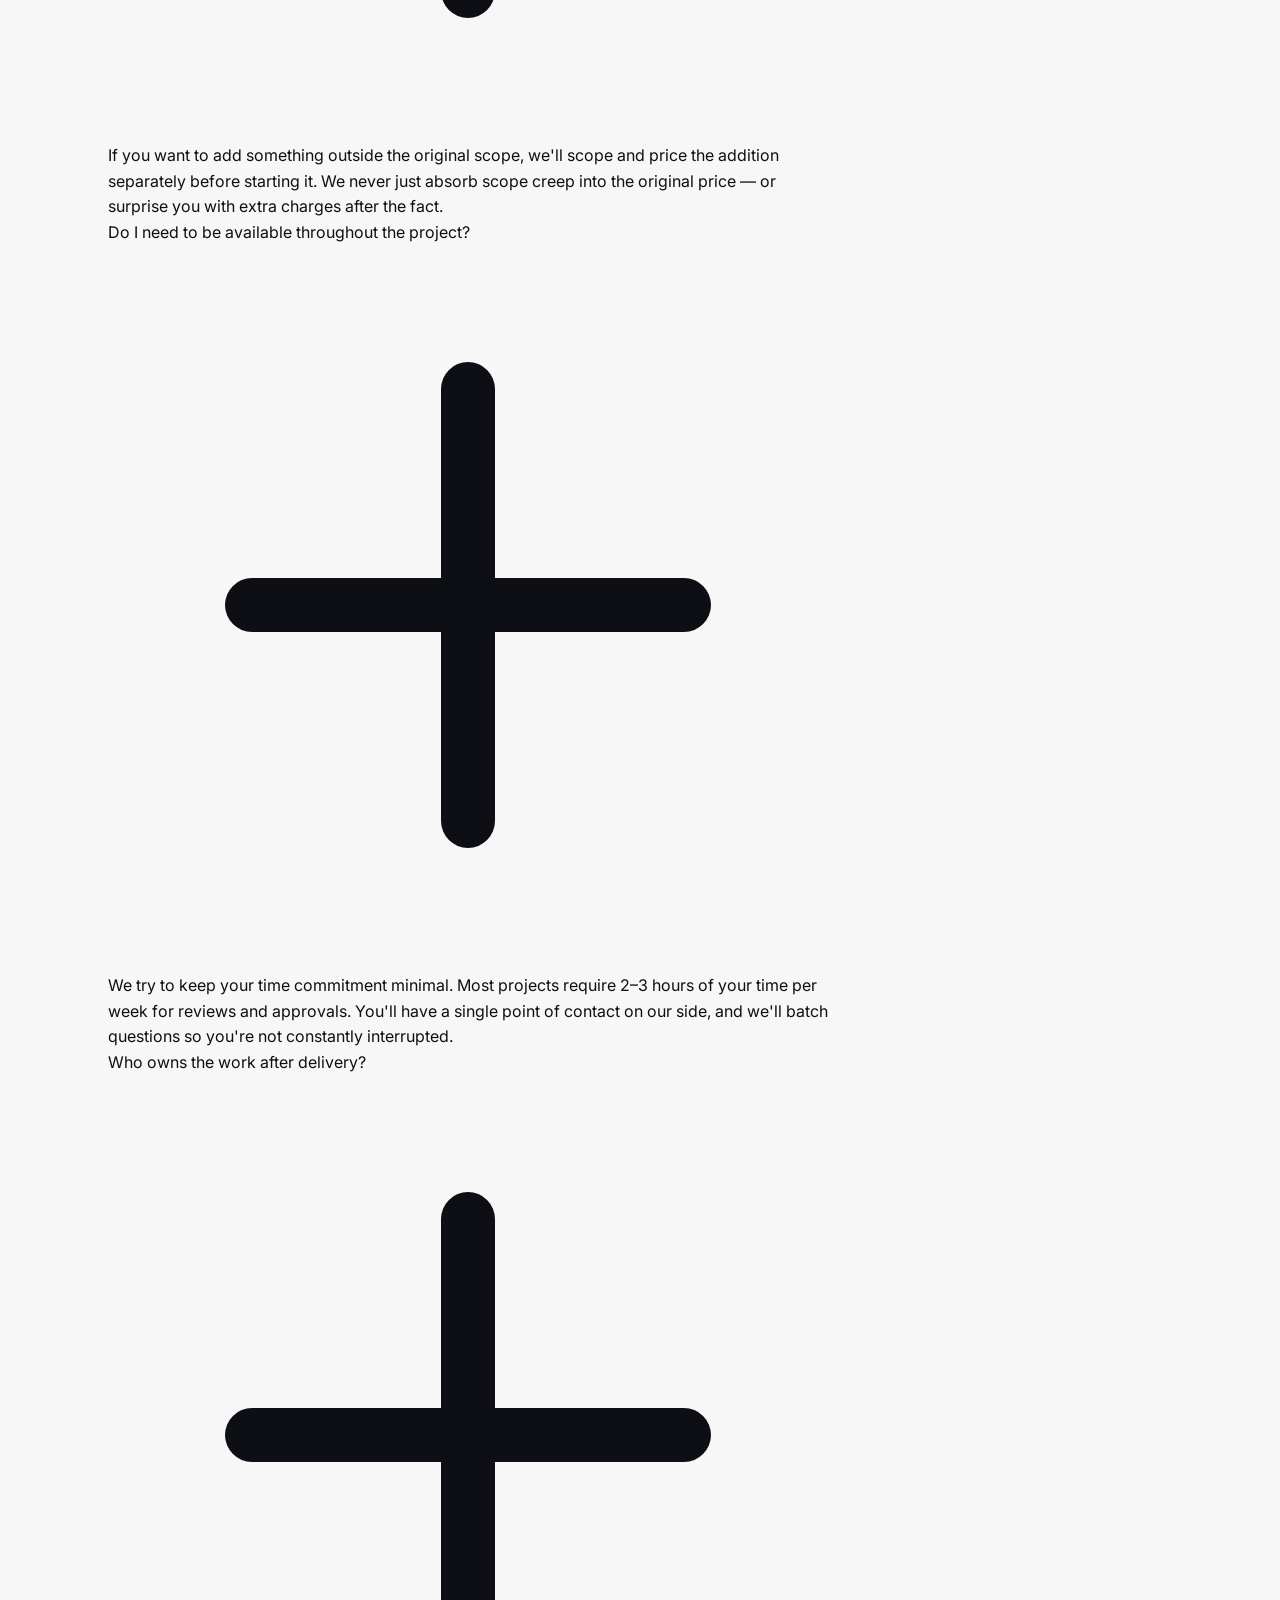
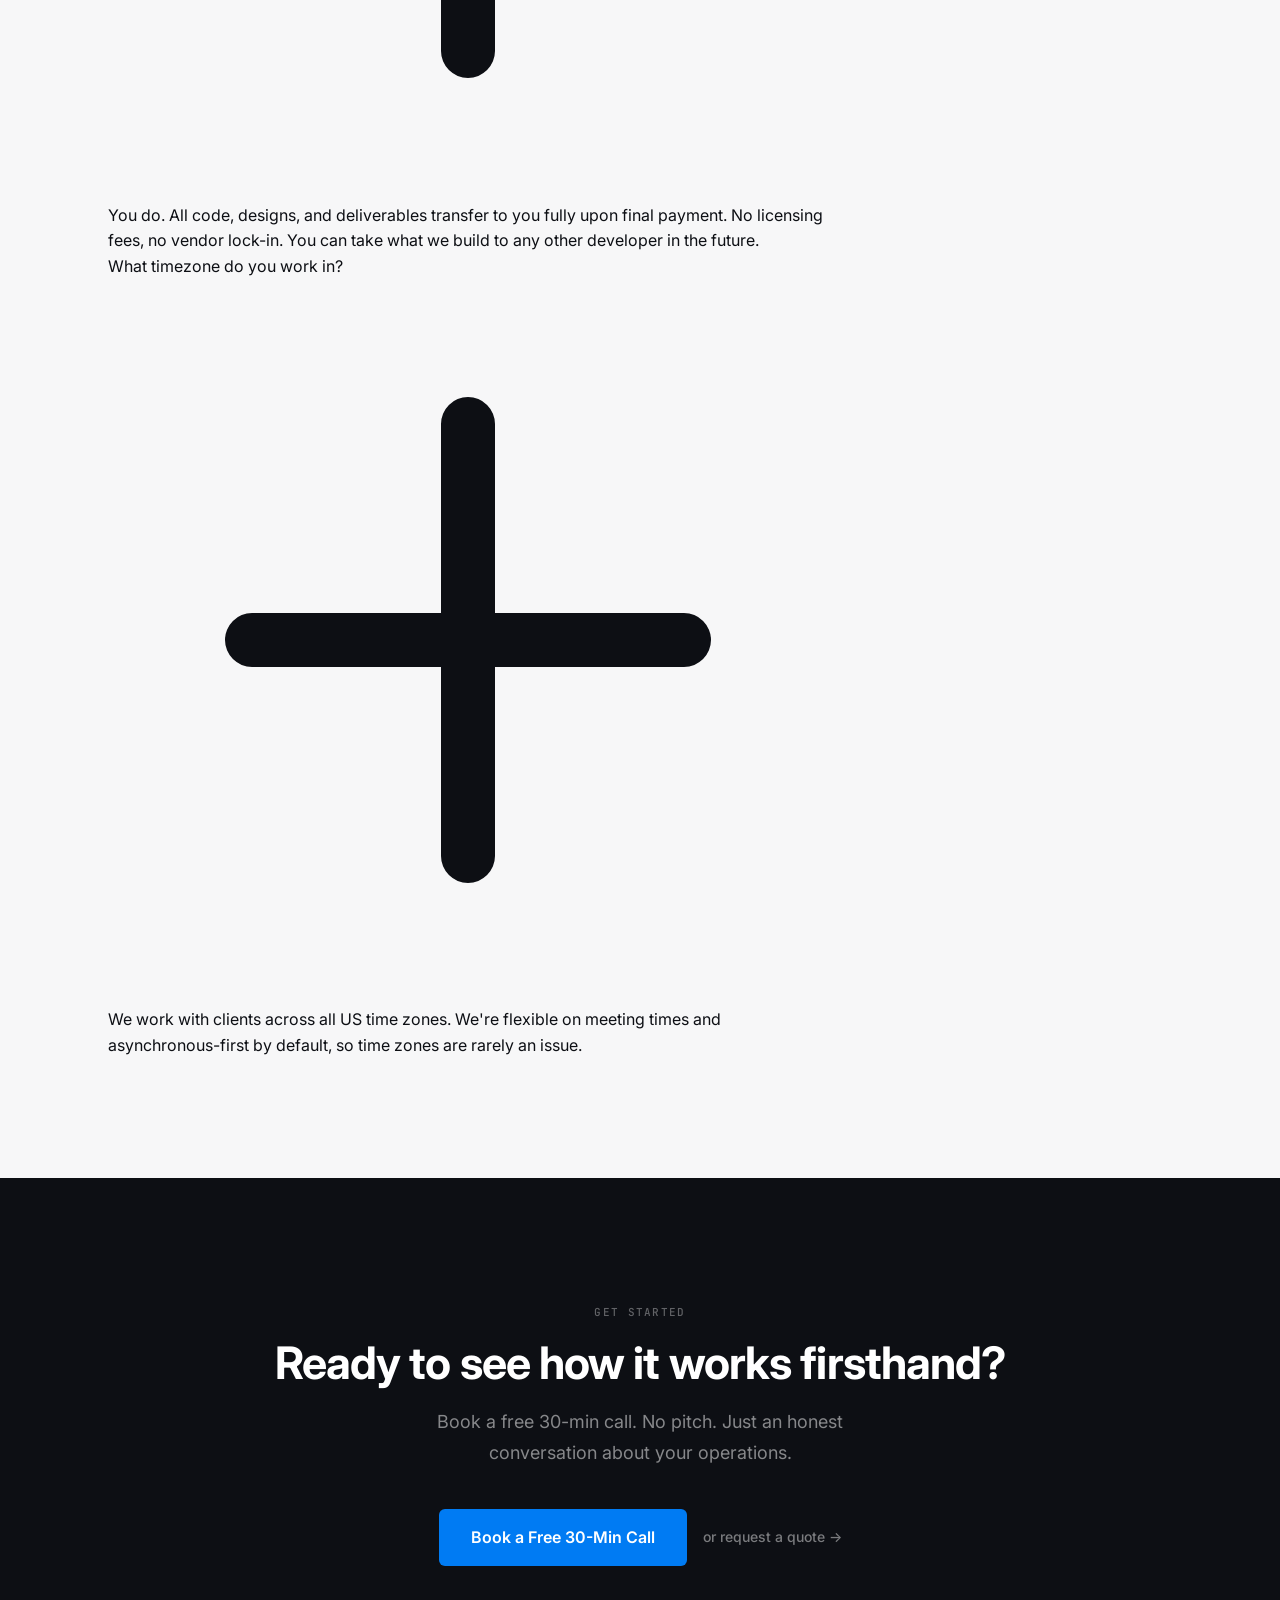
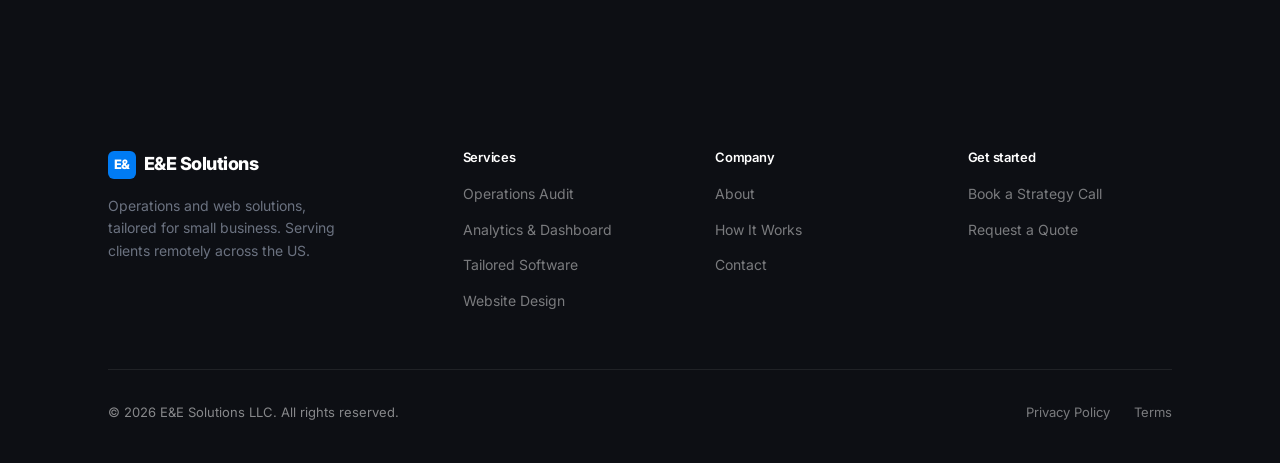
<file: how-it-works.html>
<!DOCTYPE html>
<html lang="en">
<head>
  <meta charset="UTF-8" />
  <meta name="viewport" content="width=device-width, initial-scale=1.0" />
  <title>How It Works — E&E Solutions</title>
  <meta name="description" content="From your first call to a live system in weeks. Fixed scope, clear deliverables, weekly check-ins, and 30 days of free support after launch." />
  <link rel="stylesheet" href="styles/main.css" />
  <style>
    /* Timeline */
    .timeline {
      position: relative;
      margin-top: 64px;
    }
    .timeline::before {
      content: '';
      position: absolute;
      left: 39px;
      top: 0;
      bottom: 0;
      width: 1px;
      background: var(--border);
    }
    .timeline-item {
      display: flex;
      gap: 40px;
      margin-bottom: 48px;
      position: relative;
    }
    .timeline-item:last-child { margin-bottom: 0; }
    .timeline-marker {
      width: 80px;
      flex-shrink: 0;
      display: flex;
      flex-direction: column;
      align-items: center;
      gap: 0;
    }
    .timeline-num {
      width: 56px; height: 56px;
      border-radius: 50%;
      background: var(--bg-card);
      border: 1px solid var(--border);
      display: flex;
      align-items: center;
      justify-content: center;
      font-family: var(--font-mono);
      font-size: 14px;
      font-weight: 600;
      color: var(--fg);
      z-index: 1;
      flex-shrink: 0;
    }
    .timeline-item:first-child .timeline-num {
      background: var(--fg);
      color: #fff;
      border-color: transparent;
    }
    .timeline-content {
      flex: 1;
      padding-top: 12px;
      padding-bottom: 12px;
    }
    .timeline-tag {
      font-family: var(--font-mono);
      font-size: 11px;
      letter-spacing: 0.1em;
      text-transform: uppercase;
      color: var(--fg-light);
      margin-bottom: 8px;
    }
    .timeline-content h3 { font-size: 22px; margin-bottom: 12px; }
    .timeline-content p { font-size: 16px; max-width: 560px; }
    .timeline-detail {
      margin-top: 20px;
      background: var(--bg-card);
      border: 1px solid var(--border);
      border-radius: var(--r-md);
      padding: 20px 24px;
      max-width: 560px;
    }
    .timeline-detail ul {
      list-style: none;
      display: flex;
      flex-direction: column;
      gap: 8px;
    }
    .timeline-detail ul li {
      font-size: 14px;
      color: var(--fg-muted);
      display: flex;
      gap: 10px;
      align-items: flex-start;
    }
    .timeline-detail ul li::before {
      content: '→';
      color: var(--accent);
      flex-shrink: 0;
      font-weight: 600;
    }

    /* Proposal mockup */
    .proposal-mockup {
      background: var(--bg-card);
      border: 1px solid var(--border);
      border-radius: var(--r-lg);
      overflow: hidden;
      margin-top: 48px;
      box-shadow: var(--shadow-lg);
    }
    .proposal-top {
      background: var(--fg);
      padding: 20px 28px;
      display: flex;
      align-items: center;
      justify-content: space-between;
    }
    .proposal-top-left { color: rgba(255,255,255,0.6); font-size: 14px; }
    .proposal-top-left strong { color: #fff; display: block; font-size: 16px; margin-bottom: 2px; }
    .proposal-status {
      background: #22c55e;
      color: #fff;
      border-radius: 100px;
      padding: 4px 12px;
      font-size: 12px;
      font-weight: 600;
    }
    .proposal-body { padding: 28px; }
    .proposal-row {
      display: flex;
      justify-content: space-between;
      align-items: baseline;
      padding: 12px 0;
      border-bottom: 1px solid var(--border);
      font-size: 15px;
    }
    .proposal-row:last-child { border-bottom: none; }
    .proposal-row-label { color: var(--fg-muted); }
    .proposal-row-val { font-weight: 600; color: var(--fg); }
    .proposal-total {
      background: var(--fg);
      padding: 20px 28px;
      display: flex;
      justify-content: space-between;
      align-items: center;
    }
    .proposal-total-label { color: rgba(255,255,255,0.5); font-size: 14px; }
    .proposal-total-val { color: #fff; font-size: 24px; font-weight: 800; }

    /* Communication cadence */
    .cadence-grid {
      display: grid;
      grid-template-columns: repeat(3, 1fr);
      gap: 20px;
      margin-top: 48px;
    }
    .cadence-card {
      background: var(--bg-card);
      border: 1px solid var(--border);
      border-radius: var(--r-lg);
      padding: 28px;
    }
    .cadence-icon {
      width: 44px; height: 44px;
      border-radius: var(--r-sm);
      background: var(--accent-soft);
      display: flex;
      align-items: center;
      justify-content: center;
      color: var(--accent);
      margin-bottom: 16px;
    }
    .cadence-card h4 { font-size: 17px; margin-bottom: 8px; }
    .cadence-card p { font-size: 14px; }

    /* Policy */
    .policy-card {
      background: var(--fg);
      border-radius: var(--r-lg);
      padding: 40px;
      margin-top: 48px;
      display: grid;
      grid-template-columns: 1fr 1fr;
      gap: 40px;
    }
    .policy-item h4 { color: #fff; font-size: 18px; margin-bottom: 12px; }
    .policy-item p { color: rgba(255,255,255,0.55); font-size: 15px; line-height: 1.7; }

    @media (max-width: 768px) {
      .timeline::before { left: 27px; }
      .timeline-marker { width: 56px; }
      .timeline-num { width: 44px; height: 44px; font-size: 12px; }
      .cadence-grid { grid-template-columns: 1fr; }
      .policy-card { grid-template-columns: 1fr; }
      .timeline-item { gap: 20px; }
    }
  </style>
</head>
<body>

<nav class="nav">
  <div class="nav-inner">
    <a href="index.html" class="nav-logo">
      E&E Solutions
    </a>
    <ul class="nav-links">
      <li><a href="services.html">Services</a></li>
      <li><a href="how-it-works.html" class="active">How It Works</a></li>
      <li><a href="about.html">About</a></li>
      <li><a href="contact.html">Contact</a></li>
    </ul>
    <div class="nav-cta">
      <a href="quote.html" class="btn btn-outline" style="padding:9px 18px;font-size:14px;">Get a Quote</a>
      <a href="book-a-call.html" class="btn btn-primary" style="padding:9px 18px;font-size:14px;">Book a Call</a>
    </div>
    <button class="hamburger" onclick="toggleMenu()" aria-label="Menu">
      <span></span><span></span><span></span>
    </button>
  </div>
</nav>
<div class="mobile-menu" id="mobileMenu">
  <a href="services.html">Services</a>
  <a href="how-it-works.html">How It Works</a>
  <a href="about.html">About</a>
  <a href="contact.html">Contact</a>
  <a href="quote.html">Get a Quote</a>
  <a href="book-a-call.html" style="color:var(--accent);font-weight:600;">Book a Call →</a>
</div>

<div class="page-hero">
  <div class="container">
    <span class="section-label">Process</span>
    <h1>From first call to live system.</h1>
    <p>Four steps. Fixed scope. Clear deliverables. No surprises — ever.</p>
  </div>
</div>

<!-- TIMELINE -->
<section>
  <div class="container">
    <span class="section-label">The process</span>
    <div class="section-head">
      <h2>Here's exactly what happens.</h2>
    </div>
    <div class="timeline reveal">

      <div class="timeline-item">
        <div class="timeline-marker">
          <div class="timeline-num">1</div>
        </div>
        <div class="timeline-content">
          <div class="timeline-tag">Day 1</div>
          <h3>Book a 30-min strategy call</h3>
          <p>Pick a time that works. The call is free and there's no pitch. We'll ask about your operations, understand what's broken, and tell you honestly whether we can help.</p>
          <div class="timeline-detail">
            <ul>
              <li>Tell us what's slowing you down</li>
              <li>We ask questions — you talk through how work gets done today</li>
              <li>We'll identify the highest-value place to start</li>
              <li>If we're not the right fit, we'll say so</li>
            </ul>
          </div>
          <div style="margin-top:20px;">
            <a href="book-a-call.html" class="btn btn-accent">Book your free call</a>
          </div>
        </div>
      </div>

      <div class="timeline-item">
        <div class="timeline-marker">
          <div class="timeline-num">2</div>
        </div>
        <div class="timeline-content">
          <div class="timeline-tag">Within 24 hours</div>
          <h3>Custom proposal with clear scope & timeline</h3>
          <p>You'll receive a written proposal with a clear scope, specific deliverables, and a delivery timeline. No vague estimates, no hourly billing, no "it depends."</p>
          <div class="timeline-detail">
            <ul>
              <li>Specific deliverables listed out — no vague language</li>
              <li>Transparent pricing — what you see is what you pay</li>
              <li>Exact timeline with milestones</li>
              <li>What's in scope and what's not</li>
              <li>Clear next step to approve and kick off</li>
            </ul>
          </div>
        </div>
      </div>

      <div class="timeline-item">
        <div class="timeline-marker">
          <div class="timeline-num">3</div>
        </div>
        <div class="timeline-content">
          <div class="timeline-tag">Weeks 1–N</div>
          <h3>Approve and we start — weekly check-ins</h3>
          <p>Once you approve the proposal, we begin immediately. You'll hear from us every week — no wondering what's happening.</p>
          <div class="timeline-detail">
            <ul>
              <li>Weekly Loom video update so you can watch progress on your own time</li>
              <li>Dedicated communications channel for quick questions</li>
              <li>Milestone approvals before we move forward</li>
              <li>You review before anything goes live</li>
            </ul>
          </div>
        </div>
      </div>

      <div class="timeline-item">
        <div class="timeline-marker">
          <div class="timeline-num">4</div>
        </div>
        <div class="timeline-content">
          <div class="timeline-tag">Launch day</div>
          <h3>Launch + 30 days of free support</h3>
          <p>We go live only when you're satisfied. After launch, we stay on-call for 30 days — free. If anything needs fixing, we fix it.</p>
          <div class="timeline-detail">
            <ul>
              <li>Launch only after your sign-off</li>
              <li>Full handoff documentation</li>
              <li>30 days free support — bugs fixed at no charge</li>
              <li>Optional ongoing retainer for maintenance and updates</li>
            </ul>
          </div>
        </div>
      </div>

    </div>
  </div>
</section>

<!-- PROPOSAL MOCKUP -->
<section style="background:var(--bg);">
  <div class="container">
    <span class="section-label">Sample proposal</span>
    <div class="section-head">
      <h2>Know exactly what you're getting.</h2>
      <p>Every proposal is clear, specific, and fixed. Here's what one looks like.</p>
    </div>
    <div class="proposal-mockup reveal" style="max-width:600px;">
      <div class="proposal-top">
        <div class="proposal-top-left">
          <strong>Tailored Software Build</strong>
          Acme Logistics Co. — Proposed May 2026
        </div>
        <span class="proposal-status">Approved</span>
      </div>
      <div class="proposal-body">
        <div class="proposal-row">
          <span class="proposal-row-label">Scope</span>
          <span class="proposal-row-val">3 automations (invoice, onboarding, reporting)</span>
        </div>
        <div class="proposal-row">
          <span class="proposal-row-label">Timeline</span>
          <span class="proposal-row-val">2 weeks from kickoff</span>
        </div>
        <div class="proposal-row">
          <span class="proposal-row-label">Integrations</span>
          <span class="proposal-row-val">QuickBooks + HubSpot + Slack</span>
        </div>
        <div class="proposal-row">
          <span class="proposal-row-label">Milestones</span>
          <span class="proposal-row-val">Week 1 review · Week 2 launch</span>
        </div>
        <div class="proposal-row">
          <span class="proposal-row-label">Post-launch support</span>
          <span class="proposal-row-val">30 days included</span>
        </div>
      </div>
      <div class="proposal-total">
        <span class="proposal-total-label">Custom quote — all in</span>
        <span class="proposal-total-val">Custom quote</span>
      </div>
    </div>
  </div>
</section>

<!-- COMMUNICATION CADENCE -->
<section>
  <div class="container">
    <span class="section-label">Communication</span>
    <div class="section-head">
      <h2>You're never in the dark.</h2>
      <p>We over-communicate by design. Here's how we stay in sync.</p>
    </div>
    <div class="cadence-grid reveal">
      <div class="cadence-card">
        <div class="cadence-icon">
          <svg width="22" height="22" viewBox="0 0 22 22" fill="none"><rect x="3" y="5" width="16" height="12" rx="2" stroke="currentColor" stroke-width="1.5"/><path d="M3 9l8 5 8-5" stroke="currentColor" stroke-width="1.5" stroke-linecap="round"/></svg>
        </div>
        <h4>Weekly Loom updates</h4>
        <p>A short screen-recorded video every week showing exactly what was built, what's next, and any decisions you need to make.</p>
      </div>
      <div class="cadence-card">
        <div class="cadence-icon">
          <svg width="22" height="22" viewBox="0 0 22 22" fill="none"><path d="M4 4h14a2 2 0 012 2v8a2 2 0 01-2 2H8l-4 3V6a2 2 0 012-2z" stroke="currentColor" stroke-width="1.5" stroke-linejoin="round"/></svg>
        </div>
        <h4>Dedicated communications channel</h4>
        <p>You will have a direct channel for quick questions, feedback, and async communication throughout the project.</p>
      </div>
      <div class="cadence-card">
        <div class="cadence-icon">
          <svg width="22" height="22" viewBox="0 0 22 22" fill="none"><circle cx="11" cy="11" r="8" stroke="currentColor" stroke-width="1.5"/><path d="M11 7v4l3 2" stroke="currentColor" stroke-width="1.5" stroke-linecap="round"/></svg>
        </div>
        <h4>Milestone check-ins</h4>
        <p>A video call at each project milestone for review and approval before we move to the next phase.</p>
      </div>
    </div>
  </div>
</section>

<!-- POLICY -->
<section>
  <div class="container">
    <span class="section-label">Our commitments</span>
    <div class="section-head">
      <h2>Our promise to you.</h2>
    </div>
    <div class="policy-card reveal">
      <div class="policy-item">
        <h4>Fixed scope. Transparent pricing.</h4>
        <p>We scope every project before you pay a dollar. The number in the proposal is the number on the invoice. If we miss something in the scope, that's on us — not on you.</p>
      </div>
      <div class="policy-item">
        <h4>No launch without your approval.</h4>
        <p>Nothing goes live until you sign off. We don't flip switches and ask forgiveness later. Every milestone is reviewed and approved before we move forward.</p>
      </div>
      <div class="policy-item">
        <h4>30 days of free post-launch support.</h4>
        <p>Every project includes 30 days of support after launch. If something breaks or doesn't work as agreed, we fix it at no charge. No tickets. No wait queue.</p>
      </div>
      <div class="policy-item">
        <h4>If it's not right, we make it right.</h4>
        <p>If we deliver something that doesn't match the agreed scope, we'll redo the work. We don't hide behind fine print.</p>
      </div>
    </div>
  </div>
</section>

<!-- FAQ -->
<section style="background:var(--bg);">
  <div class="container">
    <span class="section-label">FAQ</span>
    <div class="section-head">
      <h2>More questions answered.</h2>
    </div>
    <div class="faq-list reveal" style="max-width:720px;">
      <div class="faq-item">
        <div class="faq-q" onclick="toggleFaq(this)">
          How do payments work?
          <svg class="faq-icon" viewBox="0 0 20 20" fill="none"><path d="M10 4v12M4 10h12" stroke="currentColor" stroke-width="1.5" stroke-linecap="round"/></svg>
        </div>
        <div class="faq-a"><div class="faq-a-inner">We typically split projects into milestone-based payments — all of this is spelled out clearly in the proposal before you sign anything.</div></div>
      </div>
      <div class="faq-item">
        <div class="faq-q" onclick="toggleFaq(this)">
          What if the scope changes mid-project?
          <svg class="faq-icon" viewBox="0 0 20 20" fill="none"><path d="M10 4v12M4 10h12" stroke="currentColor" stroke-width="1.5" stroke-linecap="round"/></svg>
        </div>
        <div class="faq-a"><div class="faq-a-inner">If you want to add something outside the original scope, we'll scope and price the addition separately before starting it. We never just absorb scope creep into the original price — or surprise you with extra charges after the fact.</div></div>
      </div>
      <div class="faq-item">
        <div class="faq-q" onclick="toggleFaq(this)">
          Do I need to be available throughout the project?
          <svg class="faq-icon" viewBox="0 0 20 20" fill="none"><path d="M10 4v12M4 10h12" stroke="currentColor" stroke-width="1.5" stroke-linecap="round"/></svg>
        </div>
        <div class="faq-a"><div class="faq-a-inner">We try to keep your time commitment minimal. Most projects require 2–3 hours of your time per week for reviews and approvals. You'll have a single point of contact on our side, and we'll batch questions so you're not constantly interrupted.</div></div>
      </div>
      <div class="faq-item">
        <div class="faq-q" onclick="toggleFaq(this)">
          Who owns the work after delivery?
          <svg class="faq-icon" viewBox="0 0 20 20" fill="none"><path d="M10 4v12M4 10h12" stroke="currentColor" stroke-width="1.5" stroke-linecap="round"/></svg>
        </div>
        <div class="faq-a"><div class="faq-a-inner">You do. All code, designs, and deliverables transfer to you fully upon final payment. No licensing fees, no vendor lock-in. You can take what we build to any other developer in the future.</div></div>
      </div>
      <div class="faq-item">
        <div class="faq-q" onclick="toggleFaq(this)">
          What timezone do you work in?
          <svg class="faq-icon" viewBox="0 0 20 20" fill="none"><path d="M10 4v12M4 10h12" stroke="currentColor" stroke-width="1.5" stroke-linecap="round"/></svg>
        </div>
        <div class="faq-a"><div class="faq-a-inner">We work with clients across all US time zones. We're flexible on meeting times and asynchronous-first by default, so time zones are rarely an issue.</div></div>
      </div>
    </div>
  </div>
</section>

<!-- FINAL CTA -->
<section style="background:var(--fg);text-align:center;padding:var(--section-pad) 0;">
  <div class="container">
    <span class="section-label" style="color:rgba(255,255,255,0.35);">Get started</span>
    <h2 style="color:#fff;margin-bottom:16px;">Ready to see how it works firsthand?</h2>
    <p style="font-size:18px;color:rgba(255,255,255,0.5);max-width:480px;margin:0 auto 40px;">Book a free 30-min call. No pitch. Just an honest conversation about your operations.</p>
    <div style="display:flex;align-items:center;justify-content:center;gap:16px;flex-wrap:wrap;">
      <a href="book-a-call.html" class="btn btn-accent" style="font-size:16px;padding:16px 32px;">Book a Free 30-Min Call</a>
      <a href="quote.html" style="font-size:14px;color:rgba(255,255,255,0.45);font-weight:500;" onmouseover="this.style.color='rgba(255,255,255,0.8)'" onmouseout="this.style.color='rgba(255,255,255,0.45)'">or request a quote →</a>
    </div>
  </div>
</section>

<footer class="footer">
  <div class="container">
    <div class="footer-grid">
      <div class="footer-brand">
        <div class="footer-logo"><div class="footer-logo-mark">E&</div>E&E Solutions</div>
        <p class="footer-tagline">Operations and web solutions, tailored for small business. Serving clients remotely across the US.</p>
      </div>
      <div class="footer-col"><h4>Services</h4><ul>
        <li><a href="services.html#operations-audit">Operations Audit</a></li>
        <li><a href="services.html#analytics-dashboard">Analytics & Dashboard</a></li>
        <li><a href="services.html#tailored-software">Tailored Software</a></li>
        <li><a href="services.html#website-design">Website Design</a></li>
      </ul></div>
      <div class="footer-col"><h4>Company</h4><ul>
        <li><a href="about.html">About</a></li>
        <li><a href="how-it-works.html">How It Works</a></li>
        <li><a href="contact.html">Contact</a></li>
      </ul></div>
      <div class="footer-col"><h4>Get started</h4><ul>
        <li><a href="book-a-call.html">Book a Strategy Call</a></li>
        <li><a href="quote.html">Request a Quote</a></li>
      </ul></div>
    </div>
    <div class="footer-bottom">
      <span>© 2026 E&E Solutions LLC. All rights reserved.</span>
      <div style="display:flex;gap:24px;"><a href="#">Privacy Policy</a><a href="#">Terms</a></div>
    </div>
  </div>
</footer>

<script>
  function toggleMenu() { document.getElementById('mobileMenu').classList.toggle('open'); }
  function toggleFaq(el) {
    const item = el.closest('.faq-item');
    const isOpen = item.classList.contains('open');
    document.querySelectorAll('.faq-item.open').forEach(i => i.classList.remove('open'));
    if (!isOpen) item.classList.add('open');
  }
  const observer = new IntersectionObserver((entries) => {
    entries.forEach(e => { if (e.isIntersecting) e.target.classList.add('visible'); });
  }, { threshold: 0.1 });
  document.querySelectorAll('.reveal').forEach(el => observer.observe(el));
</script>
</body>
</html>
</file>
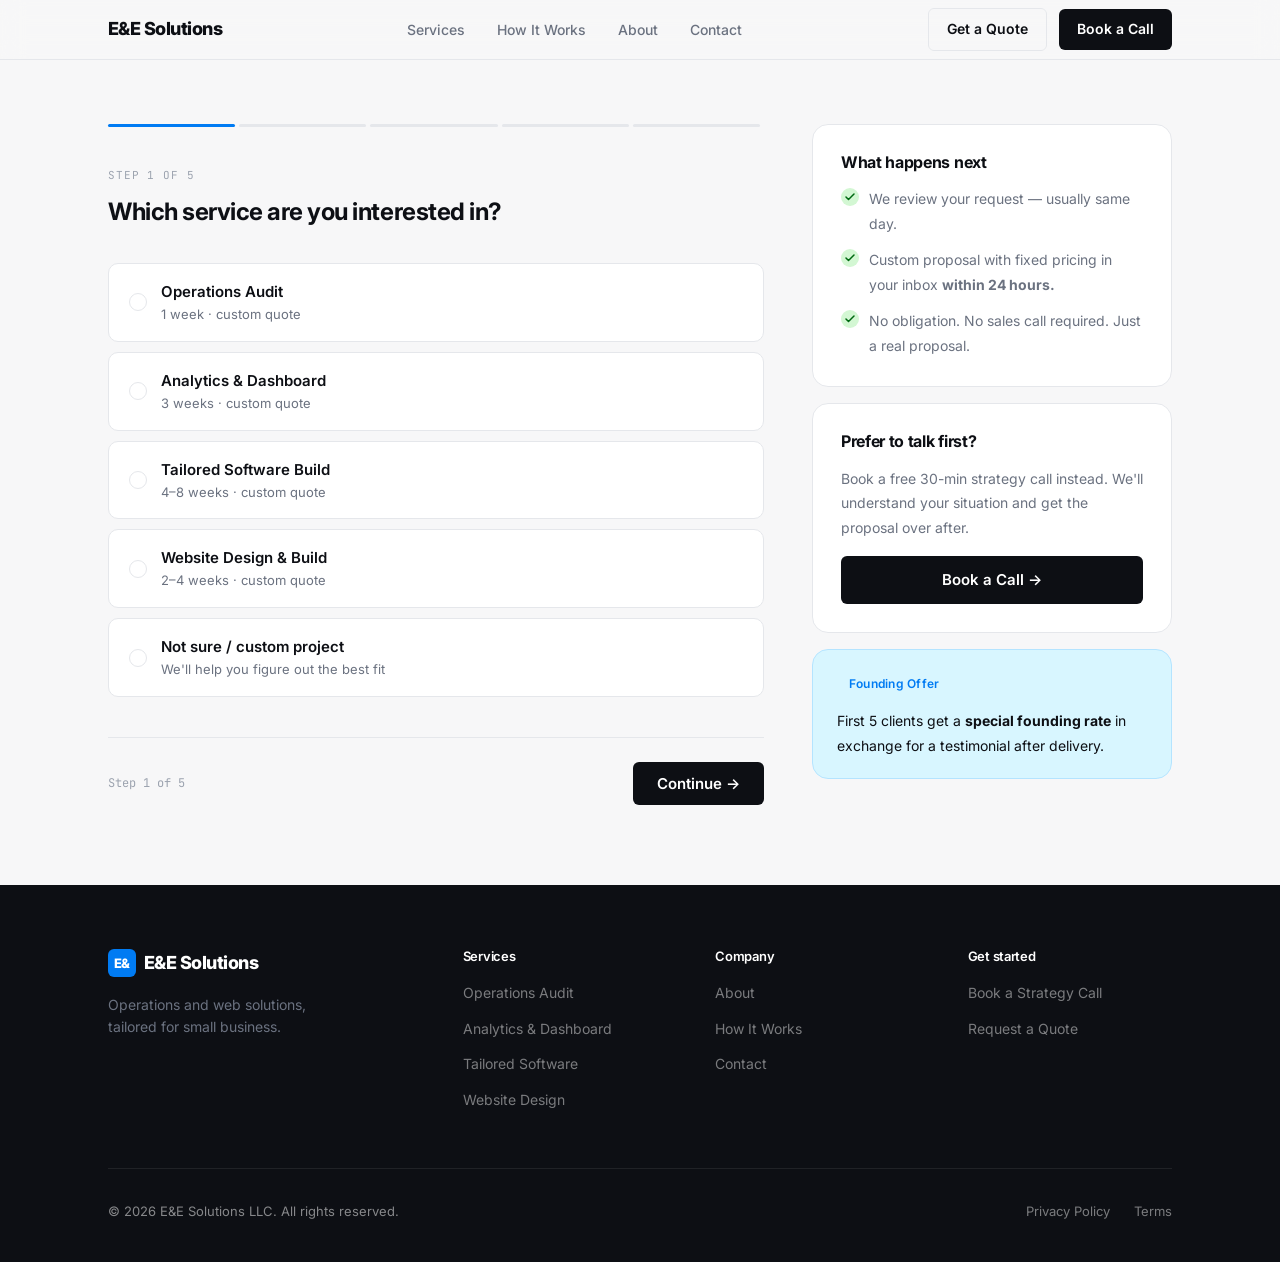
<file: quote.html>
<!DOCTYPE html>
<html lang="en">
<head>
  <meta charset="UTF-8" />
  <meta name="viewport" content="width=device-width, initial-scale=1.0" />
  <title>Request a Quote — E&E Solutions</title>
  <meta name="description" content="Tell us about your business and what you're trying to fix. We'll send a custom proposal with fixed pricing within 24 hours." />
  <link rel="stylesheet" href="styles/main.css" />
  <style>
    .quote-layout {
      display: grid;
      grid-template-columns: 1fr 360px;
      gap: 48px;
      align-items: start;
      padding-top: calc(60px + 64px);
      padding-bottom: 80px;
    }

    /* Progress */
    .progress-bar {
      display: flex;
      gap: 0;
      margin-bottom: 40px;
    }
    .progress-step {
      flex: 1;
      height: 3px;
      background: var(--border);
      border-radius: 2px;
      margin-right: 4px;
      transition: background 0.3s;
      position: relative;
    }
    .progress-step.done { background: var(--fg); }
    .progress-step.active { background: var(--accent); }
    .progress-label {
      font-family: var(--font-mono);
      font-size: 11px;
      text-transform: uppercase;
      letter-spacing: 0.08em;
      color: var(--fg-light);
      margin-bottom: 8px;
    }
    .progress-title {
      font-size: 24px;
      font-weight: 700;
      color: var(--fg);
      margin-bottom: 32px;
      letter-spacing: -0.02em;
    }

    /* Form steps */
    .form-step { display: none; }
    .form-step.active { display: block; }

    /* Pack selector */
    .pack-options {
      display: flex;
      flex-direction: column;
      gap: 10px;
    }
    .pack-option {
      display: flex;
      align-items: center;
      gap: 14px;
      background: var(--bg-card);
      border: 1.5px solid var(--border);
      border-radius: var(--r-md);
      padding: 16px 20px;
      cursor: pointer;
      transition: border-color 0.15s, background 0.15s;
      user-select: none;
    }
    .pack-option:hover { border-color: var(--fg-muted); }
    .pack-option.selected {
      border-color: var(--accent);
      background: var(--accent-soft);
    }
    .pack-option input[type="radio"] { display: none; }
    .pack-option-radio {
      width: 18px; height: 18px;
      border-radius: 50%;
      border: 1.5px solid var(--border);
      flex-shrink: 0;
      display: flex;
      align-items: center;
      justify-content: center;
      transition: border-color 0.15s;
    }
    .pack-option.selected .pack-option-radio {
      border-color: var(--accent);
      background: var(--accent);
    }
    .pack-option.selected .pack-option-radio::after {
      content: '';
      width: 6px; height: 6px;
      border-radius: 50%;
      background: #fff;
    }
    .pack-option-info { flex: 1; }
    .pack-option-name { font-size: 15px; font-weight: 600; color: var(--fg); }
    .pack-option-price { font-size: 13px; color: var(--fg-muted); }

    /* Multi-select tags */
    .tag-options {
      display: flex;
      flex-wrap: wrap;
      gap: 8px;
    }
    .tag-opt {
      padding: 8px 16px;
      background: var(--bg-card);
      border: 1.5px solid var(--border);
      border-radius: 100px;
      font-size: 14px;
      font-weight: 500;
      color: var(--fg-muted);
      cursor: pointer;
      transition: all 0.15s;
      user-select: none;
    }
    .tag-opt:hover { border-color: var(--fg-muted); color: var(--fg); }
    .tag-opt.selected {
      background: var(--fg);
      border-color: var(--fg);
      color: #fff;
    }

    /* Navigation buttons */
    .form-nav {
      display: flex;
      justify-content: space-between;
      align-items: center;
      margin-top: 40px;
      padding-top: 24px;
      border-top: 1px solid var(--border);
    }
    .step-counter {
      font-family: var(--font-mono);
      font-size: 12px;
      color: var(--fg-light);
    }

    /* Form groups */
    .form-row {
      display: grid;
      grid-template-columns: 1fr 1fr;
      gap: 16px;
    }

    /* Sidebar */
    .quote-sidebar {
      position: sticky;
      top: 80px;
    }
    .sidebar-card {
      background: var(--bg-card);
      border: 1px solid var(--border);
      border-radius: var(--r-lg);
      padding: 28px;
      margin-bottom: 16px;
    }
    .sidebar-card h4 { font-size: 16px; margin-bottom: 16px; }
    .sidebar-promise {
      display: flex;
      flex-direction: column;
      gap: 12px;
    }
    .sidebar-promise-item {
      display: flex;
      gap: 10px;
      align-items: flex-start;
    }
    .sidebar-promise-item .check {
      width: 18px; height: 18px;
      border-radius: 50%;
      background: oklch(94% 0.06 145);
      color: oklch(45% 0.15 145);
      display: flex;
      align-items: center;
      justify-content: center;
      flex-shrink: 0;
      margin-top: 1px;
    }
    .sidebar-promise-item p { font-size: 14px; }

    /* Confirmation */
    .confirmation {
      display: none;
      text-align: center;
      padding: 64px 0;
    }
    .confirmation.show { display: block; }
    .confirmation-icon {
      width: 72px; height: 72px;
      border-radius: 50%;
      background: oklch(94% 0.06 145);
      display: flex;
      align-items: center;
      justify-content: center;
      margin: 0 auto 24px;
    }
    .confirmation h2 { margin-bottom: 12px; }
    .confirmation p { font-size: 17px; max-width: 440px; margin: 0 auto 32px; }

    @media (max-width: 900px) {
      .quote-layout { grid-template-columns: 1fr; }
      .quote-sidebar { position: static; }
      .form-row { grid-template-columns: 1fr; }
    }
  </style>
</head>
<body>

<nav class="nav">
  <div class="nav-inner">
    <a href="index.html" class="nav-logo">
      E&E Solutions
    </a>
    <ul class="nav-links">
      <li><a href="services.html">Services</a></li>
      <li><a href="how-it-works.html">How It Works</a></li>
      <li><a href="about.html">About</a></li>
      <li><a href="contact.html">Contact</a></li>
    </ul>
    <div class="nav-cta">
      <a href="quote.html" class="btn btn-outline" style="padding:9px 18px;font-size:14px;">Get a Quote</a>
      <a href="book-a-call.html" class="btn btn-primary" style="padding:9px 18px;font-size:14px;">Book a Call</a>
    </div>
    <button class="hamburger" onclick="toggleMenu()" aria-label="Menu">
      <span></span><span></span><span></span>
    </button>
  </div>
</nav>
<div class="mobile-menu" id="mobileMenu">
  <a href="services.html">Services</a>
  <a href="how-it-works.html">How It Works</a>
  <a href="about.html">About</a>
  <a href="contact.html">Contact</a>
  <a href="quote.html">Get a Quote</a>
  <a href="book-a-call.html" style="color:var(--accent);font-weight:600;">Book a Call →</a>
</div>

<div class="container">
  <div class="quote-layout">

    <!-- FORM COLUMN -->
    <div>
      <!-- Progress bar -->
      <div id="progressBar" class="progress-bar">
        <div class="progress-step active" id="ps1"></div>
        <div class="progress-step" id="ps2"></div>
        <div class="progress-step" id="ps3"></div>
        <div class="progress-step" id="ps4"></div>
        <div class="progress-step" id="ps5"></div>
      </div>

      <div id="quoteForm">

        <!-- STEP 1: Pack -->
        <div class="form-step active" id="step1">
          <div class="progress-label">Step 1 of 5</div>
          <div class="progress-title">Which service are you interested in?</div>
          <div class="pack-options">
            <label class="pack-option" onclick="selectPack(this)">
              <input type="radio" name="pack" value="operations-audit" />
              <div class="pack-option-radio"></div>
              <div class="pack-option-info">
                <div class="pack-option-name">Operations Audit</div>
                <div class="pack-option-price">1 week · custom quote</div>
              </div>
            </label>

            <label class="pack-option" onclick="selectPack(this)">
              <input type="radio" name="pack" value="analytics-dashboard" />
              <div class="pack-option-radio"></div>
              <div class="pack-option-info">
                <div class="pack-option-name">Analytics & Dashboard</div>
                <div class="pack-option-price">3 weeks · custom quote</div>
              </div>
            </label>
            <label class="pack-option" onclick="selectPack(this)">
              <input type="radio" name="pack" value="tailored-software" />
              <div class="pack-option-radio"></div>
              <div class="pack-option-info">
                <div class="pack-option-name">Tailored Software Build</div>
                <div class="pack-option-price">4–8 weeks · custom quote</div>
              </div>
            </label>
            <label class="pack-option" onclick="selectPack(this)">
              <input type="radio" name="pack" value="website-design" />
              <div class="pack-option-radio"></div>
              <div class="pack-option-info">
                <div class="pack-option-name">Website Design & Build</div>
                <div class="pack-option-price">2–4 weeks · custom quote</div>
              </div>
            </label>
            <label class="pack-option" onclick="selectPack(this)">
              <input type="radio" name="pack" value="not-sure" />
              <div class="pack-option-radio"></div>
              <div class="pack-option-info">
                <div class="pack-option-name">Not sure / custom project</div>
                <div class="pack-option-price">We'll help you figure out the best fit</div>
              </div>
            </label>
          </div>
          <div class="form-nav">
            <span class="step-counter">Step 1 of 5</span>
            <button class="btn btn-primary" onclick="nextStep(2)">Continue →</button>
          </div>
        </div>

        <!-- STEP 2: Business -->
        <div class="form-step" id="step2">
          <div class="progress-label">Step 2 of 5</div>
          <div class="progress-title">About your business.</div>
          <div style="display:flex;flex-direction:column;gap:16px;">
            <div class="form-row">
              <div class="form-group">
                <label for="bizName">Business name</label>
                <input class="form-input" id="bizName" type="text" placeholder="Acme Co." />
              </div>
              <div class="form-group">
                <label for="bizSize">Team size</label>
                <select class="form-select" id="bizSize">
                  <option value="">Select size</option>
                  <option>1–5 employees</option>
                  <option>6–20 employees</option>
                  <option>21–50 employees</option>
                  <option>51–100 employees</option>
                  <option>101–200 employees</option>
                </select>
              </div>
            </div>
            <div class="form-group">
              <label for="industry">Industry</label>
              <select class="form-select" id="industry">
                <option value="">Select your industry</option>
                <option>Logistics & Freight</option>
                <option>Healthcare / Medical Clinic</option>
                <option>Real Estate</option>
                <option>Professional Services</option>
                <option>Retail / E-commerce</option>
                <option>Construction / Trades</option>
                <option>Finance / Accounting</option>
                <option>Other</option>
              </select>
            </div>
          </div>
          <div class="form-nav">
            <button class="btn btn-ghost" onclick="prevStep(1)">← Back</button>
            <div style="display:flex;align-items:center;gap:12px;">
              <span class="step-counter">Step 2 of 5</span>
              <button class="btn btn-primary" onclick="nextStep(3)">Continue →</button>
            </div>
          </div>
        </div>

        <!-- STEP 3: Problem -->
        <div class="form-step" id="step3">
          <div class="progress-label">Step 3 of 5</div>
          <div class="progress-title">What problem are you solving?</div>
          <div style="display:flex;flex-direction:column;gap:20px;">
            <div class="form-group">
              <label>What's slowing you down? (select all that apply)</label>
              <div class="tag-options" style="margin-top:8px;">
                <span class="tag-opt" onclick="toggleTag(this)">Manual data entry</span>
                <span class="tag-opt" onclick="toggleTag(this)">Spreadsheet chaos</span>
                <span class="tag-opt" onclick="toggleTag(this)">Slow invoicing</span>
                <span class="tag-opt" onclick="toggleTag(this)">Onboarding takes too long</span>
                <span class="tag-opt" onclick="toggleTag(this)">No visibility into performance</span>
                <span class="tag-opt" onclick="toggleTag(this)">Disconnected tools</span>
                <span class="tag-opt" onclick="toggleTag(this)">Outdated website</span>
                <span class="tag-opt" onclick="toggleTag(this)">Client communication gaps</span>
                <span class="tag-opt" onclick="toggleTag(this)">Reporting takes too long</span>
                <span class="tag-opt" onclick="toggleTag(this)">No central dashboard</span>
                <span class="tag-opt" onclick="toggleTag(this)">Something else</span>
              </div>
            </div>
            <div class="form-group">
              <label for="problemText">Describe it in your own words</label>
              <textarea class="form-textarea" id="problemText" placeholder="What's the specific thing that's broken or slowing you down? The more detail, the better our proposal will be."></textarea>
            </div>
          </div>
          <div class="form-nav">
            <button class="btn btn-ghost" onclick="prevStep(2)">← Back</button>
            <div style="display:flex;align-items:center;gap:12px;">
              <span class="step-counter">Step 3 of 5</span>
              <button class="btn btn-primary" onclick="nextStep(4)">Continue →</button>
            </div>
          </div>
        </div>

        <!-- STEP 4: Timeline + Budget -->
        <div class="form-step" id="step4">
          <div class="progress-label">Step 4 of 5</div>
          <div class="progress-title">Timeline and project scope.</div>
          <div style="display:flex;flex-direction:column;gap:20px;">
            <div class="form-group">
              <label>How urgent is this?</label>
              <div class="pack-options" style="margin-top:8px;">
                <label class="pack-option" onclick="selectPack(this)">
                  <input type="radio" name="urgency" value="asap" />
                  <div class="pack-option-radio"></div>
                  <div class="pack-option-info">
                    <div class="pack-option-name">ASAP — this is costing us now</div>
                  </div>
                </label>
                <label class="pack-option" onclick="selectPack(this)">
                  <input type="radio" name="urgency" value="1-2months" />
                  <div class="pack-option-radio"></div>
                  <div class="pack-option-info">
                    <div class="pack-option-name">In the next 1–2 months</div>
                  </div>
                </label>
                <label class="pack-option" onclick="selectPack(this)">
                  <input type="radio" name="urgency" value="planning" />
                  <div class="pack-option-radio"></div>
                  <div class="pack-option-info">
                    <div class="pack-option-name">Just planning — not urgent yet</div>
                  </div>
                </label>
              </div>
            </div>
            <div class="form-group">
              <label for="budget">How did you hear about us?</label>
              <select class="form-select" id="budget">
                <option value="">Select one</option>
                <option>Referral from a colleague</option>
                <option>Web search</option>
                <option>Social media</option>
                <option>Other</option>
              </select>
            </div>
          </div>
          <div class="form-nav">
            <button class="btn btn-ghost" onclick="prevStep(3)">← Back</button>
            <div style="display:flex;align-items:center;gap:12px;">
              <span class="step-counter">Step 4 of 5</span>
              <button class="btn btn-primary" onclick="nextStep(5)">Continue →</button>
            </div>
          </div>
        </div>

        <!-- STEP 5: Contact -->
        <div class="form-step" id="step5">
          <div class="progress-label">Step 5 of 5</div>
          <div class="progress-title">How should we reach you?</div>
          <div style="display:flex;flex-direction:column;gap:16px;">
            <div class="form-row">
              <div class="form-group">
                <label for="firstName">First name</label>
                <input class="form-input" id="firstName" type="text" placeholder="Alex" />
              </div>
              <div class="form-group">
                <label for="lastName">Last name</label>
                <input class="form-input" id="lastName" type="text" placeholder="Johnson" />
              </div>
            </div>
            <div class="form-group">
              <label for="email">Work email</label>
              <input class="form-input" id="email" type="email" placeholder="alex@yourcompany.com" />
            </div>
            <div class="form-group">
              <label for="phone">Phone (optional)</label>
              <input class="form-input" id="phone" type="tel" placeholder="(555) 000-0000" />
            </div>
            <div class="form-group">
              <label>Preferred contact method</label>
              <div class="tag-options" style="margin-top:8px;">
                <span class="tag-opt" onclick="selectContactMethod(this)">Email</span>
                <span class="tag-opt" onclick="selectContactMethod(this)">Phone call</span>
                <span class="tag-opt" onclick="selectContactMethod(this)">Text</span>
                <span class="tag-opt" onclick="selectContactMethod(this)">Video call</span>
              </div>
            </div>
          </div>
          <div class="form-nav">
            <button class="btn btn-ghost" onclick="prevStep(4)">← Back</button>
            <div style="display:flex;align-items:center;gap:12px;">
              <span class="step-counter">Step 5 of 5</span>
              <button class="btn btn-accent" onclick="submitForm()" style="padding:12px 28px;">
                Submit Request →
              </button>
            </div>
          </div>
        </div>

      </div>

      <!-- CONFIRMATION -->
      <div class="confirmation" id="confirmation">
        <div class="confirmation-icon">
          <svg width="32" height="32" viewBox="0 0 32 32" fill="none"><path d="M6 16l7 7L26 9" stroke="oklch(45% 0.15 145)" stroke-width="2.5" stroke-linecap="round" stroke-linejoin="round"/></svg>
        </div>
        <span class="section-label">Request received</span>
        <h2>You'll hear from us within 24 hours.</h2>
        <p>We'll review your details and send a custom proposal with fixed pricing to your inbox. No guesses. No ranges. A real number.</p>
        <div style="display:flex;align-items:center;justify-content:center;gap:16px;flex-wrap:wrap;">
          <a href="book-a-call.html" class="btn btn-accent" style="font-size:15px;padding:14px 28px;">Or book a call now →</a>
          <a href="index.html" class="btn btn-outline">Back to home</a>
        </div>
      </div>
    </div>

    <!-- SIDEBAR -->
    <aside class="quote-sidebar">
      <div class="sidebar-card">
        <h4>What happens next</h4>
        <div class="sidebar-promise">
          <div class="sidebar-promise-item">
            <div class="check">
              <svg width="10" height="8" viewBox="0 0 10 8" fill="none"><path d="M1 4l2.5 2.5L9 1" stroke="currentColor" stroke-width="1.5" stroke-linecap="round" stroke-linejoin="round"/></svg>
            </div>
            <p>We review your request — usually same day.</p>
          </div>
          <div class="sidebar-promise-item">
            <div class="check">
              <svg width="10" height="8" viewBox="0 0 10 8" fill="none"><path d="M1 4l2.5 2.5L9 1" stroke="currentColor" stroke-width="1.5" stroke-linecap="round" stroke-linejoin="round"/></svg>
            </div>
            <p>Custom proposal with fixed pricing in your inbox <strong>within 24 hours.</strong></p>
          </div>
          <div class="sidebar-promise-item">
            <div class="check">
              <svg width="10" height="8" viewBox="0 0 10 8" fill="none"><path d="M1 4l2.5 2.5L9 1" stroke="currentColor" stroke-width="1.5" stroke-linecap="round" stroke-linejoin="round"/></svg>
            </div>
            <p>No obligation. No sales call required. Just a real proposal.</p>
          </div>
        </div>
      </div>

      <div class="sidebar-card">
        <h4>Prefer to talk first?</h4>
        <p style="font-size:14px;margin-bottom:16px;">Book a free 30-min strategy call instead. We'll understand your situation and get the proposal over after.</p>
        <a href="book-a-call.html" class="btn btn-primary" style="width:100%;justify-content:center;">Book a Call →</a>
      </div>

      <div style="background:var(--accent-soft);border:1px solid oklch(90% 0.08 248);border-radius:var(--r-lg);padding:20px 24px;">
        <div class="chip" style="margin-bottom:12px;">Founding Offer</div>
        <p style="font-size:14px;color:var(--fg);">First 5 clients get a <strong>special founding rate</strong> in exchange for a testimonial after delivery.</p>
      </div>
    </aside>

  </div>
</div>

<footer class="footer">
  <div class="container">
    <div class="footer-grid">
      <div class="footer-brand">
        <div class="footer-logo"><div class="footer-logo-mark">E&</div>E&E Solutions</div>
        <p class="footer-tagline">Operations and web solutions, tailored for small business.</p>
      </div>
      <div class="footer-col"><h4>Services</h4><ul>
        <li><a href="services.html#operations-audit">Operations Audit</a></li>
        <li><a href="services.html#analytics-dashboard">Analytics & Dashboard</a></li>
        <li><a href="services.html#tailored-software">Tailored Software</a></li>
        <li><a href="services.html#website-design">Website Design</a></li>
      </ul></div>
      <div class="footer-col"><h4>Company</h4><ul>
        <li><a href="about.html">About</a></li>
        <li><a href="how-it-works.html">How It Works</a></li>
        <li><a href="contact.html">Contact</a></li>
      </ul></div>
      <div class="footer-col"><h4>Get started</h4><ul>
        <li><a href="book-a-call.html">Book a Strategy Call</a></li>
        <li><a href="quote.html">Request a Quote</a></li>
      </ul></div>
    </div>
    <div class="footer-bottom">
      <span>© 2026 E&E Solutions LLC. All rights reserved.</span>
      <div style="display:flex;gap:24px;"><a href="#">Privacy Policy</a><a href="#">Terms</a></div>
    </div>
  </div>
</footer>

<script>
  function toggleMenu() { document.getElementById('mobileMenu').classList.toggle('open'); }

  let currentStep = 1;

  function nextStep(n) {
    document.getElementById('step' + currentStep).classList.remove('active');
    document.getElementById('ps' + currentStep).classList.remove('active');
    document.getElementById('ps' + currentStep).classList.add('done');
    currentStep = n;
    document.getElementById('step' + currentStep).classList.add('active');
    document.getElementById('ps' + currentStep).classList.add('active');
    window.scrollTo({ top: 0, behavior: 'smooth' });
  }

  function prevStep(n) {
    document.getElementById('step' + currentStep).classList.remove('active');
    document.getElementById('ps' + currentStep).classList.remove('active');
    currentStep = n;
    document.getElementById('step' + currentStep).classList.add('active');
    document.getElementById('ps' + currentStep).classList.add('active');
    document.getElementById('ps' + (n + 1)).classList.remove('done');
    window.scrollTo({ top: 0, behavior: 'smooth' });
  }

  function selectPack(label) {
    const siblings = label.closest('.pack-options').querySelectorAll('.pack-option');
    siblings.forEach(s => s.classList.remove('selected'));
    label.classList.add('selected');
  }

  function toggleTag(el) {
    el.classList.toggle('selected');
  }

  function selectContactMethod(el) {
    const siblings = el.closest('.tag-options').querySelectorAll('.tag-opt');
    siblings.forEach(s => s.classList.remove('selected'));
    el.classList.add('selected');
  }

  function submitForm() {
    const email = document.getElementById('email').value;
    if (!email || !email.includes('@')) {
      document.getElementById('email').style.borderColor = '#ef4444';
      document.getElementById('email').focus();
      return;
    }
    document.getElementById('quoteForm').style.display = 'none';
    document.getElementById('progressBar').style.display = 'none';
    document.getElementById('confirmation').classList.add('show');
    // Mark all steps done
    for (let i = 1; i <= 5; i++) {
      document.getElementById('ps' + i).classList.add('done');
      document.getElementById('ps' + i).classList.remove('active');
    }
    window.scrollTo({ top: 0, behavior: 'smooth' });
  }
</script>
</body>
</html>
</file>
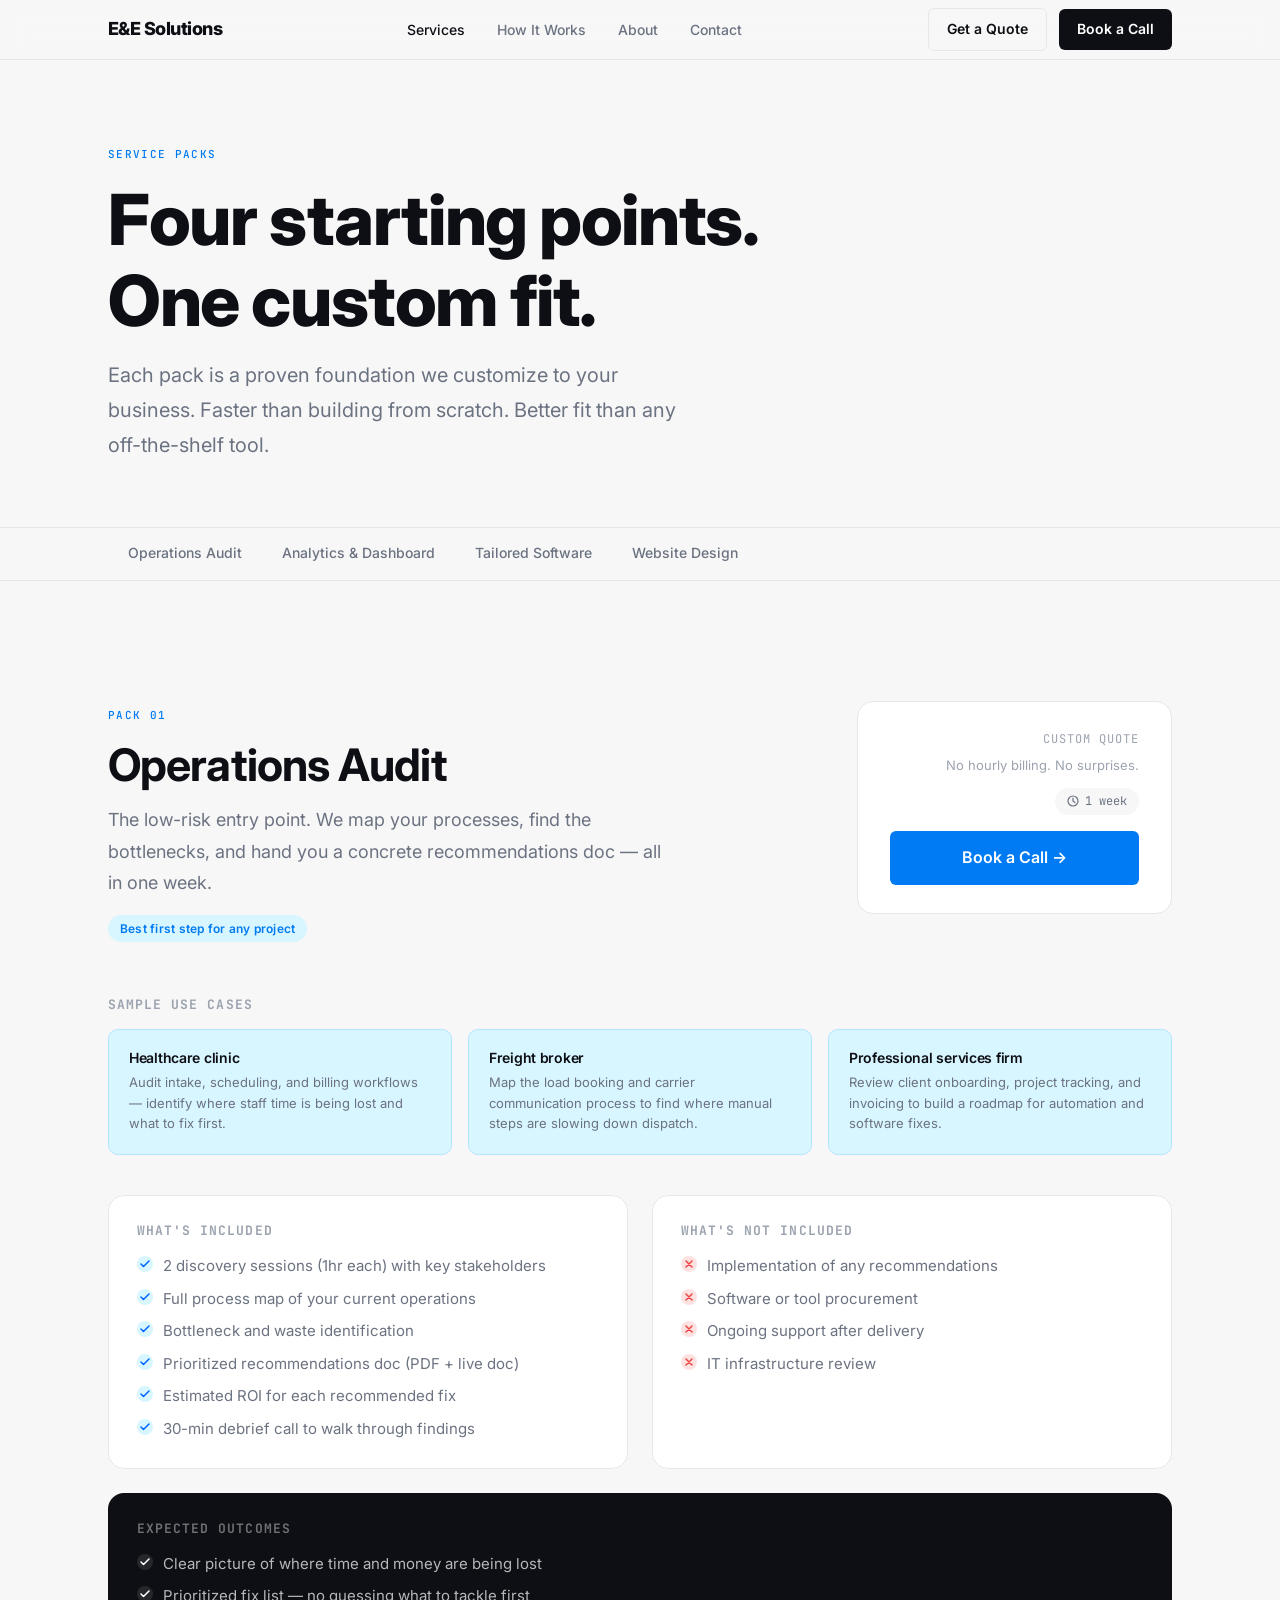
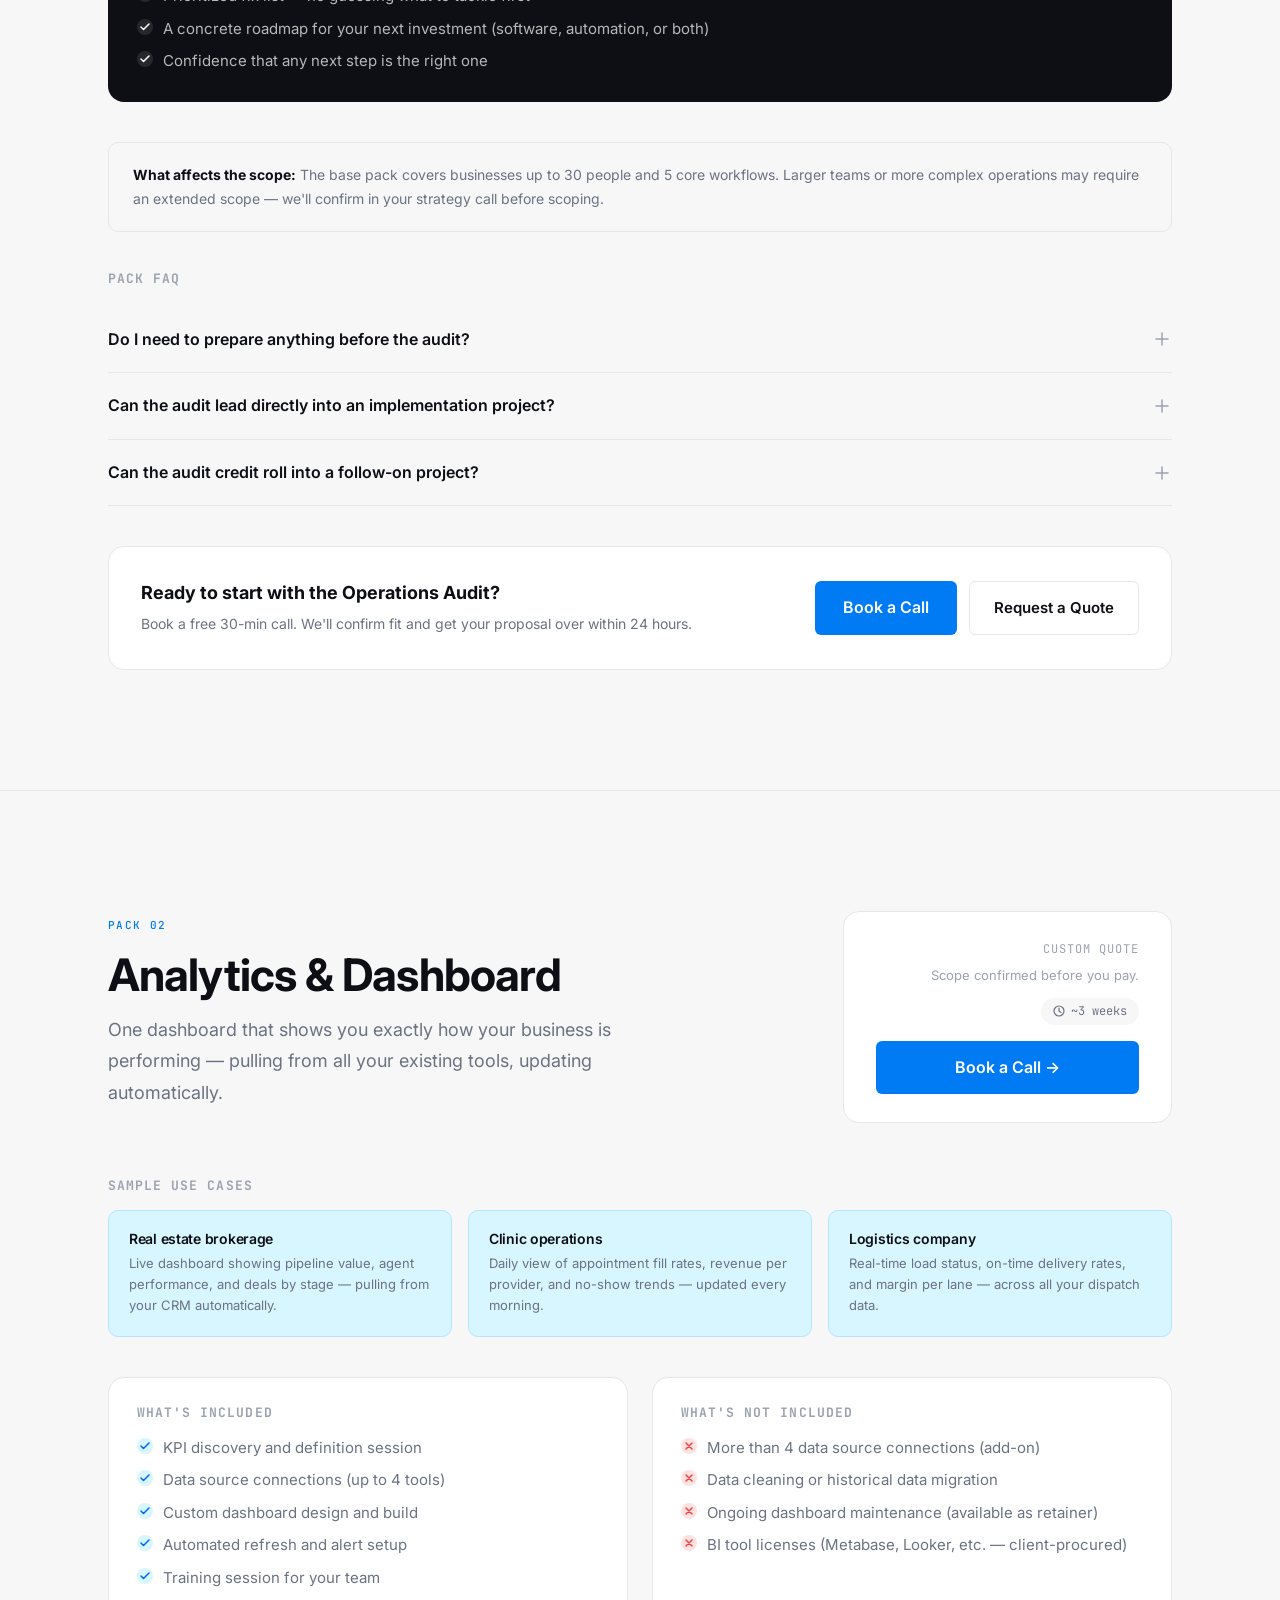
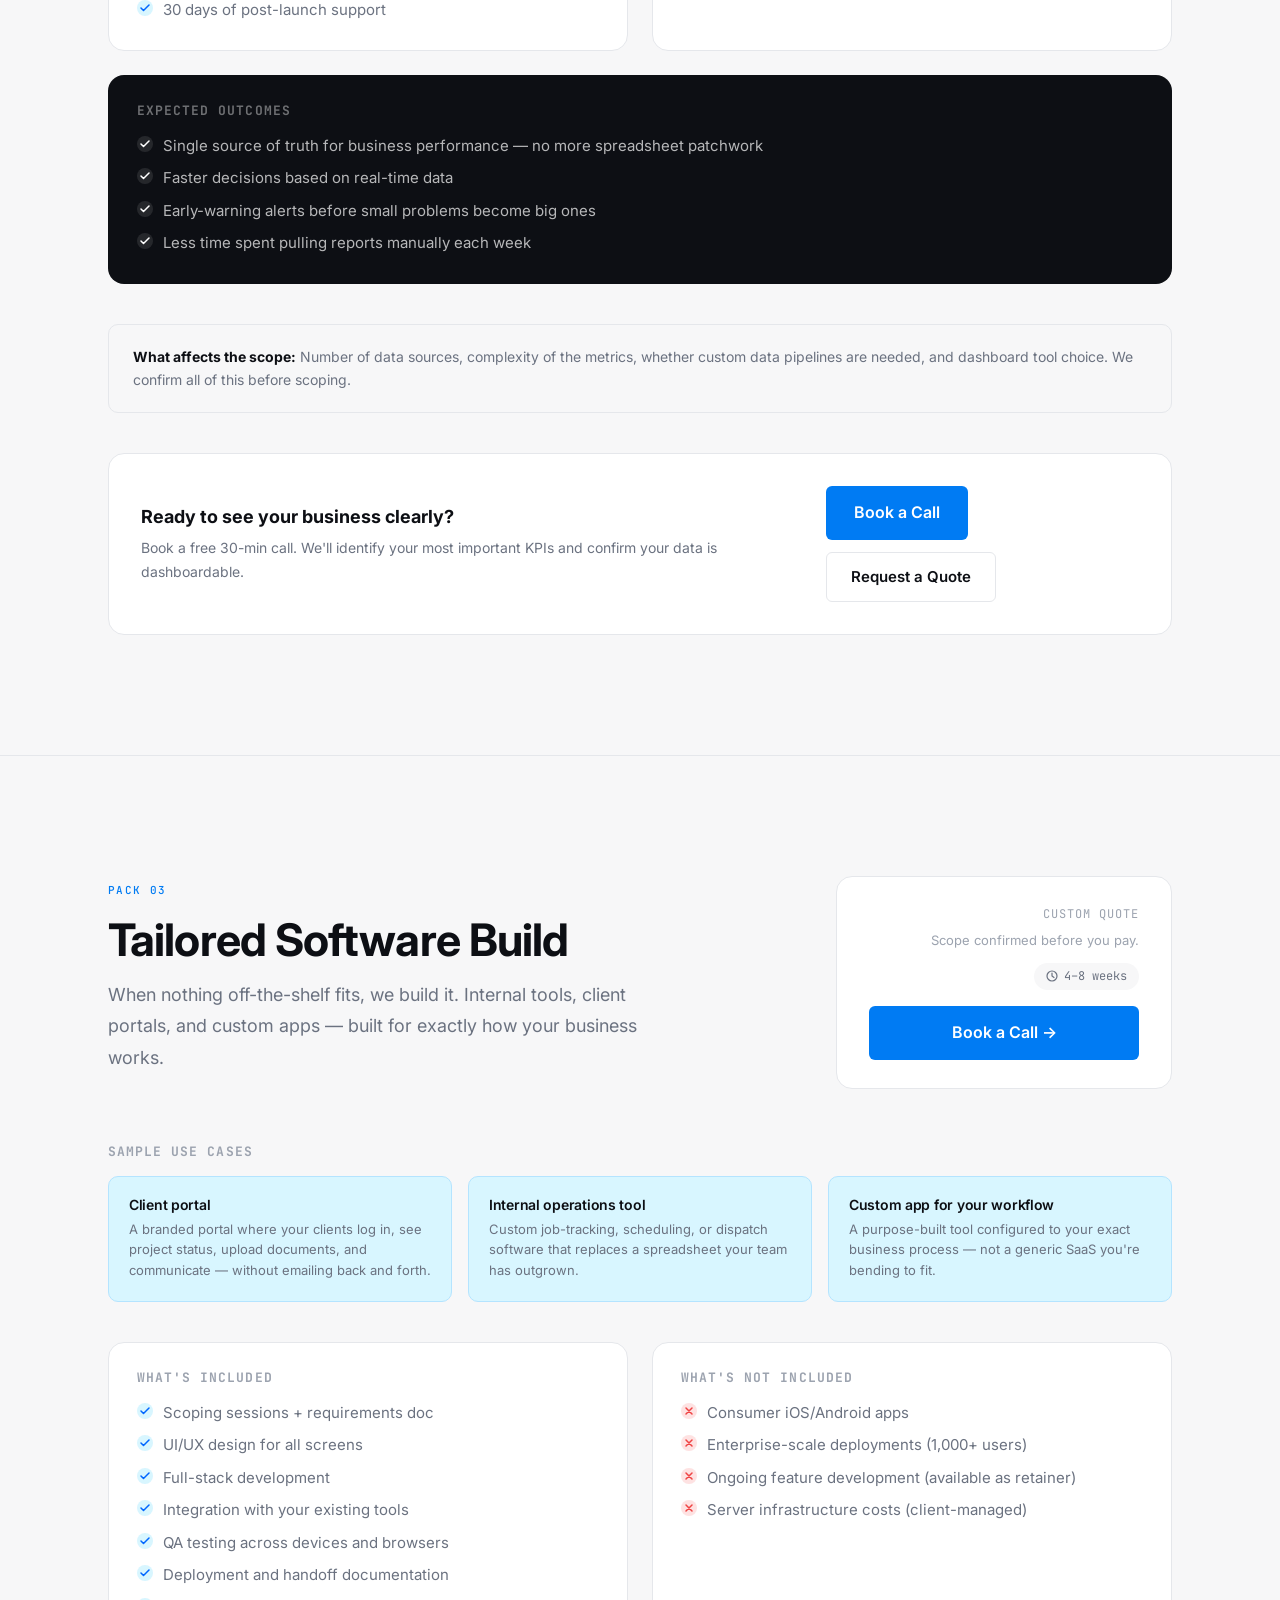
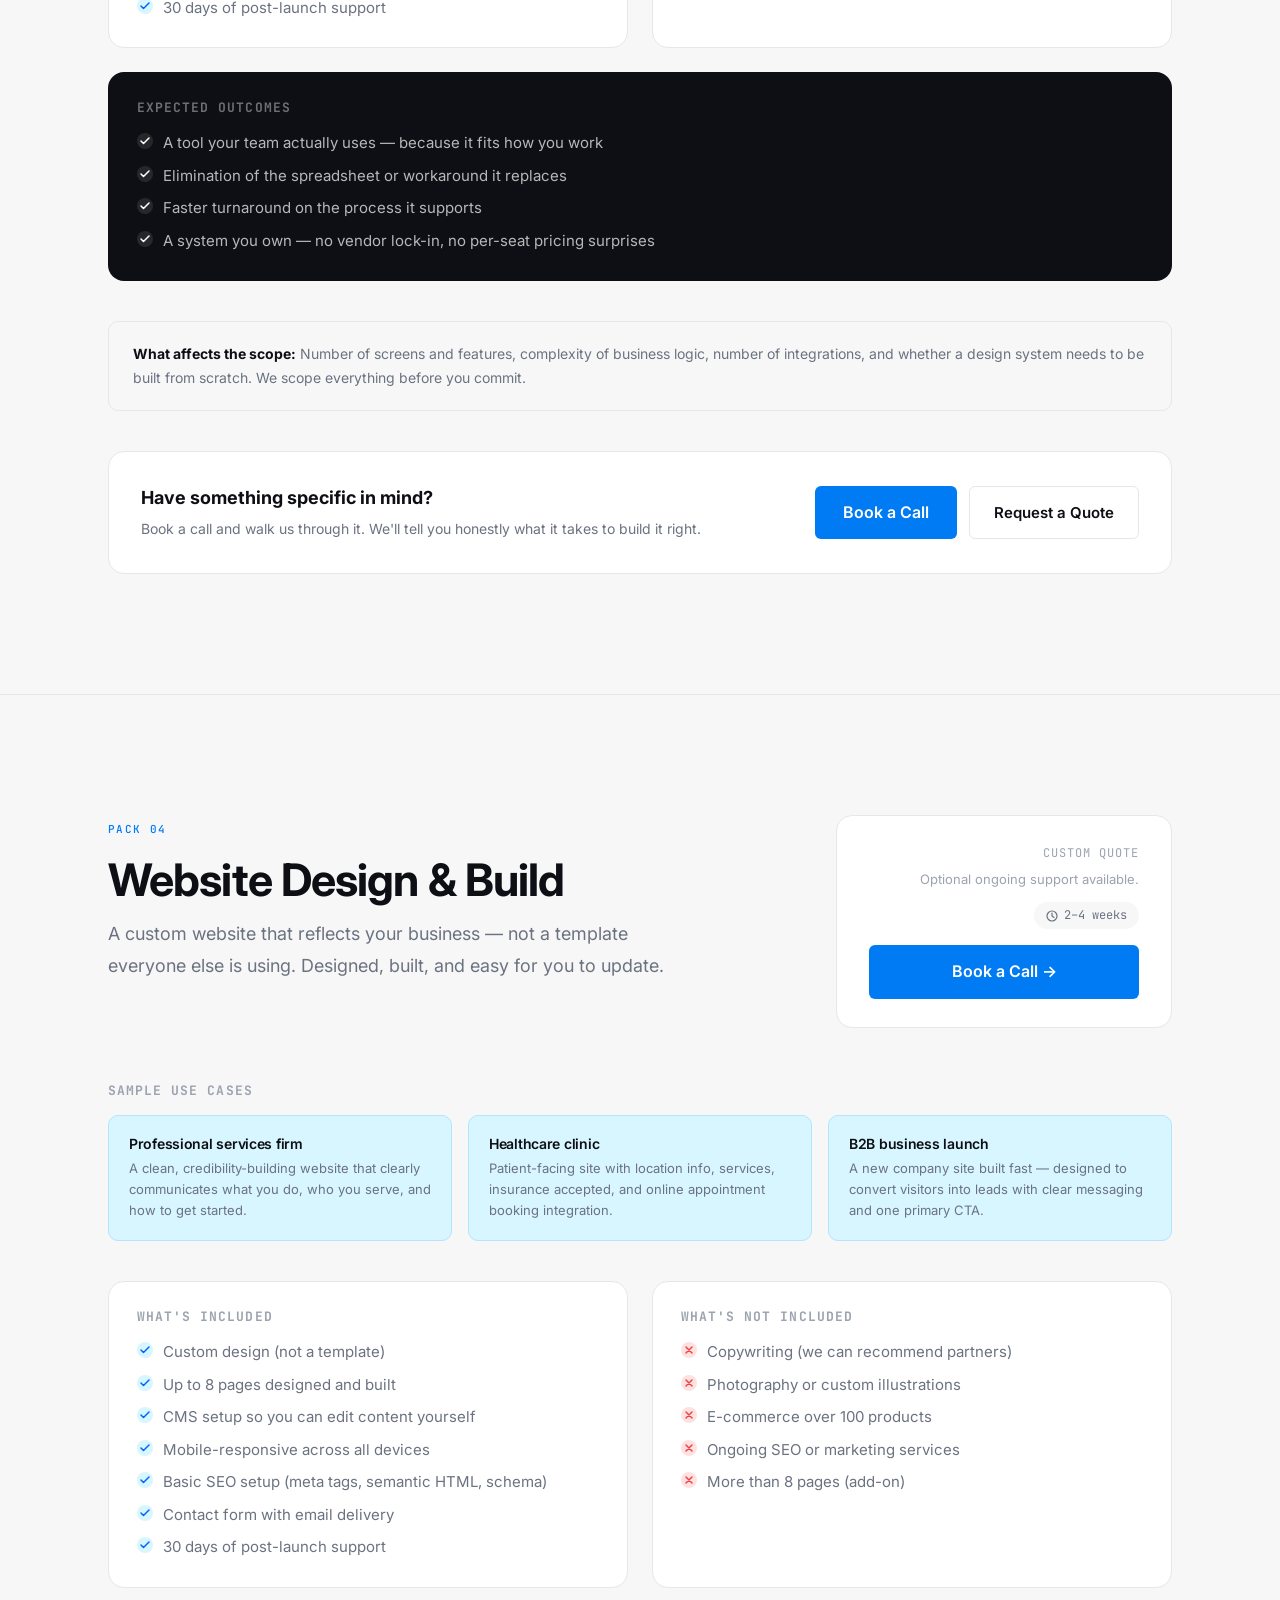
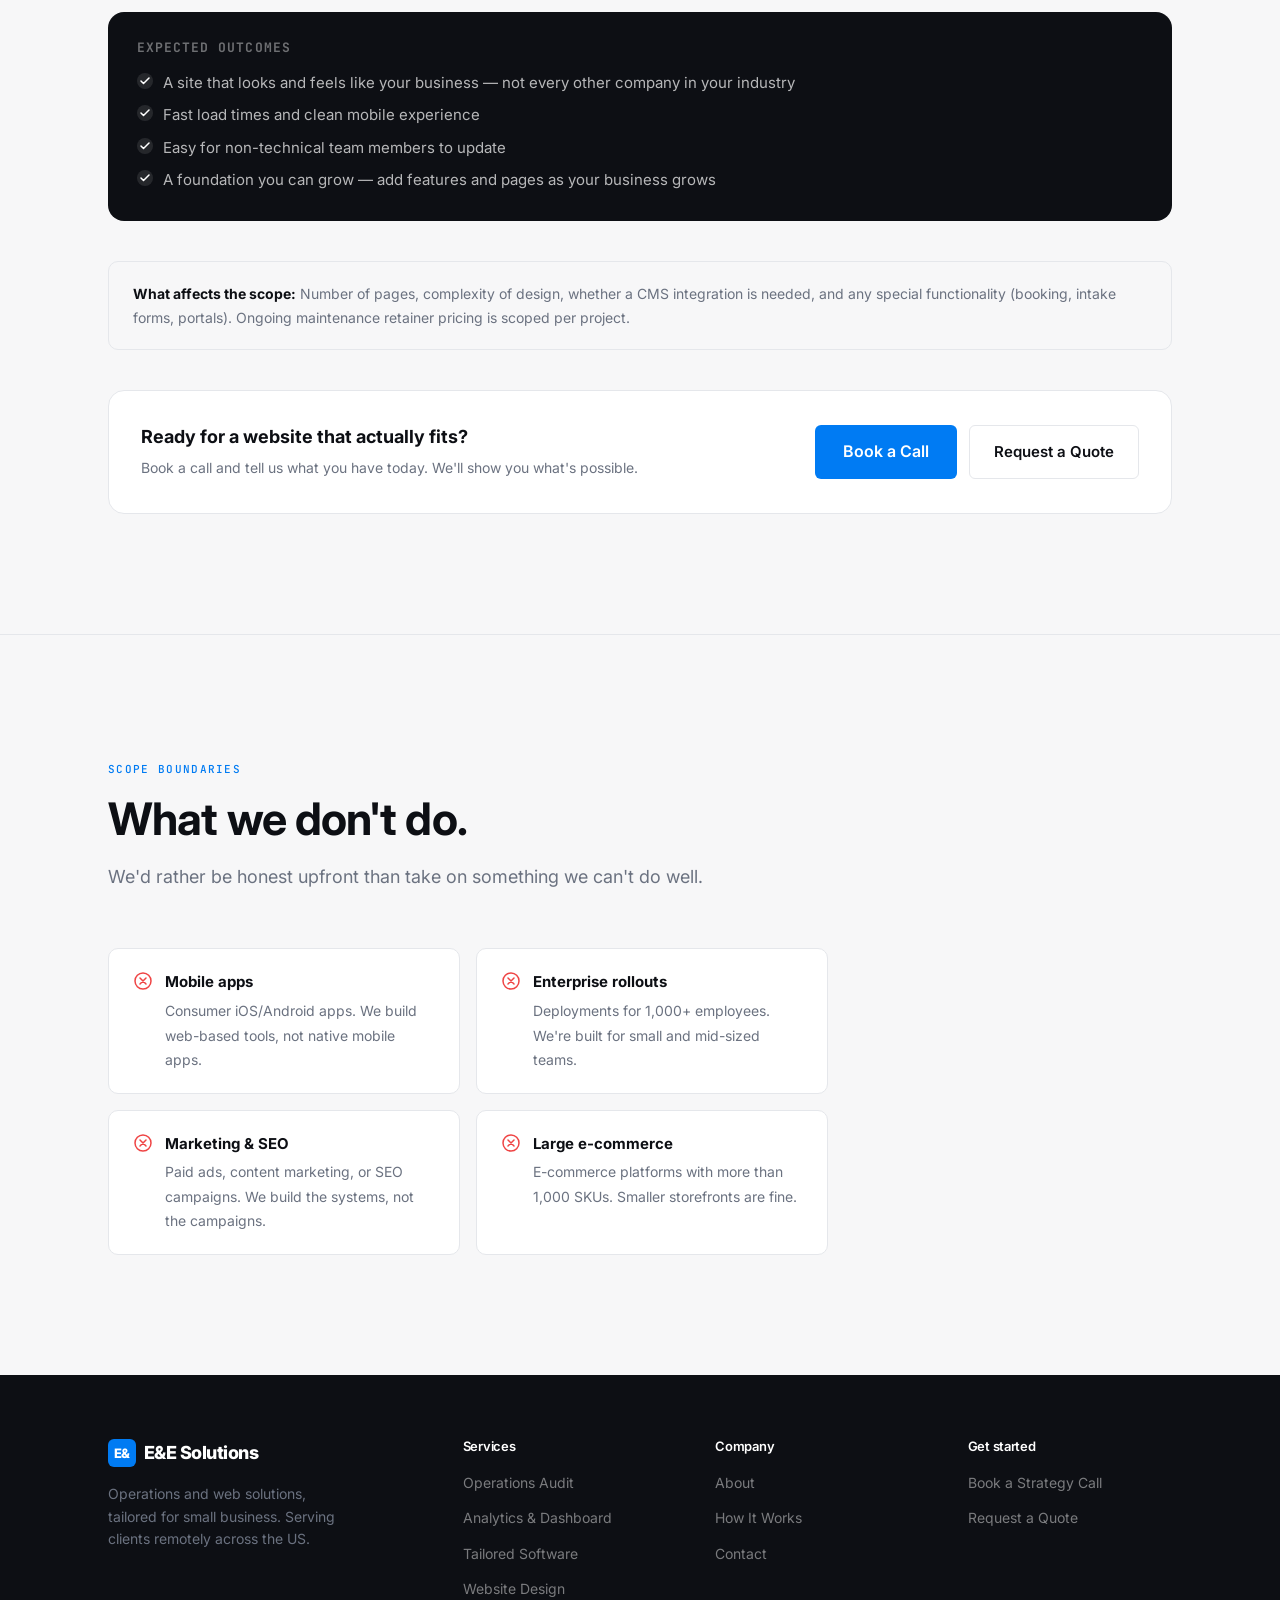
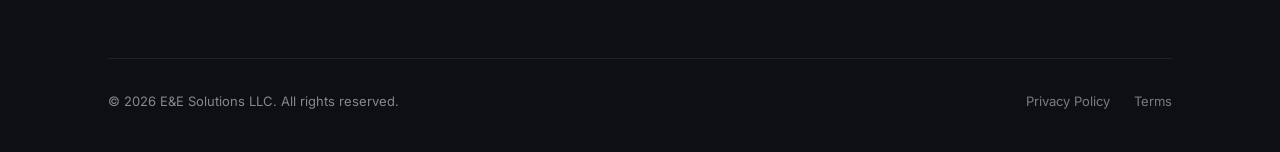
<file: services.html>
<!DOCTYPE html>
<html lang="en">
<head>
  <meta charset="UTF-8" />
  <meta name="viewport" content="width=device-width, initial-scale=1.0" />
  <title>Services — E&E Solutions</title>
  <meta name="description" content="Four productized service packs for small businesses: Operations Audit, Analytics Dashboard, Tailored Software, and Website Design." />
  <link rel="stylesheet" href="styles/main.css" />
  <style>
    .services-nav {
      position: sticky;
      top: 60px;
      z-index: 50;
      background: rgba(247,247,248,0.92);
      backdrop-filter: blur(10px);
      border-bottom: 1px solid var(--border);
      padding: 0;
    }
    .services-nav-inner {
      display: flex;
      gap: 0;
      overflow-x: auto;
      scrollbar-width: none;
      max-width: var(--page-max);
      margin: 0 auto;
      padding: 0 var(--page-gutter);
    }
    .services-nav-inner::-webkit-scrollbar { display: none; }
    .snav-link {
      padding: 14px 20px;
      font-size: 14px;
      font-weight: 500;
      color: var(--fg-muted);
      white-space: nowrap;
      border-bottom: 2px solid transparent;
      transition: all 0.15s;
      cursor: pointer;
      text-decoration: none;
    }
    .snav-link:hover, .snav-link.active { color: var(--fg); border-bottom-color: var(--fg); }

    /* Pack sections */
    .pack-section {
      padding: var(--section-pad) 0;
      border-bottom: 1px solid var(--border);
    }
    .pack-section:last-of-type { border-bottom: none; }
    .pack-header {
      display: grid;
      grid-template-columns: 1fr auto;
      gap: 32px;
      align-items: start;
      margin-bottom: 56px;
    }
    .pack-title-area { }
    .pack-price-card {
      background: var(--bg-card);
      border: 1px solid var(--border);
      border-radius: var(--r-lg);
      padding: 28px 32px;
      text-align: right;
      min-width: 240px;
    }
    .pack-price-label {
      font-size: 12px;
      font-family: var(--font-mono);
      text-transform: uppercase;
      letter-spacing: 0.08em;
      color: var(--fg-light);
      margin-bottom: 6px;
    }
    .pack-price-amount {
      font-size: 32px;
      font-weight: 800;
      letter-spacing: -0.03em;
      color: var(--fg);
    }
    .pack-price-note {
      font-size: 13px;
      color: var(--fg-light);
      margin-top: 4px;
    }
    .pack-duration {
      display: inline-flex;
      align-items: center;
      gap: 6px;
      margin-top: 12px;
      background: var(--bg);
      border-radius: 100px;
      padding: 4px 12px;
      font-size: 12px;
      font-family: var(--font-mono);
      color: var(--fg-muted);
    }

    .pack-grid {
      display: grid;
      grid-template-columns: 1fr 1fr;
      gap: 24px;
      margin-bottom: 40px;
    }
    .pack-block {
      background: var(--bg-card);
      border: 1px solid var(--border);
      border-radius: var(--r-lg);
      padding: 28px;
    }
    .pack-block h4 {
      font-size: 13px;
      font-family: var(--font-mono);
      text-transform: uppercase;
      letter-spacing: 0.08em;
      color: var(--fg-light);
      margin-bottom: 16px;
    }
    .pack-block ul {
      list-style: none;
      display: flex;
      flex-direction: column;
      gap: 10px;
    }
    .pack-block ul li {
      display: flex;
      align-items: flex-start;
      gap: 10px;
      font-size: 15px;
      color: var(--fg-muted);
      line-height: 1.5;
    }
    .pack-block ul li::before {
      content: '';
      display: block;
      width: 16px;
      height: 16px;
      border-radius: 50%;
      background: var(--accent-soft);
      flex-shrink: 0;
      margin-top: 1px;
      background-image: url("data:image/svg+xml,%3Csvg width='10' height='8' viewBox='0 0 10 8' fill='none' xmlns='http://www.w3.org/2000/svg'%3E%3Cpath d='M1 4l2.5 2.5L9 1' stroke='%230066ff' stroke-width='1.5' stroke-linecap='round' stroke-linejoin='round'/%3E%3C/svg%3E");
      background-repeat: no-repeat;
      background-position: center;
    }
    .pack-block.not-included ul li::before {
      background-color: #fee2e2;
      background-image: url("data:image/svg+xml,%3Csvg width='10' height='10' viewBox='0 0 10 10' fill='none' xmlns='http://www.w3.org/2000/svg'%3E%3Cpath d='M2 2l6 6M8 2L2 8' stroke='%23ef4444' stroke-width='1.5' stroke-linecap='round'/%3E%3C/svg%3E");
    }
    .pack-block.outcomes { background: var(--fg); border-color: transparent; }
    .pack-block.outcomes h4 { color: rgba(255,255,255,0.4); }
    .pack-block.outcomes ul li { color: rgba(255,255,255,0.7); }
    .pack-block.outcomes ul li::before {
      background-color: rgba(255,255,255,0.1);
      background-image: url("data:image/svg+xml,%3Csvg width='10' height='8' viewBox='0 0 10 8' fill='none' xmlns='http://www.w3.org/2000/svg'%3E%3Cpath d='M1 4l2.5 2.5L9 1' stroke='white' stroke-width='1.5' stroke-linecap='round' stroke-linejoin='round'/%3E%3C/svg%3E");
    }

    .use-cases {
      margin-bottom: 40px;
    }
    .use-cases h4 {
      font-size: 13px;
      font-family: var(--font-mono);
      text-transform: uppercase;
      letter-spacing: 0.08em;
      color: var(--fg-light);
      margin-bottom: 16px;
    }
    .use-case-cards {
      display: grid;
      grid-template-columns: repeat(3, 1fr);
      gap: 16px;
    }
    .use-case-card {
      background: var(--accent-soft);
      border: 1px solid oklch(90% 0.08 248);
      border-radius: var(--r-md);
      padding: 20px;
    }
    .use-case-card h5 {
      font-size: 14px;
      font-weight: 600;
      color: var(--fg);
      margin-bottom: 6px;
    }
    .use-case-card p {
      font-size: 13px;
      line-height: 1.6;
    }

    .pack-cta {
      background: var(--bg-card);
      border: 1px solid var(--border);
      border-radius: var(--r-lg);
      padding: 32px;
      display: flex;
      align-items: center;
      justify-content: space-between;
      gap: 24px;
    }
    .pack-cta-text strong { font-size: 18px; display: block; margin-bottom: 4px; }
    .pack-cta-text p { font-size: 14px; }

    .factors-row {
      background: var(--bg);
      border: 1px solid var(--border);
      border-radius: var(--r-md);
      padding: 20px 24px;
      margin-bottom: 24px;
      font-size: 14px;
      color: var(--fg-muted);
      line-height: 1.7;
    }
    .factors-row strong { color: var(--fg); }

    /* Pack-specific FAQ */
    .pack-faq { margin-top: 40px; }
    .pack-faq h4 {
      font-size: 13px;
      font-family: var(--font-mono);
      text-transform: uppercase;
      letter-spacing: 0.08em;
      color: var(--fg-light);
      margin-bottom: 20px;
    }

    /* FAQ icon — must be sized here; not inherited from other pages */
    .faq-icon {
      width: 20px;
      height: 20px;
      flex-shrink: 0;
      color: var(--fg-light);
      transition: transform 0.2s;
    }
    .faq-item.open .faq-icon { transform: rotate(45deg); }
    .faq-q {
      display: flex;
      align-items: center;
      justify-content: space-between;
      padding: 20px 0;
      cursor: pointer;
      font-size: 16px;
      font-weight: 600;
      color: var(--fg);
      gap: 16px;
      user-select: none;
    }
    .faq-q:hover { color: var(--accent); }
    .faq-a {
      max-height: 0;
      overflow: hidden;
      transition: max-height 0.3s ease;
    }
    .faq-a-inner {
      padding-bottom: 20px;
      font-size: 15px;
      color: var(--fg-muted);
      line-height: 1.75;
    }
    .faq-item.open .faq-a { max-height: 300px; }
    .faq-item { border-bottom: 1px solid var(--border); }

    @media (max-width: 768px) {
      .pack-header { grid-template-columns: 1fr; }
      .pack-price-card { text-align: left; min-width: unset; }
      .pack-grid { grid-template-columns: 1fr; }
      .use-case-cards { grid-template-columns: 1fr; }
      .pack-cta { flex-direction: column; align-items: flex-start; }
    }
  </style>
</head>
<body>

<nav class="nav">
  <div class="nav-inner">
    <a href="index.html" class="nav-logo">
      E&E Solutions
    </a>
    <ul class="nav-links">
      <li><a href="services.html" class="active">Services</a></li>
      <li><a href="how-it-works.html">How It Works</a></li>
      <li><a href="about.html">About</a></li>
      <li><a href="contact.html">Contact</a></li>
    </ul>
    <div class="nav-cta">
      <a href="quote.html" class="btn btn-outline" style="padding:9px 18px;font-size:14px;">Get a Quote</a>
      <a href="book-a-call.html" class="btn btn-primary" style="padding:9px 18px;font-size:14px;">Book a Call</a>
    </div>
    <button class="hamburger" onclick="toggleMenu()" aria-label="Menu">
      <span></span><span></span><span></span>
    </button>
  </div>
</nav>
<div class="mobile-menu" id="mobileMenu">
  <a href="services.html">Services</a>
  <a href="how-it-works.html">How It Works</a>
  <a href="about.html">About</a>
  <a href="contact.html">Contact</a>
  <a href="quote.html">Get a Quote</a>
  <a href="book-a-call.html" style="color:var(--accent);font-weight:600;">Book a Call →</a>
</div>

<!-- PAGE HERO -->
<div class="page-hero">
  <div class="container">
    <span class="section-label">Service packs</span>
    <h1>Four starting points.<br/>One custom fit.</h1>
    <p>Each pack is a proven foundation we customize to your business. Faster than building from scratch. Better fit than any off-the-shelf tool.</p>
  </div>
</div>

<!-- SERVICES NAV -->
<nav class="services-nav">
  <div class="services-nav-inner">
    <a class="snav-link" href="#operations-audit">Operations Audit</a>
    <a class="snav-link" href="#analytics-dashboard">Analytics & Dashboard</a>
    <a class="snav-link" href="#tailored-software">Tailored Software</a>
    <a class="snav-link" href="#website-design">Website Design</a>
  </div>
</nav>

<!-- ── PACK 1: OPERATIONS AUDIT ── -->
<section class="pack-section" id="operations-audit">
  <div class="container">
    <div class="pack-header">
      <div class="pack-title-area">
        <span class="section-label">Pack 01</span>
        <h2>Operations Audit</h2>
        <p style="font-size:18px;max-width:560px;margin-top:12px;">The low-risk entry point. We map your processes, find the bottlenecks, and hand you a concrete recommendations doc — all in one week.</p>
        <div class="chip" style="margin-top:16px;">Best first step for any project</div>
      </div>
      <div class="pack-price-card">
        <div class="pack-price-label">Custom quote</div>
        <div class="pack-price-note">No hourly billing. No surprises.</div>
        <div class="pack-duration">
          <svg width="12" height="12" viewBox="0 0 12 12" fill="none"><circle cx="6" cy="6" r="5" stroke="currentColor" stroke-width="1.2"/><path d="M6 3v3l2 1.5" stroke="currentColor" stroke-width="1.2" stroke-linecap="round"/></svg>
          1 week
        </div>
        <a href="book-a-call.html" class="btn btn-accent" style="width:100%;justify-content:center;margin-top:16px;">Book a Call →</a>
      </div>
    </div>

    <div class="use-cases">
      <h4>Sample use cases</h4>
      <div class="use-case-cards">
        <div class="use-case-card">
          <h5>Healthcare clinic</h5>
          <p>Audit intake, scheduling, and billing workflows — identify where staff time is being lost and what to fix first.</p>
        </div>
        <div class="use-case-card">
          <h5>Freight broker</h5>
          <p>Map the load booking and carrier communication process to find where manual steps are slowing down dispatch.</p>
        </div>
        <div class="use-case-card">
          <h5>Professional services firm</h5>
          <p>Review client onboarding, project tracking, and invoicing to build a roadmap for automation and software fixes.</p>
        </div>
      </div>
    </div>

    <div class="pack-grid">
      <div class="pack-block">
        <h4>What's included</h4>
        <ul>
          <li>2 discovery sessions (1hr each) with key stakeholders</li>
          <li>Full process map of your current operations</li>
          <li>Bottleneck and waste identification</li>
          <li>Prioritized recommendations doc (PDF + live doc)</li>
          <li>Estimated ROI for each recommended fix</li>
          <li>30-min debrief call to walk through findings</li>
        </ul>
      </div>
      <div class="pack-block not-included">
        <h4>What's not included</h4>
        <ul>
          <li>Implementation of any recommendations</li>
          <li>Software or tool procurement</li>
          <li>Ongoing support after delivery</li>
          <li>IT infrastructure review</li>
        </ul>
      </div>
      <div class="pack-block outcomes" style="grid-column:span 2;">
        <h4>Expected outcomes</h4>
        <ul>
          <li>Clear picture of where time and money are being lost</li>
          <li>Prioritized fix list — no guessing what to tackle first</li>
          <li>A concrete roadmap for your next investment (software, automation, or both)</li>
          <li>Confidence that any next step is the right one</li>
        </ul>
      </div>
    </div>

    <div class="factors-row">
      <strong>What affects the scope:</strong> The base pack covers businesses up to 30 people and 5 core workflows. Larger teams or more complex operations may require an extended scope — we'll confirm in your strategy call before scoping.
    </div>

    <div class="pack-faq">
      <h4>Pack FAQ</h4>
      <div class="faq-list">
        <div class="faq-item">
          <div class="faq-q" onclick="toggleFaq(this)">
            Do I need to prepare anything before the audit?
            <svg class="faq-icon" viewBox="0 0 20 20" fill="none"><path d="M10 4v12M4 10h12" stroke="currentColor" stroke-width="1.5" stroke-linecap="round"/></svg>
          </div>
          <div class="faq-a"><div class="faq-a-inner">No prep required. We'll send a short pre-call questionnaire to gather basics. During discovery sessions, we ask the questions — you just talk through how work gets done today.</div></div>
        </div>
        <div class="faq-item">
          <div class="faq-q" onclick="toggleFaq(this)">
            Can the audit lead directly into an implementation project?
            <svg class="faq-icon" viewBox="0 0 20 20" fill="none"><path d="M10 4v12M4 10h12" stroke="currentColor" stroke-width="1.5" stroke-linecap="round"/></svg>
          </div>
          <div class="faq-a"><div class="faq-a-inner">Yes — and many clients do exactly that. The recommendations doc becomes the spec for a follow-on project. If you move into a follow-on pack, the audit fee applies as a credit toward the project.</div></div>
        </div>
        <div class="faq-item">
          <div class="faq-q" onclick="toggleFaq(this)">
            Can the audit credit roll into a follow-on project?
            <svg class="faq-icon" viewBox="0 0 20 20" fill="none"><path d="M10 4v12M4 10h12" stroke="currentColor" stroke-width="1.5" stroke-linecap="round"/></svg>
          </div>
          <div class="faq-a"><div class="faq-a-inner">Yes. The first 5 clients get a special founding rate in exchange for a testimonial after delivery. Spots are limited. Book a call to claim yours.</div></div>
        </div>
      </div>
    </div>

    <div class="pack-cta" style="margin-top:40px;">
      <div class="pack-cta-text">
        <strong>Ready to start with the Operations Audit?</strong>
        <p>Book a free 30-min call. We'll confirm fit and get your proposal over within 24 hours.</p>
      </div>
      <div style="display:flex;gap:12px;flex-wrap:wrap;">
        <a href="book-a-call.html" class="btn btn-accent">Book a Call</a>
        <a href="quote.html" class="btn btn-outline">Request a Quote</a>
      </div>
    </div>
  </div>
</section>

<!-- ── PACK 2: ANALYTICS & DASHBOARD ── -->
<section class="pack-section" id="analytics-dashboard">
  <div class="container">
    <div class="pack-header">
      <div class="pack-title-area">
        <span class="section-label">Pack 02</span>
        <h2>Analytics & Dashboard</h2>
        <p style="font-size:18px;max-width:560px;margin-top:12px;">One dashboard that shows you exactly how your business is performing — pulling from all your existing tools, updating automatically.</p>
      </div>
      <div class="pack-price-card">
        <div class="pack-price-label">Custom quote</div>
        <div class="pack-price-note">Scope confirmed before you pay.</div>
        <div class="pack-duration">
          <svg width="12" height="12" viewBox="0 0 12 12" fill="none"><circle cx="6" cy="6" r="5" stroke="currentColor" stroke-width="1.2"/><path d="M6 3v3l2 1.5" stroke="currentColor" stroke-width="1.2" stroke-linecap="round"/></svg>
          ~3 weeks
        </div>
        <a href="book-a-call.html" class="btn btn-accent" style="width:100%;justify-content:center;margin-top:16px;">Book a Call →</a>
      </div>
    </div>

    <div class="use-cases">
      <h4>Sample use cases</h4>
      <div class="use-case-cards">
        <div class="use-case-card">
          <h5>Real estate brokerage</h5>
          <p>Live dashboard showing pipeline value, agent performance, and deals by stage — pulling from your CRM automatically.</p>
        </div>
        <div class="use-case-card">
          <h5>Clinic operations</h5>
          <p>Daily view of appointment fill rates, revenue per provider, and no-show trends — updated every morning.</p>
        </div>
        <div class="use-case-card">
          <h5>Logistics company</h5>
          <p>Real-time load status, on-time delivery rates, and margin per lane — across all your dispatch data.</p>
        </div>
      </div>
    </div>

    <div class="pack-grid">
      <div class="pack-block">
        <h4>What's included</h4>
        <ul>
          <li>KPI discovery and definition session</li>
          <li>Data source connections (up to 4 tools)</li>
          <li>Custom dashboard design and build</li>
          <li>Automated refresh and alert setup</li>
          <li>Training session for your team</li>
          <li>30 days of post-launch support</li>
        </ul>
      </div>
      <div class="pack-block not-included">
        <h4>What's not included</h4>
        <ul>
          <li>More than 4 data source connections (add-on)</li>
          <li>Data cleaning or historical data migration</li>
          <li>Ongoing dashboard maintenance (available as retainer)</li>
          <li>BI tool licenses (Metabase, Looker, etc. — client-procured)</li>
        </ul>
      </div>
      <div class="pack-block outcomes" style="grid-column:span 2;">
        <h4>Expected outcomes</h4>
        <ul>
          <li>Single source of truth for business performance — no more spreadsheet patchwork</li>
          <li>Faster decisions based on real-time data</li>
          <li>Early-warning alerts before small problems become big ones</li>
          <li>Less time spent pulling reports manually each week</li>
        </ul>
      </div>
    </div>

    <div class="factors-row">
      <strong>What affects the scope:</strong> Number of data sources, complexity of the metrics, whether custom data pipelines are needed, and dashboard tool choice. We confirm all of this before scoping.
    </div>

    <div class="pack-cta" style="margin-top:40px;">
      <div class="pack-cta-text">
        <strong>Ready to see your business clearly?</strong>
        <p>Book a free 30-min call. We'll identify your most important KPIs and confirm your data is dashboardable.</p>
      </div>
      <div style="display:flex;gap:12px;flex-wrap:wrap;">
        <a href="book-a-call.html" class="btn btn-accent">Book a Call</a>
        <a href="quote.html" class="btn btn-outline">Request a Quote</a>
      </div>
    </div>
  </div>
</section>

<!-- ── PACK 4: TAILORED SOFTWARE ── -->
<section class="pack-section" id="tailored-software">
  <div class="container">
    <div class="pack-header">
      <div class="pack-title-area">
        <span class="section-label">Pack 03</span>
        <h2>Tailored Software Build</h2>
        <p style="font-size:18px;max-width:560px;margin-top:12px;">When nothing off-the-shelf fits, we build it. Internal tools, client portals, and custom apps — built for exactly how your business works.</p>
      </div>
      <div class="pack-price-card">
        <div class="pack-price-label">Custom quote</div>
        <div class="pack-price-note">Scope confirmed before you pay.</div>
        <div class="pack-duration">
          <svg width="12" height="12" viewBox="0 0 12 12" fill="none"><circle cx="6" cy="6" r="5" stroke="currentColor" stroke-width="1.2"/><path d="M6 3v3l2 1.5" stroke="currentColor" stroke-width="1.2" stroke-linecap="round"/></svg>
          4–8 weeks
        </div>
        <a href="book-a-call.html" class="btn btn-accent" style="width:100%;justify-content:center;margin-top:16px;">Book a Call →</a>
      </div>
    </div>

    <div class="use-cases">
      <h4>Sample use cases</h4>
      <div class="use-case-cards">
        <div class="use-case-card">
          <h5>Client portal</h5>
          <p>A branded portal where your clients log in, see project status, upload documents, and communicate — without emailing back and forth.</p>
        </div>
        <div class="use-case-card">
          <h5>Internal operations tool</h5>
          <p>Custom job-tracking, scheduling, or dispatch software that replaces a spreadsheet your team has outgrown.</p>
        </div>
        <div class="use-case-card">
          <h5>Custom app for your workflow</h5>
          <p>A purpose-built tool configured to your exact business process — not a generic SaaS you're bending to fit.</p>
        </div>
      </div>
    </div>

    <div class="pack-grid">
      <div class="pack-block">
        <h4>What's included</h4>
        <ul>
          <li>Scoping sessions + requirements doc</li>
          <li>UI/UX design for all screens</li>
          <li>Full-stack development</li>
          <li>Integration with your existing tools</li>
          <li>QA testing across devices and browsers</li>
          <li>Deployment and handoff documentation</li>
          <li>30 days of post-launch support</li>
        </ul>
      </div>
      <div class="pack-block not-included">
        <h4>What's not included</h4>
        <ul>
          <li>Consumer iOS/Android apps</li>
          <li>Enterprise-scale deployments (1,000+ users)</li>
          <li>Ongoing feature development (available as retainer)</li>
          <li>Server infrastructure costs (client-managed)</li>
        </ul>
      </div>
      <div class="pack-block outcomes" style="grid-column:span 2;">
        <h4>Expected outcomes</h4>
        <ul>
          <li>A tool your team actually uses — because it fits how you work</li>
          <li>Elimination of the spreadsheet or workaround it replaces</li>
          <li>Faster turnaround on the process it supports</li>
          <li>A system you own — no vendor lock-in, no per-seat pricing surprises</li>
        </ul>
      </div>
    </div>

    <div class="factors-row">
      <strong>What affects the scope:</strong> Number of screens and features, complexity of business logic, number of integrations, and whether a design system needs to be built from scratch. We scope everything before you commit.
    </div>

    <div class="pack-cta" style="margin-top:40px;">
      <div class="pack-cta-text">
        <strong>Have something specific in mind?</strong>
        <p>Book a call and walk us through it. We'll tell you honestly what it takes to build it right.</p>
      </div>
      <div style="display:flex;gap:12px;flex-wrap:wrap;">
        <a href="book-a-call.html" class="btn btn-accent">Book a Call</a>
        <a href="quote.html" class="btn btn-outline">Request a Quote</a>
      </div>
    </div>
  </div>
</section>

<!-- ── PACK 5: WEBSITE DESIGN & BUILD ── -->
<section class="pack-section" id="website-design">
  <div class="container">
    <div class="pack-header">
      <div class="pack-title-area">
        <span class="section-label">Pack 04</span>
        <h2>Website Design & Build</h2>
        <p style="font-size:18px;max-width:560px;margin-top:12px;">A custom website that reflects your business — not a template everyone else is using. Designed, built, and easy for you to update.</p>
      </div>
      <div class="pack-price-card">
        <div class="pack-price-label">Custom quote</div>
        <div class="pack-price-note">Optional ongoing support available.</div>
        <div class="pack-duration">
          <svg width="12" height="12" viewBox="0 0 12 12" fill="none"><circle cx="6" cy="6" r="5" stroke="currentColor" stroke-width="1.2"/><path d="M6 3v3l2 1.5" stroke="currentColor" stroke-width="1.2" stroke-linecap="round"/></svg>
          2–4 weeks
        </div>
        <a href="book-a-call.html" class="btn btn-accent" style="width:100%;justify-content:center;margin-top:16px;">Book a Call →</a>
      </div>
    </div>

    <div class="use-cases">
      <h4>Sample use cases</h4>
      <div class="use-case-cards">
        <div class="use-case-card">
          <h5>Professional services firm</h5>
          <p>A clean, credibility-building website that clearly communicates what you do, who you serve, and how to get started.</p>
        </div>
        <div class="use-case-card">
          <h5>Healthcare clinic</h5>
          <p>Patient-facing site with location info, services, insurance accepted, and online appointment booking integration.</p>
        </div>
        <div class="use-case-card">
          <h5>B2B business launch</h5>
          <p>A new company site built fast — designed to convert visitors into leads with clear messaging and one primary CTA.</p>
        </div>
      </div>
    </div>

    <div class="pack-grid">
      <div class="pack-block">
        <h4>What's included</h4>
        <ul>
          <li>Custom design (not a template)</li>
          <li>Up to 8 pages designed and built</li>
          <li>CMS setup so you can edit content yourself</li>
          <li>Mobile-responsive across all devices</li>
          <li>Basic SEO setup (meta tags, semantic HTML, schema)</li>
          <li>Contact form with email delivery</li>
          <li>30 days of post-launch support</li>
        </ul>
      </div>
      <div class="pack-block not-included">
        <h4>What's not included</h4>
        <ul>
          <li>Copywriting (we can recommend partners)</li>
          <li>Photography or custom illustrations</li>
          <li>E-commerce over 100 products</li>
          <li>Ongoing SEO or marketing services</li>
          <li>More than 8 pages (add-on)</li>
        </ul>
      </div>
      <div class="pack-block outcomes" style="grid-column:span 2;">
        <h4>Expected outcomes</h4>
        <ul>
          <li>A site that looks and feels like your business — not every other company in your industry</li>
          <li>Fast load times and clean mobile experience</li>
          <li>Easy for non-technical team members to update</li>
          <li>A foundation you can grow — add features and pages as your business grows</li>
        </ul>
      </div>
    </div>

    <div class="factors-row">
      <strong>What affects the scope:</strong> Number of pages, complexity of design, whether a CMS integration is needed, and any special functionality (booking, intake forms, portals). Ongoing maintenance retainer pricing is scoped per project.
    </div>

    <div class="pack-cta" style="margin-top:40px;">
      <div class="pack-cta-text">
        <strong>Ready for a website that actually fits?</strong>
        <p>Book a call and tell us what you have today. We'll show you what's possible.</p>
      </div>
      <div style="display:flex;gap:12px;flex-wrap:wrap;">
        <a href="book-a-call.html" class="btn btn-accent">Book a Call</a>
        <a href="quote.html" class="btn btn-outline">Request a Quote</a>
      </div>
    </div>
  </div>
</section>

<!-- SCOPE BOUNDARIES -->
<section style="background:var(--bg);padding:var(--section-pad) 0;">
  <div class="container">
    <span class="section-label">Scope boundaries</span>
    <div class="section-head">
      <h2>What we don't do.</h2>
      <p>We'd rather be honest upfront than take on something we can't do well.</p>
    </div>
    <div style="display:grid;grid-template-columns:repeat(2,1fr);gap:16px;max-width:720px;" class="reveal">
      <div style="background:var(--bg-card);border:1px solid var(--border);border-radius:var(--r-md);padding:20px 24px;display:flex;gap:12px;align-items:flex-start;">
        <div style="width:20px;height:20px;flex-shrink:0;margin-top:2px;color:#ef4444;">
          <svg viewBox="0 0 20 20" fill="none"><circle cx="10" cy="10" r="8" stroke="currentColor" stroke-width="1.5"/><path d="M7 7l6 6M13 7l-6 6" stroke="currentColor" stroke-width="1.5" stroke-linecap="round"/></svg>
        </div>
        <div>
          <strong style="font-size:15px;">Mobile apps</strong>
          <p style="font-size:14px;margin-top:4px;">Consumer iOS/Android apps. We build web-based tools, not native mobile apps.</p>
        </div>
      </div>
      <div style="background:var(--bg-card);border:1px solid var(--border);border-radius:var(--r-md);padding:20px 24px;display:flex;gap:12px;align-items:flex-start;">
        <div style="width:20px;height:20px;flex-shrink:0;margin-top:2px;color:#ef4444;">
          <svg viewBox="0 0 20 20" fill="none"><circle cx="10" cy="10" r="8" stroke="currentColor" stroke-width="1.5"/><path d="M7 7l6 6M13 7l-6 6" stroke="currentColor" stroke-width="1.5" stroke-linecap="round"/></svg>
        </div>
        <div>
          <strong style="font-size:15px;">Enterprise rollouts</strong>
          <p style="font-size:14px;margin-top:4px;">Deployments for 1,000+ employees. We're built for small and mid-sized teams.</p>
        </div>
      </div>
      <div style="background:var(--bg-card);border:1px solid var(--border);border-radius:var(--r-md);padding:20px 24px;display:flex;gap:12px;align-items:flex-start;">
        <div style="width:20px;height:20px;flex-shrink:0;margin-top:2px;color:#ef4444;">
          <svg viewBox="0 0 20 20" fill="none"><circle cx="10" cy="10" r="8" stroke="currentColor" stroke-width="1.5"/><path d="M7 7l6 6M13 7l-6 6" stroke="currentColor" stroke-width="1.5" stroke-linecap="round"/></svg>
        </div>
        <div>
          <strong style="font-size:15px;">Marketing & SEO</strong>
          <p style="font-size:14px;margin-top:4px;">Paid ads, content marketing, or SEO campaigns. We build the systems, not the campaigns.</p>
        </div>
      </div>
      <div style="background:var(--bg-card);border:1px solid var(--border);border-radius:var(--r-md);padding:20px 24px;display:flex;gap:12px;align-items:flex-start;">
        <div style="width:20px;height:20px;flex-shrink:0;margin-top:2px;color:#ef4444;">
          <svg viewBox="0 0 20 20" fill="none"><circle cx="10" cy="10" r="8" stroke="currentColor" stroke-width="1.5"/><path d="M7 7l6 6M13 7l-6 6" stroke="currentColor" stroke-width="1.5" stroke-linecap="round"/></svg>
        </div>
        <div>
          <strong style="font-size:15px;">Large e-commerce</strong>
          <p style="font-size:14px;margin-top:4px;">E-commerce platforms with more than 1,000 SKUs. Smaller storefronts are fine.</p>
        </div>
      </div>
    </div>
  </div>
</section>

<!-- FOOTER -->
<footer class="footer">
  <div class="container">
    <div class="footer-grid">
      <div class="footer-brand">
        <div class="footer-logo">
          <div class="footer-logo-mark">E&</div>
          E&E Solutions
        </div>
        <p class="footer-tagline">Operations and web solutions, tailored for small business. Serving clients remotely across the US.</p>
      </div>
      <div class="footer-col">
        <h4>Services</h4>
        <ul>
          <li><a href="#operations-audit">Operations Audit</a></li>
          <li><a href="#analytics-dashboard">Analytics & Dashboard</a></li>
          <li><a href="#tailored-software">Tailored Software</a></li>
          <li><a href="#website-design">Website Design</a></li>
        </ul>
      </div>
      <div class="footer-col">
        <h4>Company</h4>
        <ul>
          <li><a href="about.html">About</a></li>
          <li><a href="how-it-works.html">How It Works</a></li>
          <li><a href="contact.html">Contact</a></li>
        </ul>
      </div>
      <div class="footer-col">
        <h4>Get started</h4>
        <ul>
          <li><a href="book-a-call.html">Book a Strategy Call</a></li>
          <li><a href="quote.html">Request a Quote</a></li>
        </ul>
      </div>
    </div>
    <div class="footer-bottom">
      <span>© 2026 E&E Solutions LLC. All rights reserved.</span>
      <div style="display:flex;gap:24px;">
        <a href="#">Privacy Policy</a>
        <a href="#">Terms</a>
      </div>
    </div>
  </div>
</footer>

<script>
  function toggleMenu() {
    document.getElementById('mobileMenu').classList.toggle('open');
  }
  function toggleFaq(el) {
    const item = el.closest('.faq-item');
    const isOpen = item.classList.contains('open');
    document.querySelectorAll('.faq-item.open').forEach(i => i.classList.remove('open'));
    if (!isOpen) item.classList.add('open');
  }

  // Scroll reveal
  const observer = new IntersectionObserver((entries) => {
    entries.forEach(e => { if (e.isIntersecting) e.target.classList.add('visible'); });
  }, { threshold: 0.1 });
  document.querySelectorAll('.reveal').forEach(el => observer.observe(el));

  // Sticky services nav active state
  const sections = document.querySelectorAll('.pack-section');
  const navLinks = document.querySelectorAll('.snav-link');
  const stickyNav = document.querySelector('.services-nav');
  const navOffset = 60 + (stickyNav ? stickyNav.offsetHeight : 0) + 20;

  window.addEventListener('scroll', () => {
    let current = '';
    sections.forEach(s => {
      if (window.scrollY >= s.offsetTop - navOffset) current = s.id;
    });
    navLinks.forEach(l => {
      l.classList.toggle('active', l.getAttribute('href') === '#' + current);
    });
  });
</script>
</body>
</html>
</file>
<file: styles/main.css>
/* E&E Solutions — Global Design System */
@import url('https://fonts.googleapis.com/css2?family=Inter:wght@300;400;500;600;700;800;900&family=JetBrains+Mono:wght@400;500&display=swap');

:root {
  /* Colors */
  --bg:        #F7F7F8;
  --bg-card:   #FFFFFF;
  --bg-dark:   #0D0F14;
  --fg:        #0D0F14;
  --fg-muted:  #6B7280;
  --fg-light:  #9CA3AF;
  --border:    #E5E7EB;
  --border-dark: #1F2937;

  --accent:    oklch(58% 0.22 248);
  --accent-hover: oklch(52% 0.22 248);
  --accent-soft:  oklch(96% 0.05 248);

  /* Typography */
  --font-sans: 'Inter', -apple-system, BlinkMacSystemFont, sans-serif;
  --font-mono: 'JetBrains Mono', 'Fira Code', monospace;

  /* Spacing */
  --section-pad: clamp(64px, 10vw, 120px);
  --page-max: 1160px;
  --page-gutter: clamp(20px, 5vw, 48px);

  /* Radius */
  --r-sm: 6px;
  --r-md: 10px;
  --r-lg: 16px;

  /* Shadows */
  --shadow-sm: 0 1px 3px rgba(0,0,0,0.06), 0 1px 2px rgba(0,0,0,0.04);
  --shadow-md: 0 4px 16px rgba(0,0,0,0.08), 0 1px 4px rgba(0,0,0,0.04);
  --shadow-lg: 0 12px 40px rgba(0,0,0,0.12), 0 4px 12px rgba(0,0,0,0.06);
}

*, *::before, *::after { box-sizing: border-box; margin: 0; padding: 0; }

html { scroll-behavior: smooth; }

body {
  font-family: var(--font-sans);
  background: var(--bg);
  color: var(--fg);
  line-height: 1.6;
  -webkit-font-smoothing: antialiased;
  font-size: 16px;
}

/* ── Layout ── */
.container {
  max-width: var(--page-max);
  margin: 0 auto;
  padding: 0 var(--page-gutter);
}

section { padding: var(--section-pad) 0; }

/* ── Typography ── */
h1, h2, h3, h4, h5 {
  font-weight: 700;
  letter-spacing: -0.02em;
  line-height: 1.15;
  color: var(--fg);
}
h1 { font-size: clamp(36px, 5.5vw, 72px); font-weight: 800; }
h2 { font-size: clamp(28px, 3.5vw, 48px); }
h3 { font-size: clamp(20px, 2.5vw, 28px); }
h4 { font-size: 18px; }

p { color: var(--fg-muted); line-height: 1.75; }
a { color: inherit; text-decoration: none; }

.label {
  font-family: var(--font-mono);
  font-size: 11px;
  font-weight: 500;
  letter-spacing: 0.1em;
  text-transform: uppercase;
  color: var(--fg-light);
}

.section-label {
  display: inline-block;
  font-family: var(--font-mono);
  font-size: 11px;
  letter-spacing: 0.12em;
  text-transform: uppercase;
  color: var(--accent);
  font-weight: 500;
  margin-bottom: 16px;
}

/* ── Buttons ── */
.btn {
  display: inline-flex;
  align-items: center;
  gap: 8px;
  font-family: var(--font-sans);
  font-size: 15px;
  font-weight: 600;
  border-radius: var(--r-sm);
  cursor: pointer;
  border: none;
  transition: all 0.18s ease;
  text-decoration: none;
  white-space: nowrap;
}

.btn-primary {
  background: var(--fg);
  color: #fff;
  padding: 12px 24px;
}
.btn-primary:hover {
  background: var(--accent);
  transform: translateY(-1px);
  box-shadow: 0 4px 20px rgba(0,0,0,0.15);
}

.btn-accent {
  background: var(--accent);
  color: #fff;
  padding: 14px 28px;
  font-size: 16px;
}
.btn-accent:hover {
  background: var(--accent-hover);
  transform: translateY(-1px);
  box-shadow: 0 6px 24px oklch(58% 0.22 248 / 0.35);
}

.btn-outline {
  background: transparent;
  color: var(--fg);
  padding: 12px 24px;
  border: 1.5px solid var(--border);
}
.btn-outline:hover {
  border-color: var(--fg);
  background: var(--fg);
  color: #fff;
}

.btn-ghost {
  background: transparent;
  color: var(--fg-muted);
  padding: 12px 0;
  font-size: 14px;
  font-weight: 500;
}
.btn-ghost:hover { color: var(--fg); }
.btn-ghost svg { transition: transform 0.15s; }
.btn-ghost:hover svg { transform: translateX(3px); }

/* ── Nav ── */
.nav {
  position: fixed;
  top: 0; left: 0; right: 0;
  z-index: 100;
  background: rgba(247, 247, 248, 0.88);
  backdrop-filter: blur(12px);
  -webkit-backdrop-filter: blur(12px);
  border-bottom: 1px solid var(--border);
  height: 60px;
  display: flex;
  align-items: center;
}

.nav-inner {
  display: flex;
  align-items: center;
  justify-content: space-between;
  width: 100%;
  max-width: var(--page-max);
  margin: 0 auto;
  padding: 0 var(--page-gutter);
}

.nav-logo {
  font-weight: 800;
  font-size: 18px;
  letter-spacing: -0.03em;
  color: var(--fg);
  display: flex;
  align-items: center;
  gap: 8px;
}

.nav-logo-mark {
  width: 28px; height: 28px;
  background: var(--fg);
  border-radius: 6px;
  display: flex;
  align-items: center;
  justify-content: center;
  color: #fff;
  font-size: 13px;
  font-weight: 800;
  letter-spacing: -0.04em;
}

.nav-links {
  display: flex;
  align-items: center;
  gap: 32px;
  list-style: none;
}
.nav-links a {
  font-size: 14px;
  font-weight: 500;
  color: var(--fg-muted);
  transition: color 0.15s;
}
.nav-links a:hover, .nav-links a.active { color: var(--fg); }

.nav-cta { display: flex; align-items: center; gap: 12px; }

.hamburger {
  display: none;
  flex-direction: column;
  gap: 5px;
  cursor: pointer;
  padding: 4px;
  background: none;
  border: none;
}
.hamburger span {
  display: block;
  width: 22px;
  height: 2px;
  background: var(--fg);
  border-radius: 2px;
  transition: all 0.2s;
}

.mobile-menu {
  display: none;
  position: fixed;
  top: 60px; left: 0; right: 0;
  background: var(--bg);
  border-bottom: 1px solid var(--border);
  padding: 16px var(--page-gutter) 24px;
  z-index: 99;
  flex-direction: column;
  gap: 8px;
}
.mobile-menu.open { display: flex; }
.mobile-menu a {
  font-size: 15px;
  font-weight: 500;
  color: var(--fg-muted);
  padding: 8px 0;
  border-bottom: 1px solid var(--border);
}
.mobile-menu a:last-child { border-bottom: none; }
.mobile-menu a:hover { color: var(--fg); }

/* ── Cards ── */
.card {
  background: var(--bg-card);
  border: 1px solid var(--border);
  border-radius: var(--r-lg);
  padding: 28px;
  transition: box-shadow 0.2s, transform 0.2s;
}
.card:hover {
  box-shadow: var(--shadow-md);
  transform: translateY(-2px);
}

/* ── Chips ── */
.chip {
  display: inline-flex;
  align-items: center;
  gap: 6px;
  background: var(--accent-soft);
  color: var(--accent);
  border-radius: 100px;
  padding: 4px 12px;
  font-size: 12px;
  font-weight: 600;
  letter-spacing: 0.02em;
}

/* ── Section headings ── */
.section-head {
  max-width: 600px;
  margin-bottom: 56px;
}
.section-head h2 { margin-bottom: 16px; }
.section-head p { font-size: 18px; line-height: 1.7; }

/* ── Divider ── */
hr {
  border: none;
  border-top: 1px solid var(--border);
  margin: 0;
}

/* ── Forms ── */
.form-group { display: flex; flex-direction: column; gap: 6px; }
.form-group label {
  font-size: 13px;
  font-weight: 600;
  color: var(--fg);
}
.form-input,
.form-textarea,
.form-select {
  font-family: var(--font-sans);
  font-size: 15px;
  color: var(--fg);
  background: var(--bg-card);
  border: 1.5px solid var(--border);
  border-radius: var(--r-sm);
  padding: 10px 14px;
  width: 100%;
  outline: none;
  transition: border-color 0.15s;
}
.form-input:focus,
.form-textarea:focus,
.form-select:focus {
  border-color: var(--accent);
}
.form-textarea { resize: vertical; min-height: 120px; }
.form-select { appearance: none; cursor: pointer; }

/* ── Badge ── */
.badge {
  display: inline-flex;
  align-items: center;
  background: var(--fg);
  color: #fff;
  border-radius: 4px;
  padding: 2px 8px;
  font-size: 11px;
  font-weight: 700;
  letter-spacing: 0.06em;
  text-transform: uppercase;
}
.badge-accent {
  background: var(--accent);
}

/* ── Footer ── */
.footer {
  background: var(--bg-dark);
  color: rgba(255,255,255,0.5);
  padding: 64px 0 40px;
}
.footer-grid {
  display: grid;
  grid-template-columns: 1.5fr 1fr 1fr 1fr;
  gap: 48px;
  margin-bottom: 56px;
}
.footer-brand { }
.footer-logo {
  font-weight: 800;
  font-size: 18px;
  letter-spacing: -0.03em;
  color: #fff;
  display: flex;
  align-items: center;
  gap: 8px;
  margin-bottom: 16px;
}
.footer-logo-mark {
  width: 28px; height: 28px;
  background: var(--accent);
  border-radius: 6px;
  display: flex;
  align-items: center;
  justify-content: center;
  color: #fff;
  font-size: 13px;
  font-weight: 800;
}
.footer-tagline {
  font-size: 14px;
  line-height: 1.6;
  max-width: 240px;
}
.footer-col h4 {
  font-size: 13px;
  font-weight: 600;
  color: #fff;
  margin-bottom: 16px;
}
.footer-col ul { list-style: none; display: flex; flex-direction: column; gap: 10px; }
.footer-col ul a {
  font-size: 14px;
  color: rgba(255,255,255,0.45);
  transition: color 0.15s;
}
.footer-col ul a:hover { color: rgba(255,255,255,0.85); }
.footer-bottom {
  padding-top: 32px;
  border-top: 1px solid rgba(255,255,255,0.08);
  display: flex;
  align-items: center;
  justify-content: space-between;
  font-size: 13px;
}
.footer-bottom a { color: rgba(255,255,255,0.45); }
.footer-bottom a:hover { color: rgba(255,255,255,0.85); }

/* ── Scroll reveal ── */
.reveal {
  opacity: 0;
  transform: translateY(20px);
  transition: opacity 0.55s ease, transform 0.55s ease;
}
.reveal.visible {
  opacity: 1;
  transform: none;
}

/* ── Page header (inner pages) ── */
.page-hero {
  padding-top: calc(60px + 80px);
  padding-bottom: 64px;
  background: var(--bg);
  border-bottom: 1px solid var(--border);
}
.page-hero h1 { margin-bottom: 16px; }
.page-hero p { font-size: 20px; max-width: 580px; }

/* ── Responsive ── */
@media (max-width: 768px) {
  .nav-links, .nav-cta { display: none; }
  .hamburger { display: flex; }
  .footer-grid { grid-template-columns: 1fr 1fr; }
}
@media (max-width: 480px) {
  .footer-grid { grid-template-columns: 1fr; }
}
</file>
